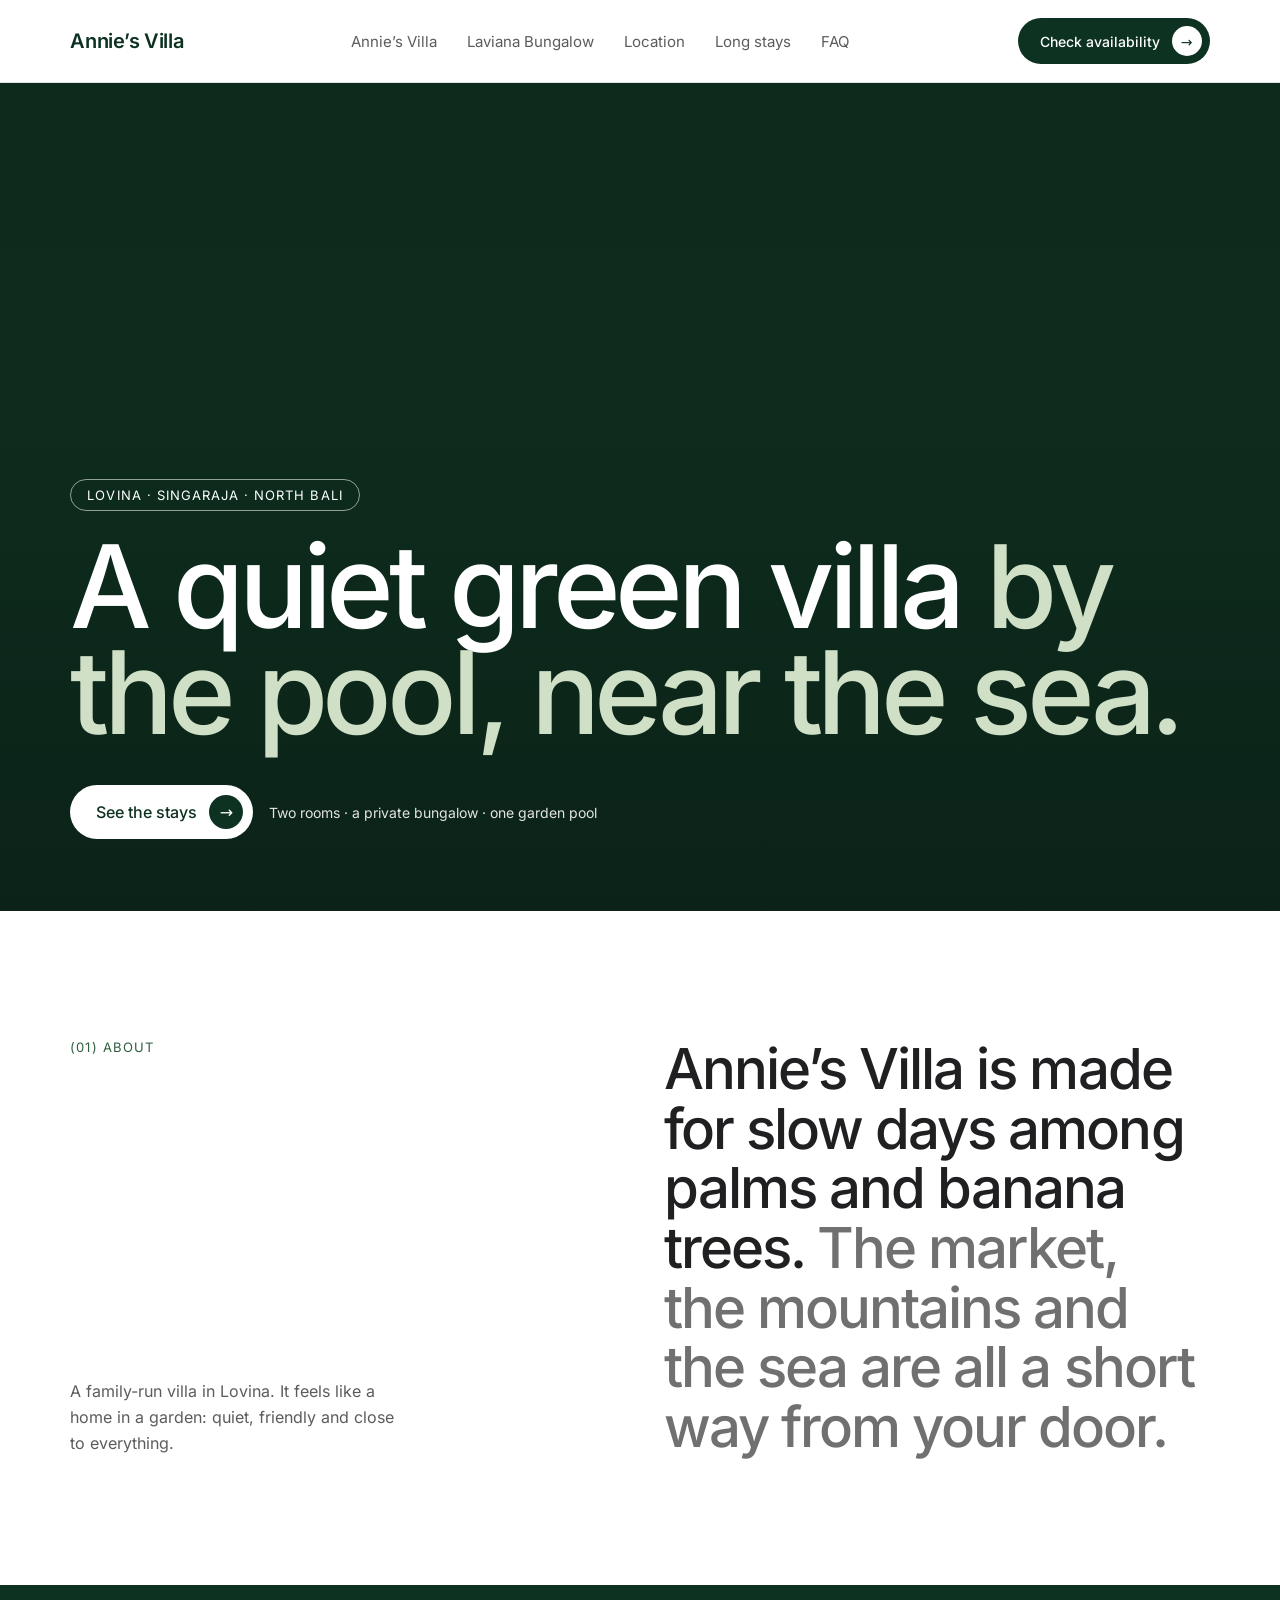
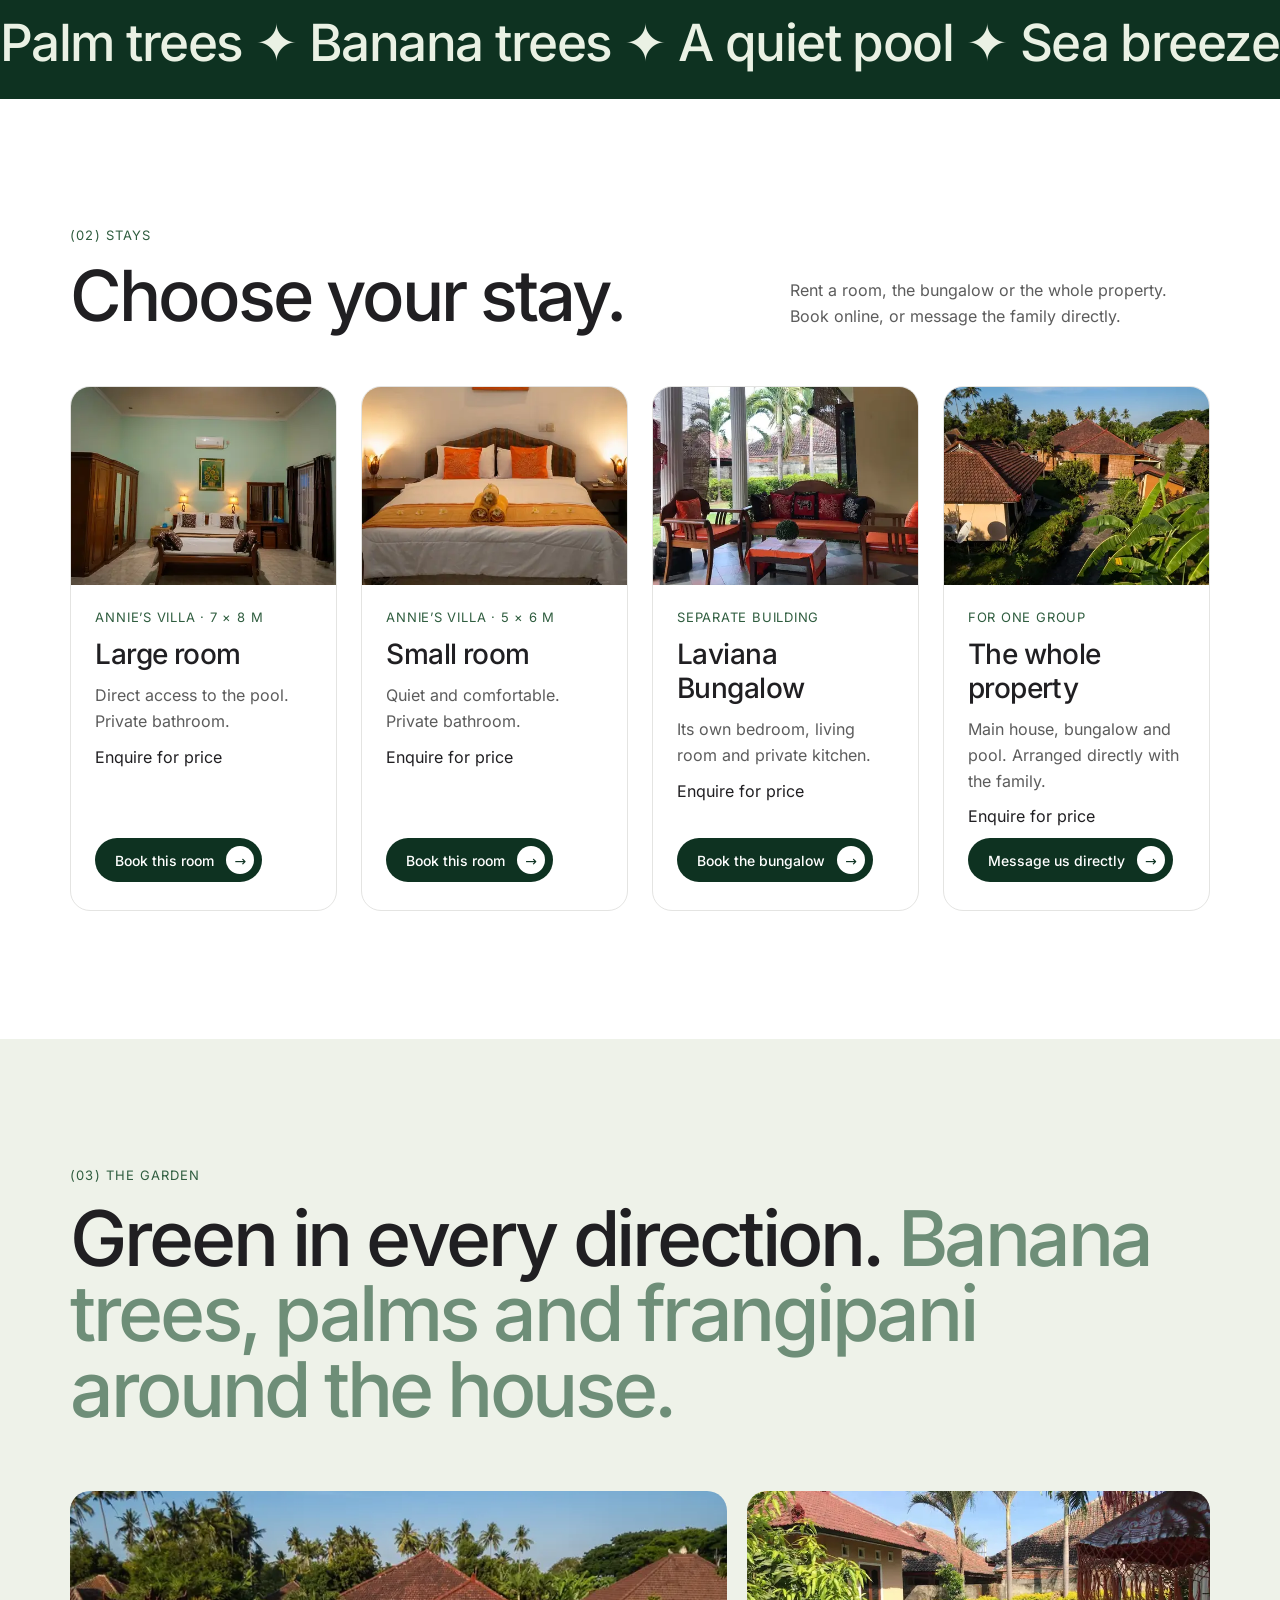
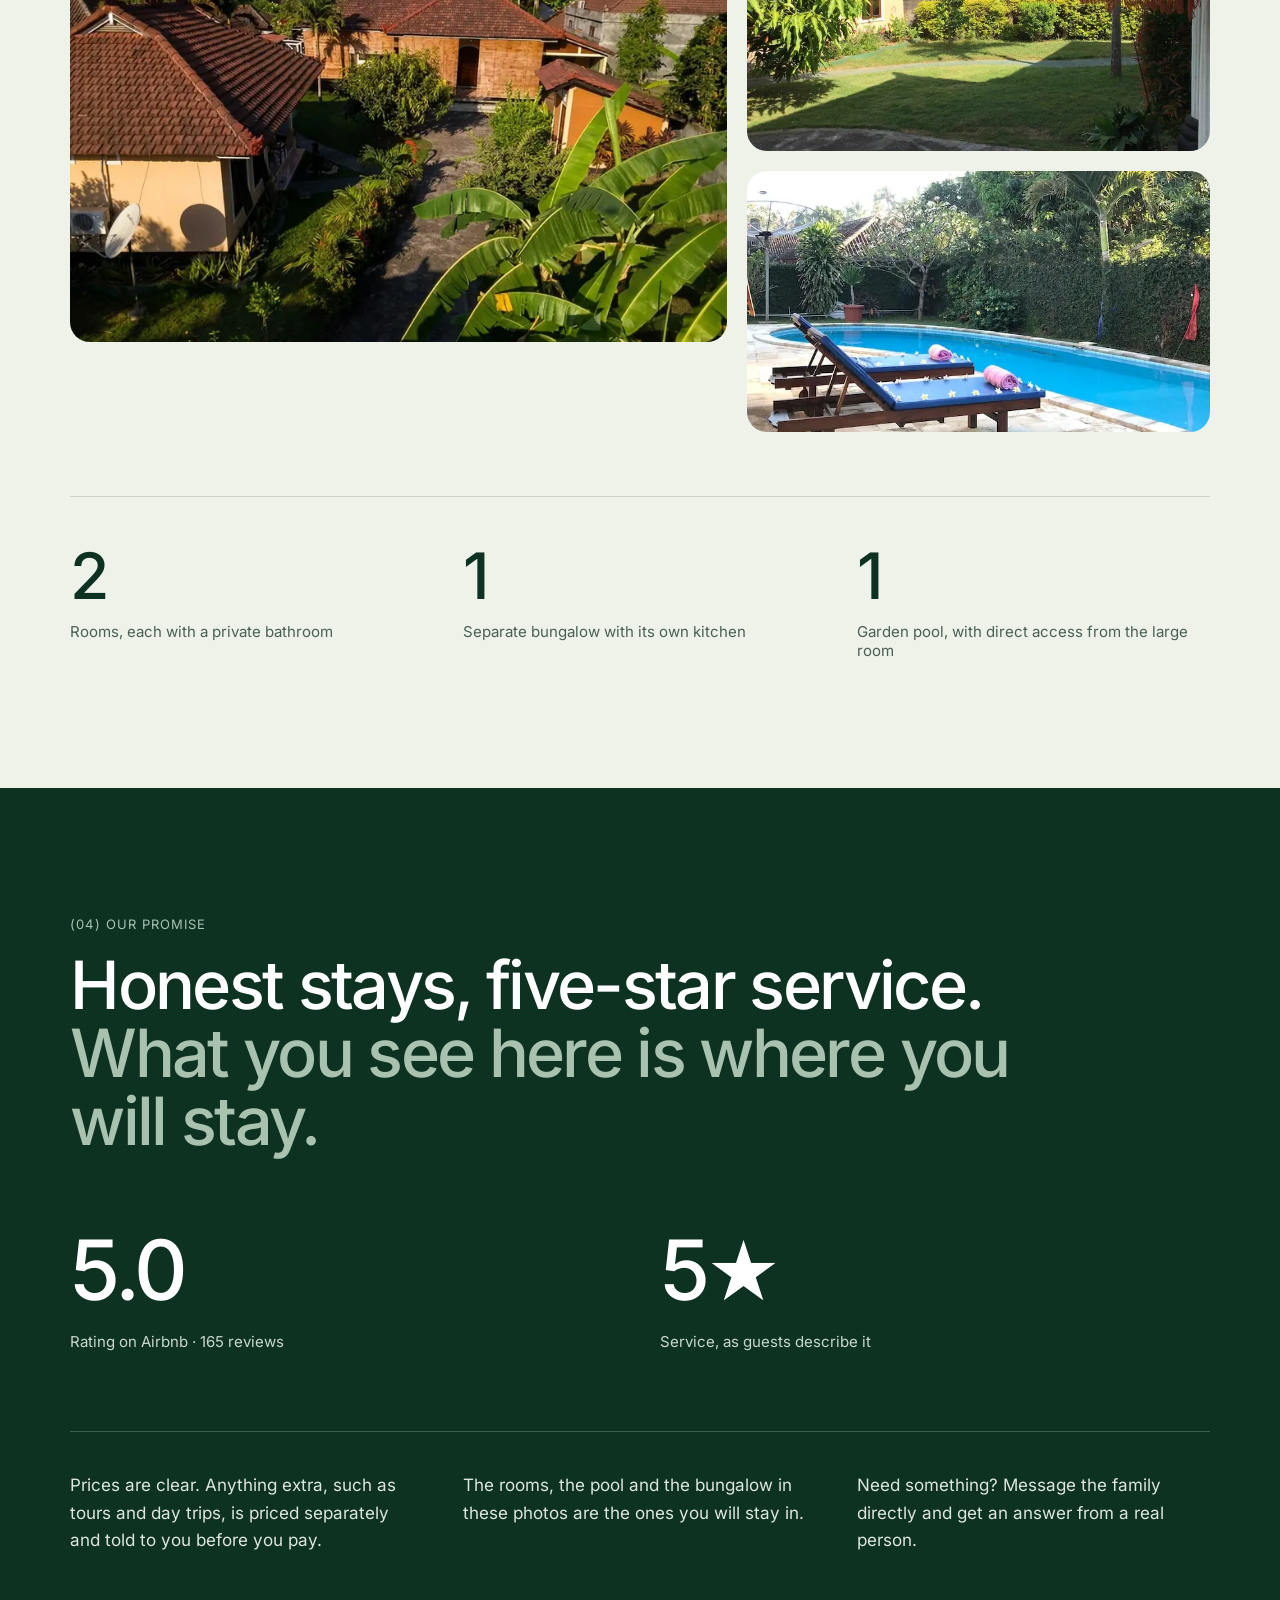
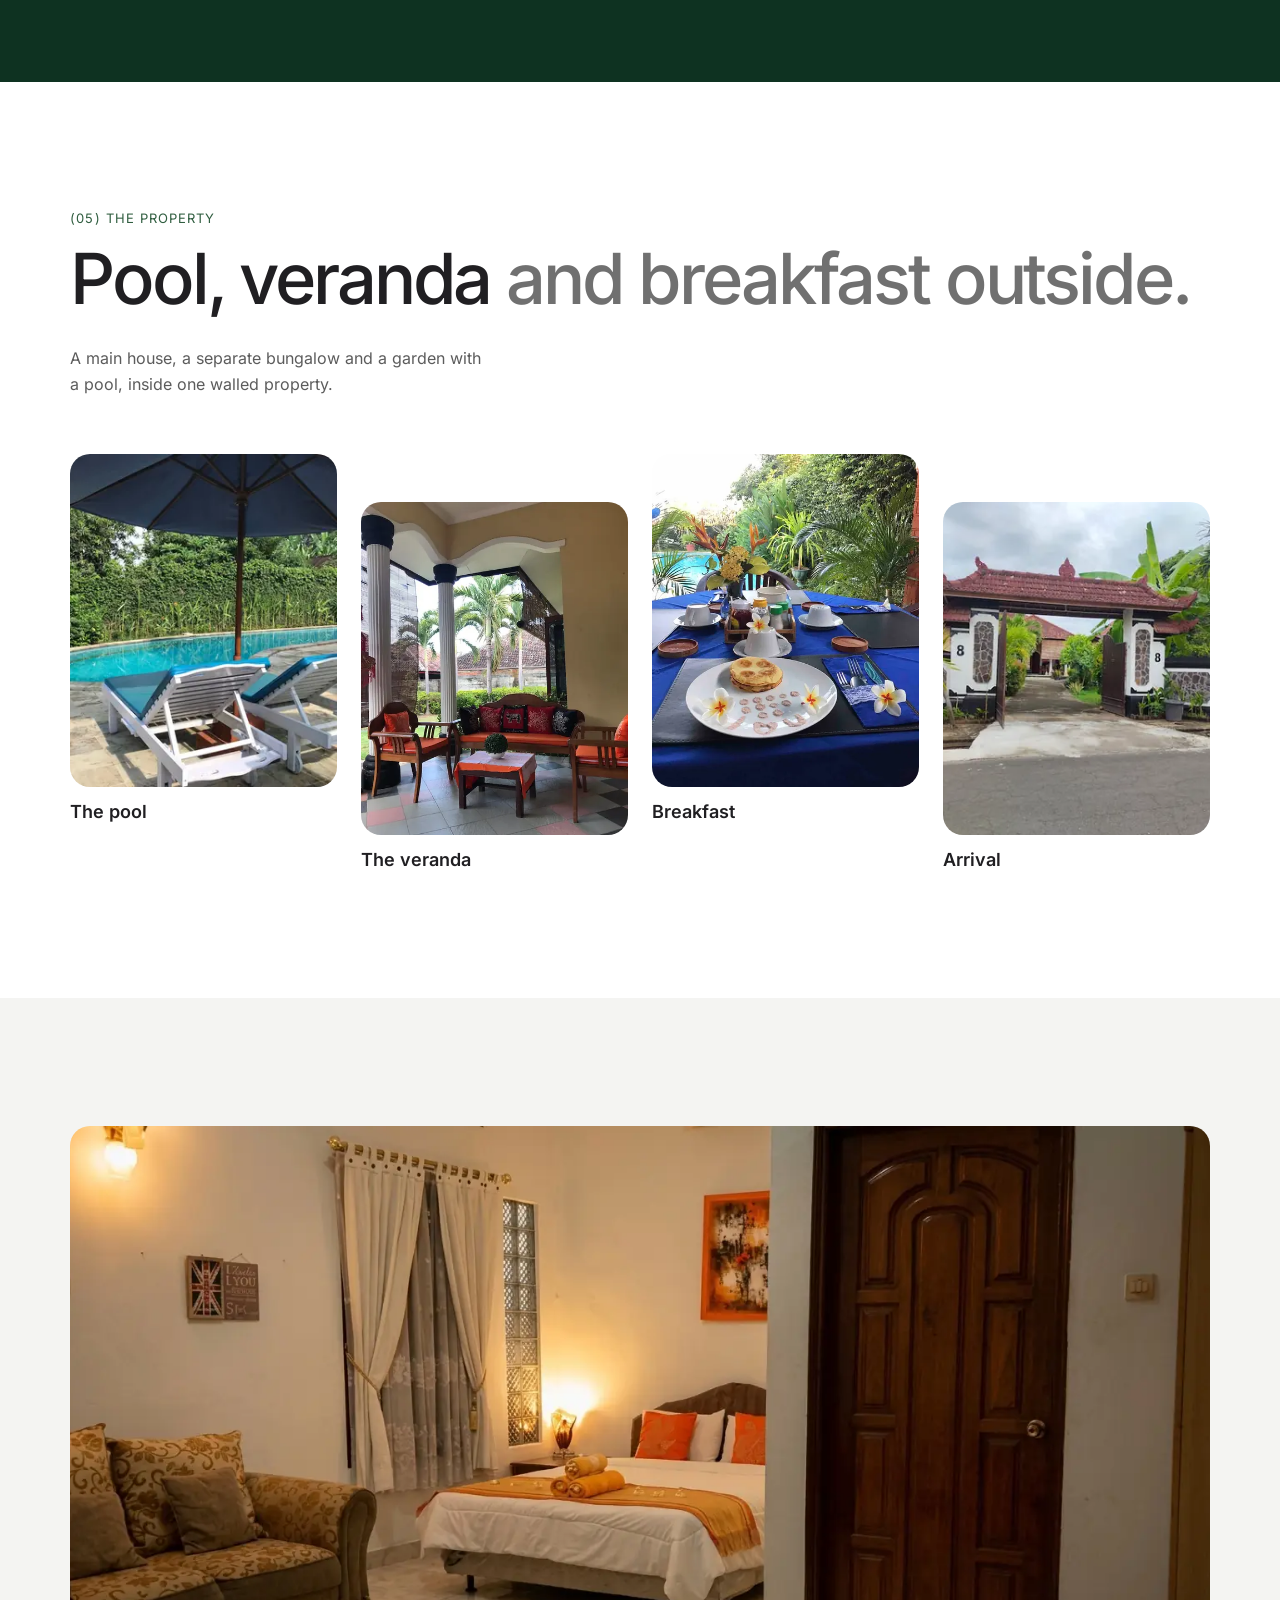
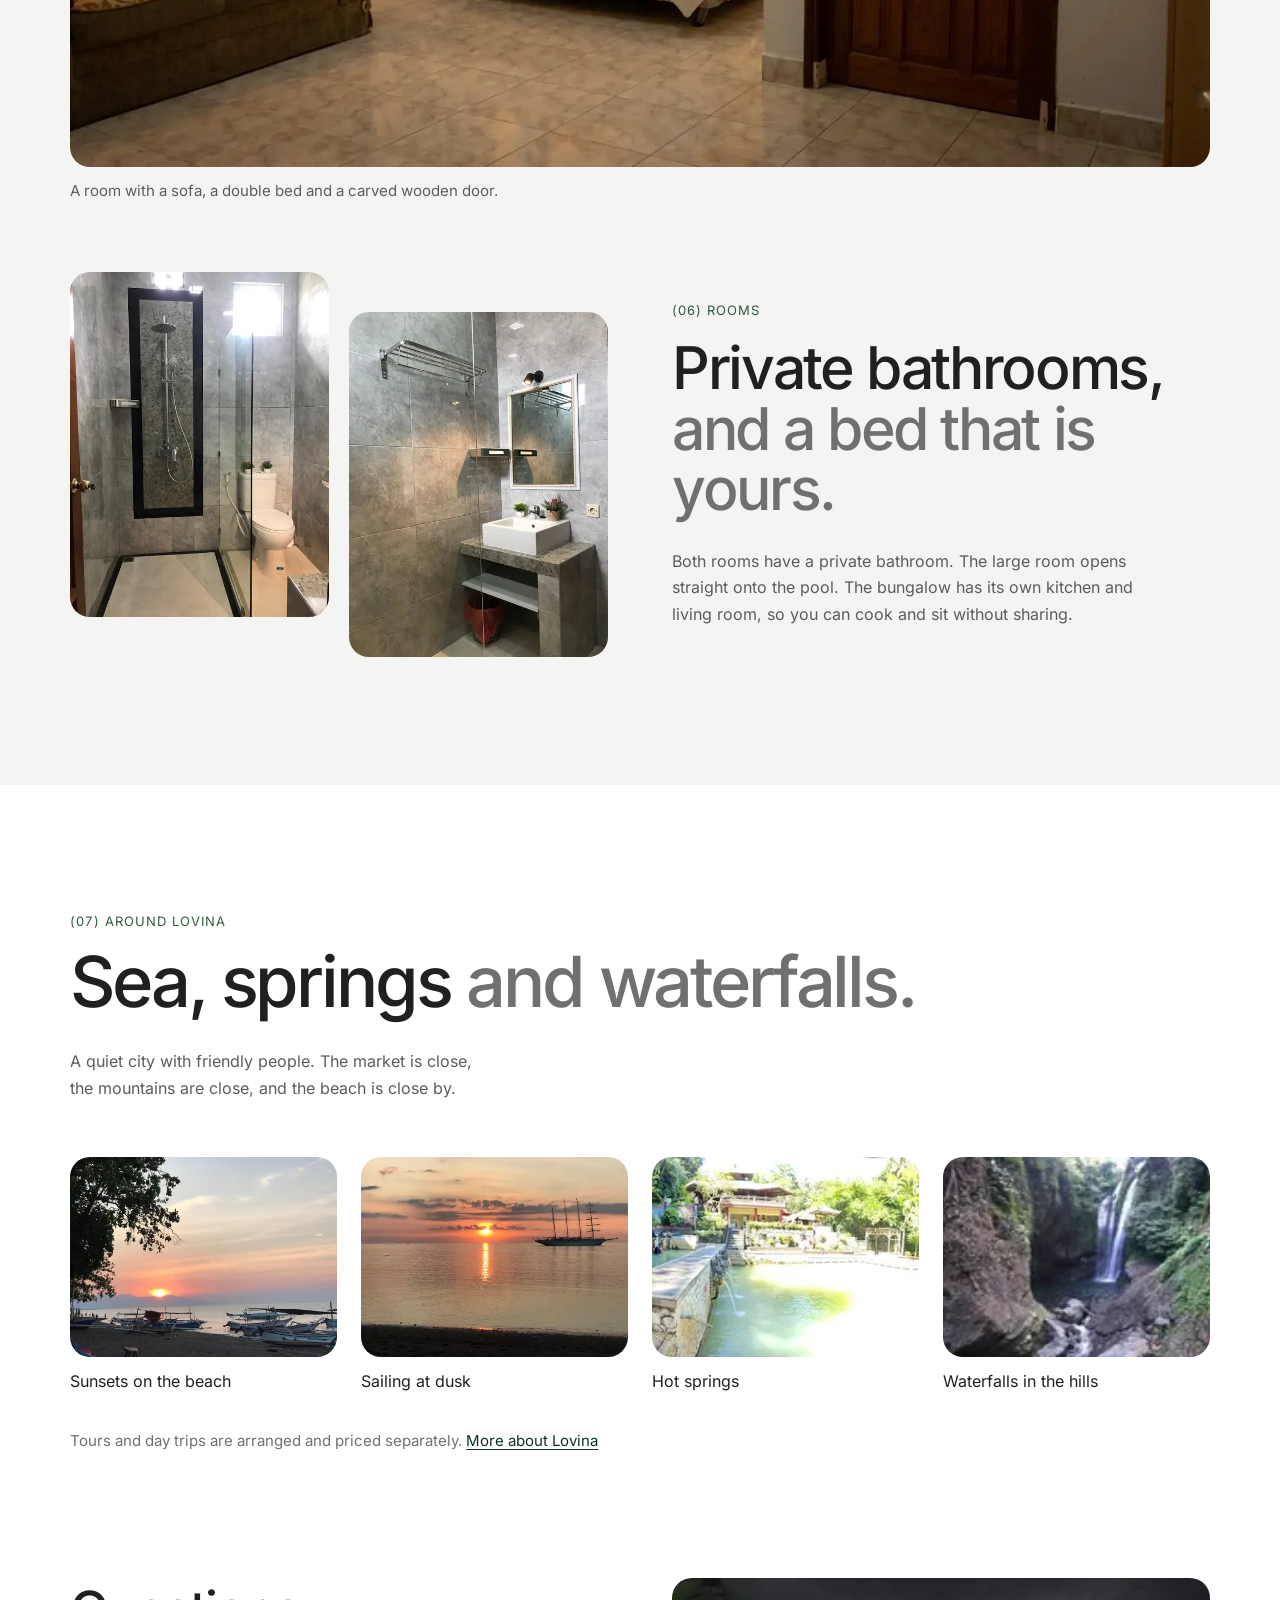
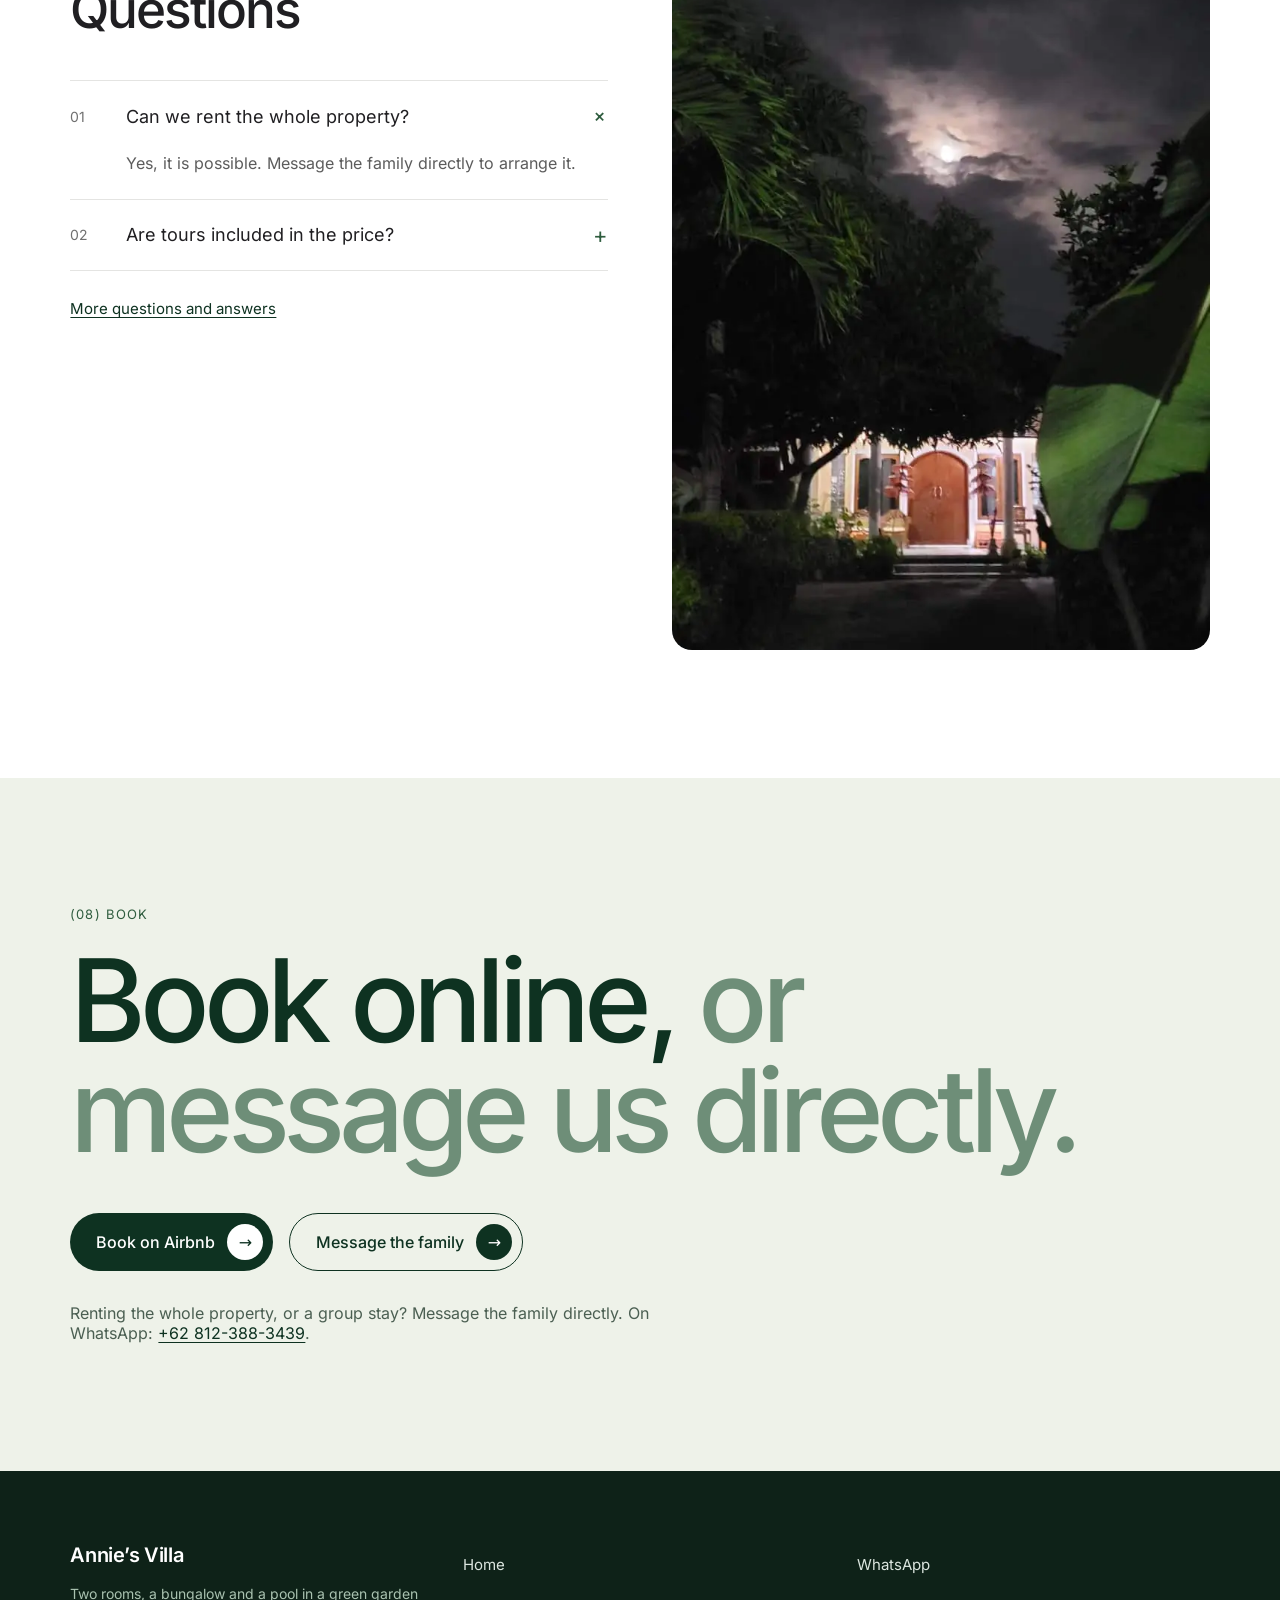
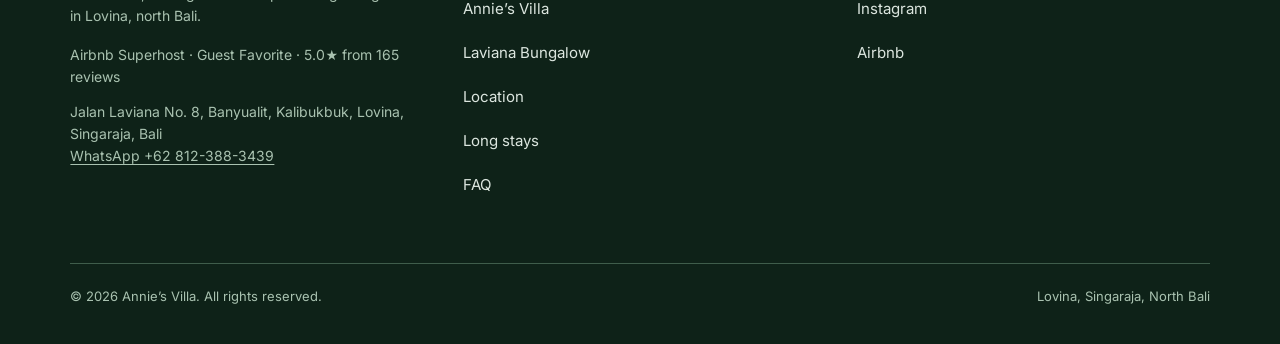
<file: site/index.html>
<!DOCTYPE html>
<html lang="en">
<head>
<meta charset="utf-8">
<meta name="viewport" content="width=device-width,initial-scale=1">
<title>Annie's Villa &amp; Laviana Bungalow — Pool Villa in Lovina, Bali</title>
<meta name="description" content="Quiet garden villa with a 16 m pool in Lovina, North Bali. Airbnb Superhost and Guest Favorite, 5.0★ from 165 reviews. Book direct on WhatsApp.">
<meta name="robots" content="noindex">
<link rel="canonical" href="https://ammaralfianmentor1985.github.io/default_designs/">
<meta name="theme-color" content="#0E3221">
<link rel="icon" href="./favicon.svg" type="image/svg+xml">
<link rel="icon" href="./favicon.ico" sizes="32x32">
<link rel="apple-touch-icon" href="./apple-touch-icon.png">
<meta property="og:type" content="website">
<meta property="og:site_name" content="Annie's Villa Lovina">
<meta property="og:locale" content="en_GB">
<meta property="og:title" content="Annie's Villa &amp; Laviana Bungalow — Pool Villa in Lovina, Bali">
<meta property="og:description" content="Quiet garden villa with a 16 m pool in Lovina, North Bali. Airbnb Superhost and Guest Favorite, 5.0★ from 165 reviews. Book direct on WhatsApp.">
<meta property="og:url" content="https://ammaralfianmentor1985.github.io/default_designs/">
<meta property="og:image" content="https://ammaralfianmentor1985.github.io/default_designs/images/og-annies-villa-lovina-1200.jpg">
<meta property="og:image:width" content="1200">
<meta property="og:image:height" content="630">
<meta property="og:image:alt" content="Pool at dusk at Annie’s Villa in Lovina, with the lit pavilion behind it">
<meta name="twitter:card" content="summary_large_image">
<meta name="twitter:title" content="Annie's Villa &amp; Laviana Bungalow — Pool Villa in Lovina, Bali">
<meta name="twitter:description" content="Quiet garden villa with a 16 m pool in Lovina, North Bali. Airbnb Superhost and Guest Favorite, 5.0★ from 165 reviews. Book direct on WhatsApp.">
<meta name="twitter:image" content="https://ammaralfianmentor1985.github.io/default_designs/images/og-annies-villa-lovina-1200.jpg">
<link rel="preload" href="./assets/fonts/inter-latin-var.woff2" as="font" type="font/woff2" crossorigin>
<link rel="preload" as="image" type="image/webp" fetchpriority="high" href="./images/annies-villa-lovina-pool-dusk-800.webp" imagesrcset="./images/annies-villa-lovina-pool-dusk-480.webp 480w, ./images/annies-villa-lovina-pool-dusk-800.webp 800w, ./images/annies-villa-lovina-pool-dusk-1040.webp 1040w, ./images/annies-villa-lovina-pool-dusk-1200.webp 1200w" imagesizes="100vw">
<link rel="stylesheet" href="./assets/css/site.css?v=3e787261">
<script type="application/ld+json">{"@context":"https://schema.org","@type":"LodgingBusiness","@id":"https://ammaralfianmentor1985.github.io/default_designs/#lodging","name":"Annie's Villa Lovina","alternateName":["Annie Villa","Laviana Bungalow at Annie's Villa"],"description":"Quiet garden villa with a 16 m pool in Lovina, North Bali: two rooms with private bathrooms and a separate bungalow with its own kitchen.","url":"https://ammaralfianmentor1985.github.io/default_designs/","image":["https://ammaralfianmentor1985.github.io/default_designs/images/annies-villa-lovina-pool-dusk-1200.jpg","https://ammaralfianmentor1985.github.io/default_designs/images/annies-villa-lovina-aerial-grounds-1200.jpg","https://ammaralfianmentor1985.github.io/default_designs/images/annies-villa-lovina-garden-lawn-1200.jpg"],"telephone":"+62-812-388-3439","address":{"@type":"PostalAddress","streetAddress":"Jalan Laviana No. 8, Banyualit, Kalibukbuk","addressLocality":"Lovina, Singaraja","addressRegion":"Bali","postalCode":"81152","addressCountry":"ID"},"checkinTime":"14:00","checkoutTime":"12:00","hasMap":"https://maps.app.goo.gl/fYGfdKSeuuMvpfvB6","amenityFeature":[{"@type":"LocationFeatureSpecification","name":"Outdoor swimming pool (16 m)","value":true},{"@type":"LocationFeatureSpecification","name":"Private bathroom in each room","value":true},{"@type":"LocationFeatureSpecification","name":"Private kitchen in the bungalow","value":true}],"sameAs":["https://www.airbnb.com/rooms/31995942","https://www.airbnb.com/users/profile/1463271766396267063","https://www.instagram.com/laviana_bungalow"],"containsPlace":[{"@type":"Accommodation","@id":"https://ammaralfianmentor1985.github.io/default_designs/annies-villa/#accommodation","name":"Annie's Villa rooms","url":"https://ammaralfianmentor1985.github.io/default_designs/annies-villa/"},{"@type":"Accommodation","@id":"https://ammaralfianmentor1985.github.io/default_designs/laviana-bungalow/#accommodation","name":"Laviana Bungalow","url":"https://ammaralfianmentor1985.github.io/default_designs/laviana-bungalow/"}]}</script>
</head>
<body>
<a class="skip" href="#main">Skip to content</a>
<div class="page">
<nav class="nav" aria-label="Main">
  <a class="nav__brand" href="./">Annie’s Villa</a>
  <div class="nav__links"><a class="navlink" href="./annies-villa/">Annie’s Villa</a><a class="navlink" href="./laviana-bungalow/">Laviana Bungalow</a><a class="navlink" href="./location/">Location</a><a class="navlink" href="./long-term/">Long stays</a><a class="navlink" href="./faq/">FAQ</a></div>
  <a class="pill pill--dark pill--sm" href="https://wa.me/628123883439?text=Hello%20Annie%E2%80%99s%20Villa%2C%20I%20would%20like%20to%20check%20availability." target="_blank" rel="noopener"><span class="long">Check availability</span><span class="short">Book</span> <span class="disc" aria-hidden="true">→</span></a>
</nav>
<main id="main">
<section id="top" class="hero">
  <div class="hero__slide"><picture><source type="image/webp" srcset="./images/annies-villa-lovina-pool-dusk-480.webp 480w, ./images/annies-villa-lovina-pool-dusk-800.webp 800w, ./images/annies-villa-lovina-pool-dusk-1040.webp 1040w, ./images/annies-villa-lovina-pool-dusk-1200.webp 1200w" sizes="100vw"><img src="./images/annies-villa-lovina-pool-dusk-800.jpg" srcset="./images/annies-villa-lovina-pool-dusk-800.jpg 800w, ./images/annies-villa-lovina-pool-dusk-1200.jpg 1200w" sizes="100vw" width="1200" height="896" alt="Pool at dusk at Annie’s Villa, with the lit pavilion behind it" fetchpriority="high"></picture></div>
  <div class="hero__slide"><picture><source type="image/webp" srcset="./images/annies-villa-lovina-aerial-grounds-480.webp 480w, ./images/annies-villa-lovina-aerial-grounds-800.webp 800w, ./images/annies-villa-lovina-aerial-grounds-1040.webp 1040w, ./images/annies-villa-lovina-aerial-grounds-1200.webp 1200w" sizes="100vw"><img src="./images/annies-villa-lovina-aerial-grounds-800.jpg" srcset="./images/annies-villa-lovina-aerial-grounds-800.jpg 800w, ./images/annies-villa-lovina-aerial-grounds-1200.jpg 1200w" sizes="100vw" width="1200" height="896" alt="Aerial view of the villa surrounded by palms and banana trees" loading="lazy"></picture></div>
  <div class="hero__slide"><picture><source type="image/webp" srcset="./images/annies-villa-lovina-room-sofa-bed-480.webp 480w, ./images/annies-villa-lovina-room-sofa-bed-800.webp 800w, ./images/annies-villa-lovina-room-sofa-bed-1040.webp 1040w, ./images/annies-villa-lovina-room-sofa-bed-1376.webp 1376w" sizes="100vw"><img src="./images/annies-villa-lovina-room-sofa-bed-800.jpg" srcset="./images/annies-villa-lovina-room-sofa-bed-800.jpg 800w, ./images/annies-villa-lovina-room-sofa-bed-1376.jpg 1376w" sizes="100vw" width="1376" height="768" alt="A room with a sofa, a double bed and a carved wooden door" loading="lazy" style="object-position:58% 50%"></picture></div>
  <div class="hero__slide"><picture><source type="image/webp" srcset="./images/annies-villa-lovina-garden-lawn-480.webp 480w, ./images/annies-villa-lovina-garden-lawn-800.webp 800w, ./images/annies-villa-lovina-garden-lawn-1040.webp 1040w, ./images/annies-villa-lovina-garden-lawn-1200.webp 1200w" sizes="100vw"><img src="./images/annies-villa-lovina-garden-lawn-800.jpg" srcset="./images/annies-villa-lovina-garden-lawn-800.jpg 800w, ./images/annies-villa-lovina-garden-lawn-1200.jpg 1200w" sizes="100vw" width="1200" height="675" alt="Green garden lawn beside the villa" loading="lazy"></picture></div>
  <div class="hero__shade"></div>
  <div class="hero__body">
    <p class="chip rise">Lovina · Singaraja · North Bali</p>
    <h1 class="hero__title rise rise--1">A quiet green villa <span class="tone--hero">by the pool, near the sea.</span></h1>
    <div class="hero__actions rise rise--2">
      <a class="pill pill--light pill--hero" href="#stays">See the stays <span class="disc" aria-hidden="true">→</span></a>
      <span class="hero__note">Two rooms · a private bungalow · one garden pool</span>
    </div>
  </div>
</section>

<section class="sec sec--page intro">
  <div class="reveal intro__side">
    <p class="eyebrow">(01) About</p>
    <p class="lead lead--340">A family-run villa in Lovina. It feels like a home in a garden: quiet, friendly and close to everything.</p>
  </div>
  <p class="reveal statement">Annie’s Villa is made for slow days among palms and banana trees. <span class="tone">The market, the mountains and the sea are all a short way from your door.</span></p>
</section>

<section class="marquee-band" aria-hidden="true">
  <div class="marquee">
    <span>Palm trees ✦ Banana trees ✦ A quiet pool ✦ Sea breeze ✦ Mountain air ✦ Friendly people ✦ Morning market ✦ </span>
    <span>Palm trees ✦ Banana trees ✦ A quiet pool ✦ Sea breeze ✦ Mountain air ✦ Friendly people ✦ Morning market ✦ </span>
  </div>
</section>

<section id="stays" class="sec sec--flush">
  <div class="sec-head sec-head--flush">
    <div>
      <p class="eyebrow mb-18">(02) Stays</p>
      <h2 class="h2 h2--84">Choose your stay. <span class="rail-hint tone">Scroll across →</span></h2>
    </div>
    <p class="lead">Rent a room, the bungalow or the whole property. Book online, or message the family directly.</p>
  </div>
  <div class="rail">
    <article class="card">
      <div class="zoom ar-4-3"><a href="./annies-villa/" tabindex="-1" aria-hidden="true"><picture><source type="image/webp" srcset="./images/annies-villa-lovina-large-room-480.webp 480w, ./images/annies-villa-lovina-large-room-800.webp 800w, ./images/annies-villa-lovina-large-room-1040.webp 1040w, ./images/annies-villa-lovina-large-room-1200.webp 1200w" sizes="(min-width:1200px) 25vw, min(420px, 82vw)"><img src="./images/annies-villa-lovina-large-room-800.jpg" srcset="./images/annies-villa-lovina-large-room-800.jpg 800w, ./images/annies-villa-lovina-large-room-1200.jpg 1200w" sizes="(min-width:1200px) 25vw, min(420px, 82vw)" width="1200" height="896" alt="Large bedroom with a double bed and wardrobe" loading="lazy"></picture></a></div>
      <div class="card__body">
        <p class="eyebrow eyebrow--card">Annie’s Villa · 7 × 8 m</p>
        <h3 class="card__title"><a href="./annies-villa/">Large room</a></h3>
        <p class="card__text">Direct access to the pool. Private bathroom.</p>
        <p class="card__price">Enquire for price</p>
        <a class="pill pill--dark pill--md" href="https://wa.me/628123883439?text=Hello%20Annie%E2%80%99s%20Villa%2C%20I%20would%20like%20to%20book%20the%20Large%20room%20(7%20%C3%97%208%20m).%0ADates%3A%0AGuests%3A" target="_blank" rel="noopener">Book this room <span class="disc" aria-hidden="true">→</span></a>
      </div>
    </article>
    <article class="card">
      <div class="zoom ar-4-3"><a href="./annies-villa/" tabindex="-1" aria-hidden="true"><picture><source type="image/webp" srcset="./images/annies-villa-lovina-small-room-480.webp 480w, ./images/annies-villa-lovina-small-room-768.webp 768w" sizes="(min-width:1200px) 25vw, min(420px, 82vw)"><img src="./images/annies-villa-lovina-small-room-768.jpg" sizes="(min-width:1200px) 25vw, min(420px, 82vw)" width="768" height="1376" alt="Double bed with orange cushions and towels" loading="lazy" style="object-position:50% 62%"></picture></a></div>
      <div class="card__body">
        <p class="eyebrow eyebrow--card">Annie’s Villa · 5 × 6 m</p>
        <h3 class="card__title"><a href="./annies-villa/">Small room</a></h3>
        <p class="card__text">Quiet and comfortable. Private bathroom.</p>
        <p class="card__price">Enquire for price</p>
        <a class="pill pill--dark pill--md" href="https://wa.me/628123883439?text=Hello%20Annie%E2%80%99s%20Villa%2C%20I%20would%20like%20to%20book%20the%20Small%20room%20(5%20%C3%97%206%20m).%0ADates%3A%0AGuests%3A" target="_blank" rel="noopener">Book this room <span class="disc" aria-hidden="true">→</span></a>
      </div>
    </article>
    <article class="card">
      <div class="zoom ar-4-3"><a href="./laviana-bungalow/" tabindex="-1" aria-hidden="true"><picture><source type="image/webp" srcset="./images/annies-villa-lovina-veranda-480.webp 480w, ./images/annies-villa-lovina-veranda-720.webp 720w" sizes="(min-width:1200px) 25vw, min(420px, 82vw)"><img src="./images/annies-villa-lovina-veranda-720.jpg" sizes="(min-width:1200px) 25vw, min(420px, 82vw)" width="720" height="960" alt="Covered veranda with sofa and armchairs" loading="lazy" style="object-position:50% 70%"></picture></a></div>
      <div class="card__body">
        <p class="eyebrow eyebrow--card">Separate building</p>
        <h3 class="card__title"><a href="./laviana-bungalow/">Laviana Bungalow</a></h3>
        <p class="card__text">Its own bedroom, living room and private kitchen.</p>
        <p class="card__price">Enquire for price</p>
        <a class="pill pill--dark pill--md" href="https://wa.me/628123883439?text=Hello%20Annie%E2%80%99s%20Villa%2C%20I%20would%20like%20to%20book%20Laviana%20Bungalow.%0ADates%3A%0AGuests%3A" target="_blank" rel="noopener">Book the bungalow <span class="disc" aria-hidden="true">→</span></a>
      </div>
    </article>
    <article class="card">
      <div class="zoom ar-4-3"><picture><source type="image/webp" srcset="./images/annies-villa-lovina-aerial-grounds-480.webp 480w, ./images/annies-villa-lovina-aerial-grounds-800.webp 800w, ./images/annies-villa-lovina-aerial-grounds-1040.webp 1040w, ./images/annies-villa-lovina-aerial-grounds-1200.webp 1200w" sizes="(min-width:1200px) 25vw, min(420px, 82vw)"><img src="./images/annies-villa-lovina-aerial-grounds-800.jpg" srcset="./images/annies-villa-lovina-aerial-grounds-800.jpg 800w, ./images/annies-villa-lovina-aerial-grounds-1200.jpg 1200w" sizes="(min-width:1200px) 25vw, min(420px, 82vw)" width="1200" height="896" alt="Aerial view of the main house, bungalow and green grounds" loading="lazy"></picture></div>
      <div class="card__body">
        <p class="eyebrow eyebrow--card">For one group</p>
        <h3 class="card__title">The whole property</h3>
        <p class="card__text">Main house, bungalow and pool. Arranged directly with the family.</p>
        <p class="card__price">Enquire for price</p>
        <a class="pill pill--dark pill--md" href="https://wa.me/628123883439?text=Hello%20Annie%E2%80%99s%20Villa%2C%20I%20would%20like%20to%20ask%20about%20renting%20the%20whole%20property.%0ADates%3A%0AGuests%3A" target="_blank" rel="noopener">Message us directly <span class="disc" aria-hidden="true">→</span></a>
      </div>
    </article>
  </div>
</section>

<section id="green" class="sec sec--pale">
  <div class="wrap">
    <p class="eyebrow mb-18">(03) The garden</p>
    <h2 class="reveal h2 h2--96">Green in every direction. <span class="tone--sage">Banana trees, palms and frangipani around the house.</span></h2>
    <div class="garden-grid">
      <div class="zoom reveal rounded ar-16-11 garden-grid__main"><picture><source type="image/webp" srcset="./images/annies-villa-lovina-aerial-grounds-480.webp 480w, ./images/annies-villa-lovina-aerial-grounds-800.webp 800w, ./images/annies-villa-lovina-aerial-grounds-1040.webp 1040w, ./images/annies-villa-lovina-aerial-grounds-1200.webp 1200w" sizes="(min-width:761px) 58vw, 100vw"><img src="./images/annies-villa-lovina-aerial-grounds-800.jpg" srcset="./images/annies-villa-lovina-aerial-grounds-800.jpg 800w, ./images/annies-villa-lovina-aerial-grounds-1200.jpg 1200w" sizes="(min-width:761px) 58vw, 100vw" width="1200" height="896" alt="Aerial view of the villa among palm and banana trees" loading="lazy"></picture></div>
      <div class="garden-grid__side">
        <div class="zoom reveal rounded ar-16-9"><picture><source type="image/webp" srcset="./images/annies-villa-lovina-garden-lawn-480.webp 480w, ./images/annies-villa-lovina-garden-lawn-800.webp 800w, ./images/annies-villa-lovina-garden-lawn-1040.webp 1040w, ./images/annies-villa-lovina-garden-lawn-1200.webp 1200w" sizes="(min-width:761px) 40vw, 100vw"><img src="./images/annies-villa-lovina-garden-lawn-800.jpg" srcset="./images/annies-villa-lovina-garden-lawn-800.jpg 800w, ./images/annies-villa-lovina-garden-lawn-1200.jpg 1200w" sizes="(min-width:761px) 40vw, 100vw" width="1200" height="675" alt="Garden lawn and trees" loading="lazy"></picture></div>
        <div class="zoom reveal rounded ar-16-9"><picture><source type="image/webp" srcset="./images/annies-villa-lovina-pool-frangipani-480.webp 480w, ./images/annies-villa-lovina-pool-frangipani-720.webp 720w" sizes="(min-width:761px) 40vw, 100vw"><img src="./images/annies-villa-lovina-pool-frangipani-720.jpg" sizes="(min-width:761px) 40vw, 100vw" width="720" height="960" alt="Frangipani by the pool" loading="lazy"></picture></div>
      </div>
    </div>
    <div class="stats">
      <div><div class="stat__n">2</div><div class="stat__c">Rooms, each with a private bathroom</div></div>
      <div><div class="stat__n">1</div><div class="stat__c">Separate bungalow with its own kitchen</div></div>
      <div><div class="stat__n">1</div><div class="stat__c">Garden pool, with direct access from the large room</div></div>
    </div>
  </div>
</section>

<section id="honest" class="sec sec--md sec--dark">
  <div class="wrap--1280">
    <p class="eyebrow eyebrow--dark mb-20">(04) Our promise</p>
    <h2 class="reveal h2 h2--76">Honest stays, five-star service. <span class="tone--mist">What you see here is where you will stay.</span></h2>
    <div class="stats stats--dark">
      <div><div class="stat__n">5.0</div><div class="stat__c">Rating on Airbnb · 165 reviews</div></div>
      <div><div class="stat__n">5★</div><div class="stat__c">Service, as guests describe it</div></div>
    </div>
    <div class="promise">
      <p>Prices are clear. Anything extra, such as tours and day trips, is priced separately and told to you before you pay.</p>
      <p>The rooms, the pool and the bungalow in these photos are the ones you will stay in.</p>
      <p>Need something? Message the family directly and get an answer from a real person.</p>
    </div>
  </div>
</section>

<section id="property" class="sec sec--page">
  <div class="sec-head">
    <div>
      <p class="eyebrow mb-18">(05) The property</p>
      <h2 class="h2 h2--84">Pool, veranda <span class="tone">and breakfast outside.</span></h2>
    </div>
    <p class="lead">A main house, a separate bungalow and a garden with a pool, inside one walled property.</p>
  </div>
  <div class="figs">
    <figure class="reveal"><div class="zoom rounded ar-4-5"><picture><source type="image/webp" srcset="./images/annies-villa-lovina-pool-loungers-480.webp 480w, ./images/annies-villa-lovina-pool-loungers-800.webp 800w, ./images/annies-villa-lovina-pool-loungers-1040.webp 1040w, ./images/annies-villa-lovina-pool-loungers-1200.webp 1200w" sizes="(min-width:1100px) 22vw, (min-width:600px) 46vw, 100vw"><img src="./images/annies-villa-lovina-pool-loungers-800.jpg" srcset="./images/annies-villa-lovina-pool-loungers-800.jpg 800w, ./images/annies-villa-lovina-pool-loungers-1200.jpg 1200w" sizes="(min-width:1100px) 22vw, (min-width:600px) 46vw, 100vw" width="1200" height="900" alt="Two loungers beside the swimming pool" loading="lazy"></picture></div><figcaption class="fig__cap">The pool</figcaption></figure>
    <figure class="reveal figs__drop"><div class="zoom rounded ar-4-5"><picture><source type="image/webp" srcset="./images/annies-villa-lovina-veranda-480.webp 480w, ./images/annies-villa-lovina-veranda-720.webp 720w" sizes="(min-width:1100px) 22vw, (min-width:600px) 46vw, 100vw"><img src="./images/annies-villa-lovina-veranda-720.jpg" sizes="(min-width:1100px) 22vw, (min-width:600px) 46vw, 100vw" width="720" height="960" alt="Covered veranda with sofa and armchairs" loading="lazy"></picture></div><figcaption class="fig__cap">The veranda</figcaption></figure>
    <figure class="reveal"><div class="zoom rounded ar-4-5"><picture><source type="image/webp" srcset="./images/annies-villa-lovina-breakfast-terrace-480.webp 480w, ./images/annies-villa-lovina-breakfast-terrace-720.webp 720w" sizes="(min-width:1100px) 22vw, (min-width:600px) 46vw, 100vw"><img src="./images/annies-villa-lovina-breakfast-terrace-720.jpg" sizes="(min-width:1100px) 22vw, (min-width:600px) 46vw, 100vw" width="720" height="960" alt="Breakfast served on the terrace" loading="lazy"></picture></div><figcaption class="fig__cap">Breakfast</figcaption></figure>
    <figure class="reveal figs__drop"><div class="zoom rounded ar-4-5"><picture><source type="image/webp" srcset="./images/annies-villa-lovina-entrance-gate-480.webp 480w, ./images/annies-villa-lovina-entrance-gate-720.webp 720w" sizes="(min-width:1100px) 22vw, (min-width:600px) 46vw, 100vw"><img src="./images/annies-villa-lovina-entrance-gate-720.jpg" sizes="(min-width:1100px) 22vw, (min-width:600px) 46vw, 100vw" width="720" height="540" alt="Carved stone gate at the entrance" loading="lazy"></picture></div><figcaption class="fig__cap">Arrival</figcaption></figure>
  </div>
</section>

<section class="sec sec--md sec--soft">
  <div class="wrap">
    <figure class="reveal rooms-lead">
      <div class="zoom rounded ar-16-9"><picture><source type="image/webp" srcset="./images/annies-villa-lovina-room-sofa-bed-480.webp 480w, ./images/annies-villa-lovina-room-sofa-bed-800.webp 800w, ./images/annies-villa-lovina-room-sofa-bed-1040.webp 1040w, ./images/annies-villa-lovina-room-sofa-bed-1376.webp 1376w" sizes="100vw"><img src="./images/annies-villa-lovina-room-sofa-bed-800.jpg" srcset="./images/annies-villa-lovina-room-sofa-bed-800.jpg 800w, ./images/annies-villa-lovina-room-sofa-bed-1376.jpg 1376w" sizes="100vw" width="1376" height="768" alt="A room with a patterned sofa, a double bed with orange cushions and a carved wooden door" loading="lazy"></picture></div>
      <figcaption class="fig__cap fig__cap--15">A room with a sofa, a double bed and a carved wooden door.</figcaption>
    </figure>
    <div class="split">
      <div class="duo">
        <div class="zoom rounded ar-3-4"><picture><source type="image/webp" srcset="./images/annies-villa-lovina-bathroom-shower-480.webp 480w, ./images/annies-villa-lovina-bathroom-shower-720.webp 720w" sizes="(min-width:700px) 22vw, 45vw"><img src="./images/annies-villa-lovina-bathroom-shower-720.jpg" sizes="(min-width:700px) 22vw, 45vw" width="720" height="960" alt="Walk-in shower with grey tiles" loading="lazy"></picture></div>
        <div class="zoom rounded ar-3-4 duo__drop"><picture><source type="image/webp" srcset="./images/annies-villa-lovina-bathroom-basin-480.webp 480w, ./images/annies-villa-lovina-bathroom-basin-720.webp 720w" sizes="(min-width:700px) 22vw, 45vw"><img src="./images/annies-villa-lovina-bathroom-basin-720.jpg" sizes="(min-width:700px) 22vw, 45vw" width="720" height="960" alt="Basin and mirror in the bathroom" loading="lazy"></picture></div>
      </div>
      <div>
        <p class="eyebrow mb-20">(06) Rooms</p>
        <h2 class="h2 h2--64">Private bathrooms, <span class="tone">and a bed that is yours.</span></h2>
        <p class="lead lead--480">Both rooms have a private bathroom. The large room opens straight onto the pool. The bungalow has its own kitchen and living room, so you can cook and sit without sharing.</p>
      </div>
    </div>
  </div>
</section>

<section id="lovina" class="sec sec--page">
  <div class="sec-head">
    <div>
      <p class="eyebrow mb-18">(07) Around Lovina</p>
      <h2 class="h2 h2--84">Sea, springs <span class="tone">and waterfalls.</span></h2>
    </div>
    <p class="lead">A quiet city with friendly people. The market is close, the mountains are close, and the beach is close by.</p>
  </div>
  <div class="figs figs--230">
    <figure class="reveal"><div class="zoom rounded ar-4-3"><picture><source type="image/webp" srcset="./images/lovina-beach-sunset-480.webp 480w, ./images/lovina-beach-sunset-800.webp 800w, ./images/lovina-beach-sunset-1040.webp 1040w, ./images/lovina-beach-sunset-1200.webp 1200w" sizes="(min-width:1100px) 22vw, (min-width:600px) 46vw, 100vw"><img src="./images/lovina-beach-sunset-800.jpg" srcset="./images/lovina-beach-sunset-800.jpg 800w, ./images/lovina-beach-sunset-1200.jpg 1200w" sizes="(min-width:1100px) 22vw, (min-width:600px) 46vw, 100vw" width="1200" height="900" alt="Sunset over the sea" loading="lazy"></picture></div><figcaption class="fig__cap fig__cap--16">Sunsets on the beach</figcaption></figure>
    <figure class="reveal"><div class="zoom rounded ar-4-3"><picture><source type="image/webp" srcset="./images/lovina-sailing-ship-dusk-480.webp 480w, ./images/lovina-sailing-ship-dusk-720.webp 720w" sizes="(min-width:1100px) 22vw, (min-width:600px) 46vw, 100vw"><img src="./images/lovina-sailing-ship-dusk-720.jpg" sizes="(min-width:1100px) 22vw, (min-width:600px) 46vw, 100vw" width="720" height="540" alt="Sailing ship at dusk" loading="lazy"></picture></div><figcaption class="fig__cap fig__cap--16">Sailing at dusk</figcaption></figure>
    <figure class="reveal"><div class="zoom rounded ar-4-3"><picture><source type="image/webp" srcset="./images/lovina-hot-spring-pools-480.webp 480w, ./images/lovina-hot-spring-pools-720.webp 720w" sizes="(min-width:1100px) 22vw, (min-width:600px) 46vw, 100vw"><img src="./images/lovina-hot-spring-pools-720.jpg" sizes="(min-width:1100px) 22vw, (min-width:600px) 46vw, 100vw" width="720" height="315" alt="Hot spring pools beside a temple" loading="lazy"></picture></div><figcaption class="fig__cap fig__cap--16">Hot springs</figcaption></figure>
    <figure class="reveal"><div class="zoom rounded ar-4-3"><picture><source type="image/webp" srcset="./images/lovina-waterfall-forest-480.webp 480w, ./images/lovina-waterfall-forest-800.webp 800w, ./images/lovina-waterfall-forest-1040.webp 1040w, ./images/lovina-waterfall-forest-1200.webp 1200w" sizes="(min-width:1100px) 22vw, (min-width:600px) 46vw, 100vw"><img src="./images/lovina-waterfall-forest-800.jpg" srcset="./images/lovina-waterfall-forest-800.jpg 800w, ./images/lovina-waterfall-forest-1200.jpg 1200w" sizes="(min-width:1100px) 22vw, (min-width:600px) 46vw, 100vw" width="1200" height="272" alt="Waterfall in the forest" loading="lazy" style="object-position:57% 50%"></picture></div><figcaption class="fig__cap fig__cap--16">Waterfalls in the hills</figcaption></figure>
  </div>
  <p class="note note--grey">Tours and day trips are arranged and priced separately. <a class="link" href="./location/">More about Lovina</a></p>
</section>

<section id="faq" class="sec sec--md sec--page sec--tail faq">
  <div>
    <h2 class="h2 h2--60">Questions</h2>
    <div class="faq__list">
      <details open><summary class="q"><span class="q__n">01</span><span class="q__t">Can we rent the whole property?</span><span class="plus" aria-hidden="true">+</span></summary><p class="a">Yes, it is possible. Message the family directly to arrange it.</p></details>
      <details><summary class="q"><span class="q__n">02</span><span class="q__t">Are tours included in the price?</span><span class="plus" aria-hidden="true">+</span></summary><p class="a">No. Tours and day trips are priced separately, and we tell you the price before you pay.</p></details>
    </div>
    <p class="note note--grey note--tight"><a class="link" href="./faq/">More questions and answers</a></p>
  </div>
  <div class="zoom rounded ar-4-5"><picture><source type="image/webp" srcset="./images/annies-villa-lovina-front-door-night-480.webp 480w, ./images/annies-villa-lovina-front-door-night-720.webp 720w" sizes="(min-width:700px) 42vw, 100vw"><img src="./images/annies-villa-lovina-front-door-night-720.jpg" sizes="(min-width:700px) 42vw, 100vw" width="720" height="1599" alt="Front door of the villa at night under a moonlit sky" loading="lazy"></picture></div>
</section>

<section id="contact" class="sec sec--md sec--pale">
  <div class="wrap">
    <p class="eyebrow mb-24">(08) Book</p>
    <h2 class="reveal h2 h2--132">Book online, <span class="tone--sage">or message us directly.</span></h2>
    <div class="actions">
      <a class="pill pill--dark pill--lg" href="https://www.airbnb.com/users/profile/1463271766396267063" target="_blank" rel="noopener">Book on Airbnb <span class="disc" aria-hidden="true">→</span></a>
      
      <a class="pill pill--outline pill--lg" href="https://wa.me/628123883439?text=Hello%20Annie%E2%80%99s%20Villa%2C%20I%20would%20like%20to%20check%20availability." target="_blank" rel="noopener">Message the family <span class="disc" aria-hidden="true">→</span></a>
    </div>
    <p class="note">Renting the whole property, or a group stay? Message the family directly. On WhatsApp: <a class="link" href="https://wa.me/628123883439?text=Hello%20Annie%E2%80%99s%20Villa%2C%20I%20would%20like%20to%20check%20availability." target="_blank" rel="noopener">+62 812-388-3439</a>.</p>
  </div>
</section>
</main>
<footer class="footer">
  <div class="footer__grid">
    <div>
      <div class="footer__brand">Annie’s Villa</div>
      <p class="footer__blurb">Two rooms, a bungalow and a pool in a green garden in Lovina, north Bali.</p>
      <p class="footer__blurb">Airbnb Superhost · Guest Favorite · 5.0★ from 165 reviews</p>
      <address class="footer__address">Jalan Laviana No. 8, Banyualit, Kalibukbuk, Lovina, Singaraja, Bali<br><a href="https://wa.me/628123883439?text=Hello%20Annie%E2%80%99s%20Villa%2C%20I%20would%20like%20to%20check%20availability." target="_blank" rel="noopener">WhatsApp +62 812-388-3439</a></address>
    </div>
    <div class="footlinks"><a href="./">Home</a><a href="./annies-villa/">Annie’s Villa</a><a href="./laviana-bungalow/">Laviana Bungalow</a><a href="./location/">Location</a><a href="./long-term/">Long stays</a><a href="./faq/">FAQ</a></div>
    <div class="footlinks"><a href="https://wa.me/628123883439?text=Hello%20Annie%E2%80%99s%20Villa%2C%20I%20would%20like%20to%20check%20availability." target="_blank" rel="noopener">WhatsApp</a><a href="https://www.instagram.com/laviana_bungalow" target="_blank" rel="noopener">Instagram</a><a href="https://www.airbnb.com/users/profile/1463271766396267063" target="_blank" rel="noopener">Airbnb</a></div>
  </div>
  <div class="footer__bottom">
    <span>© 2026 Annie’s Villa. All rights reserved.</span>
    <span>Lovina, Singaraja, North Bali</span>
  </div>
</footer>
</div>
</body>
</html>
</file>
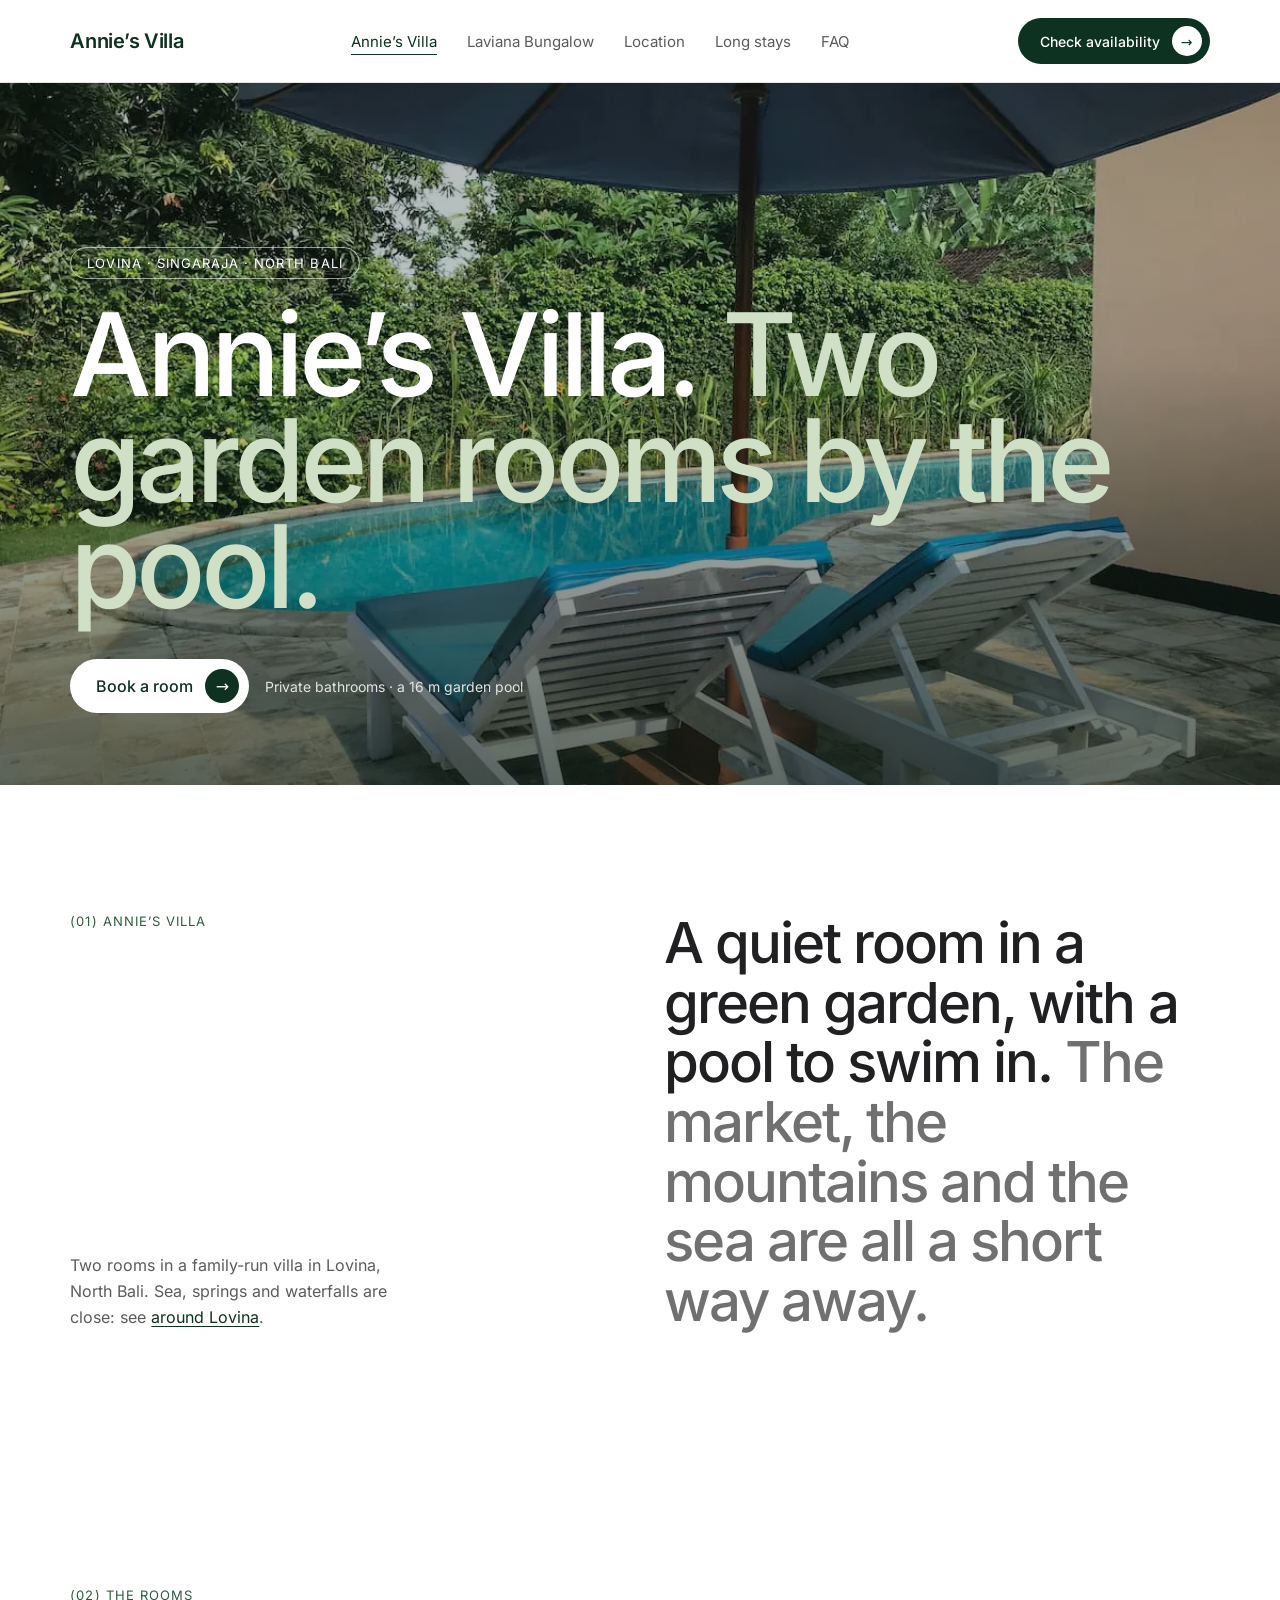
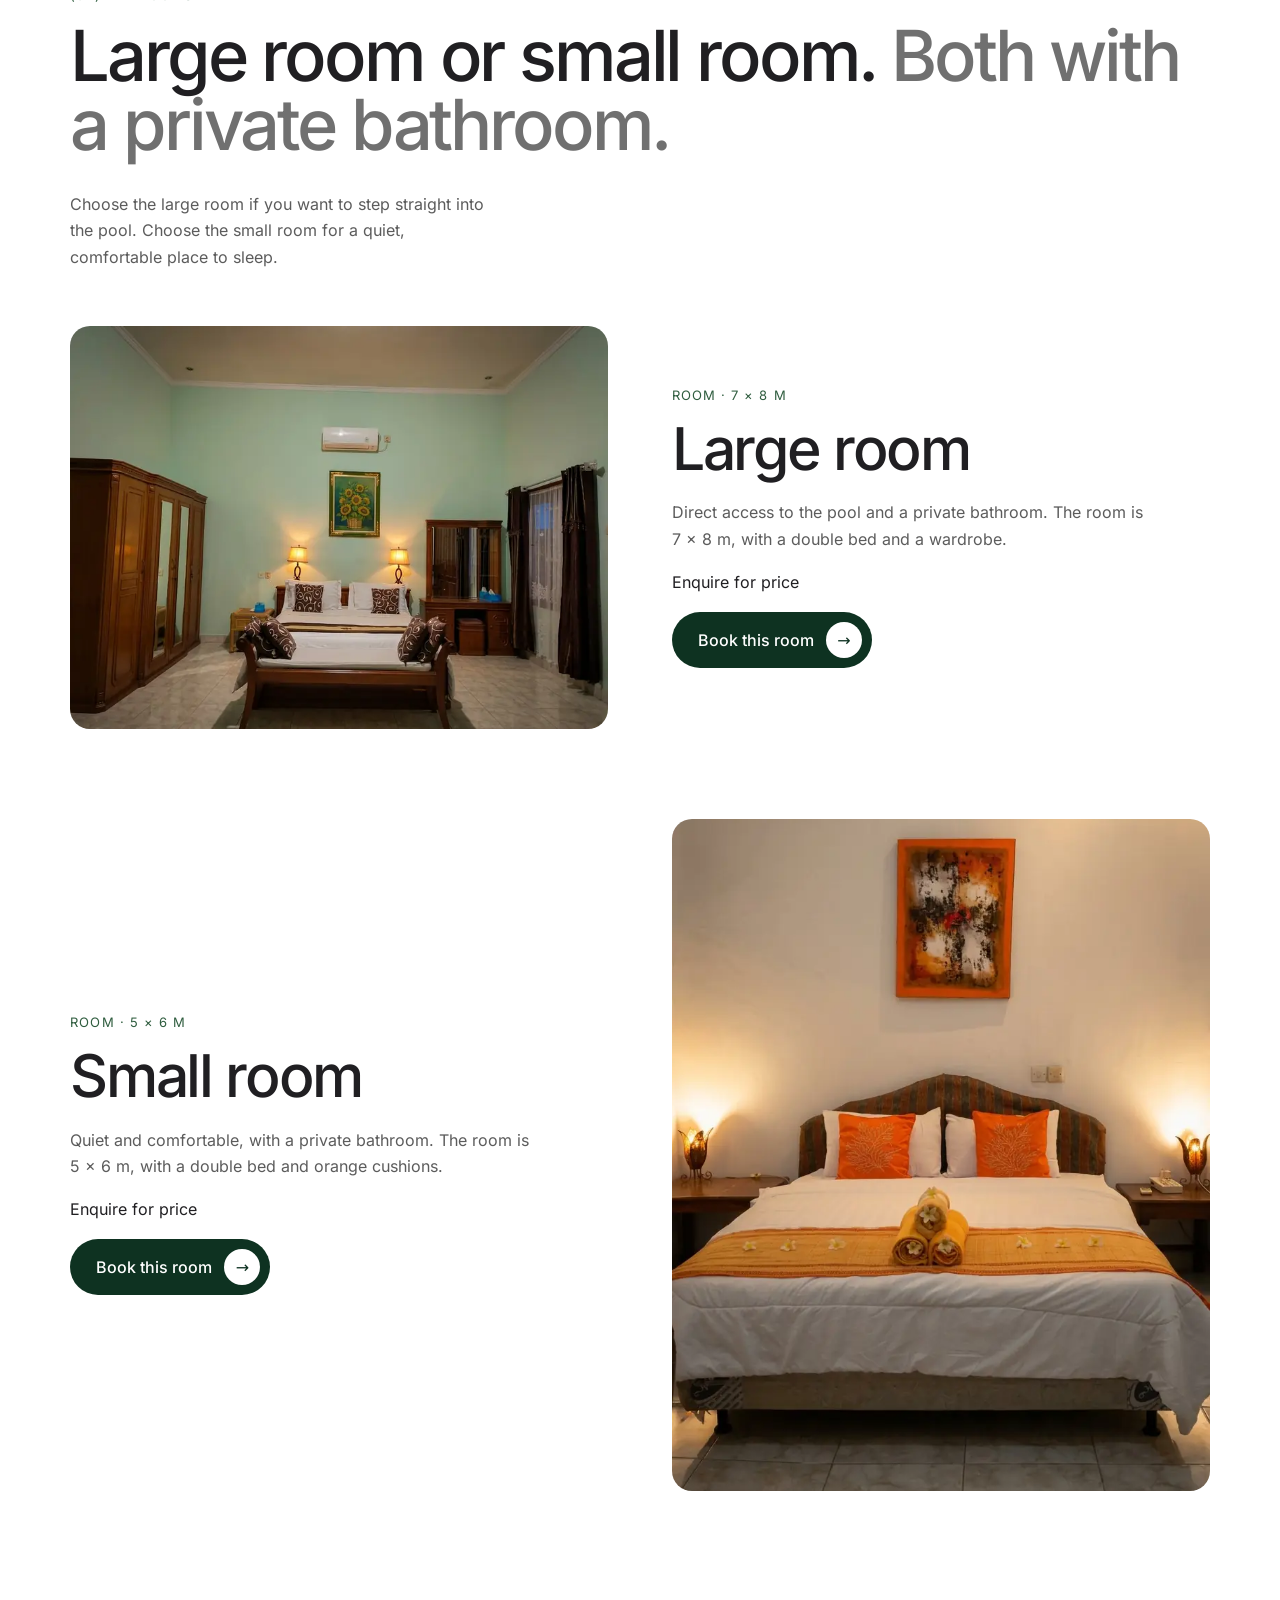
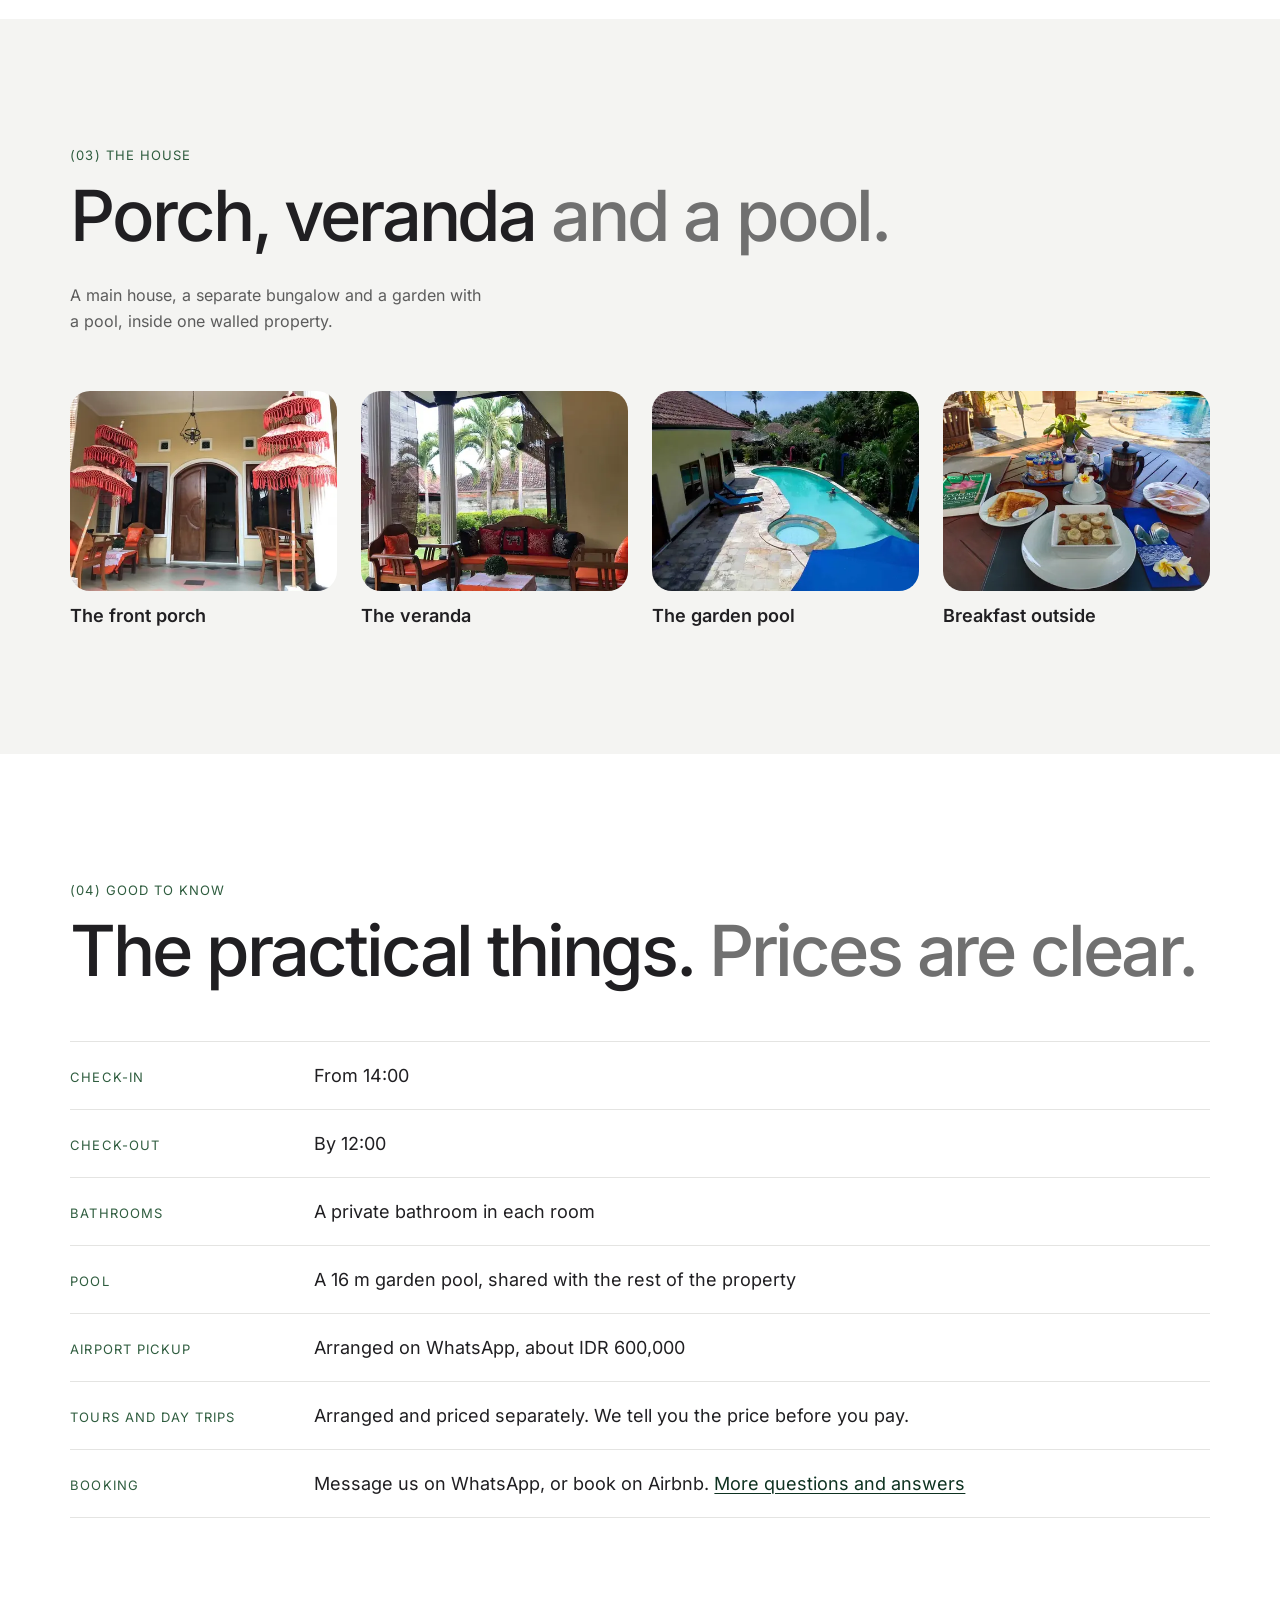
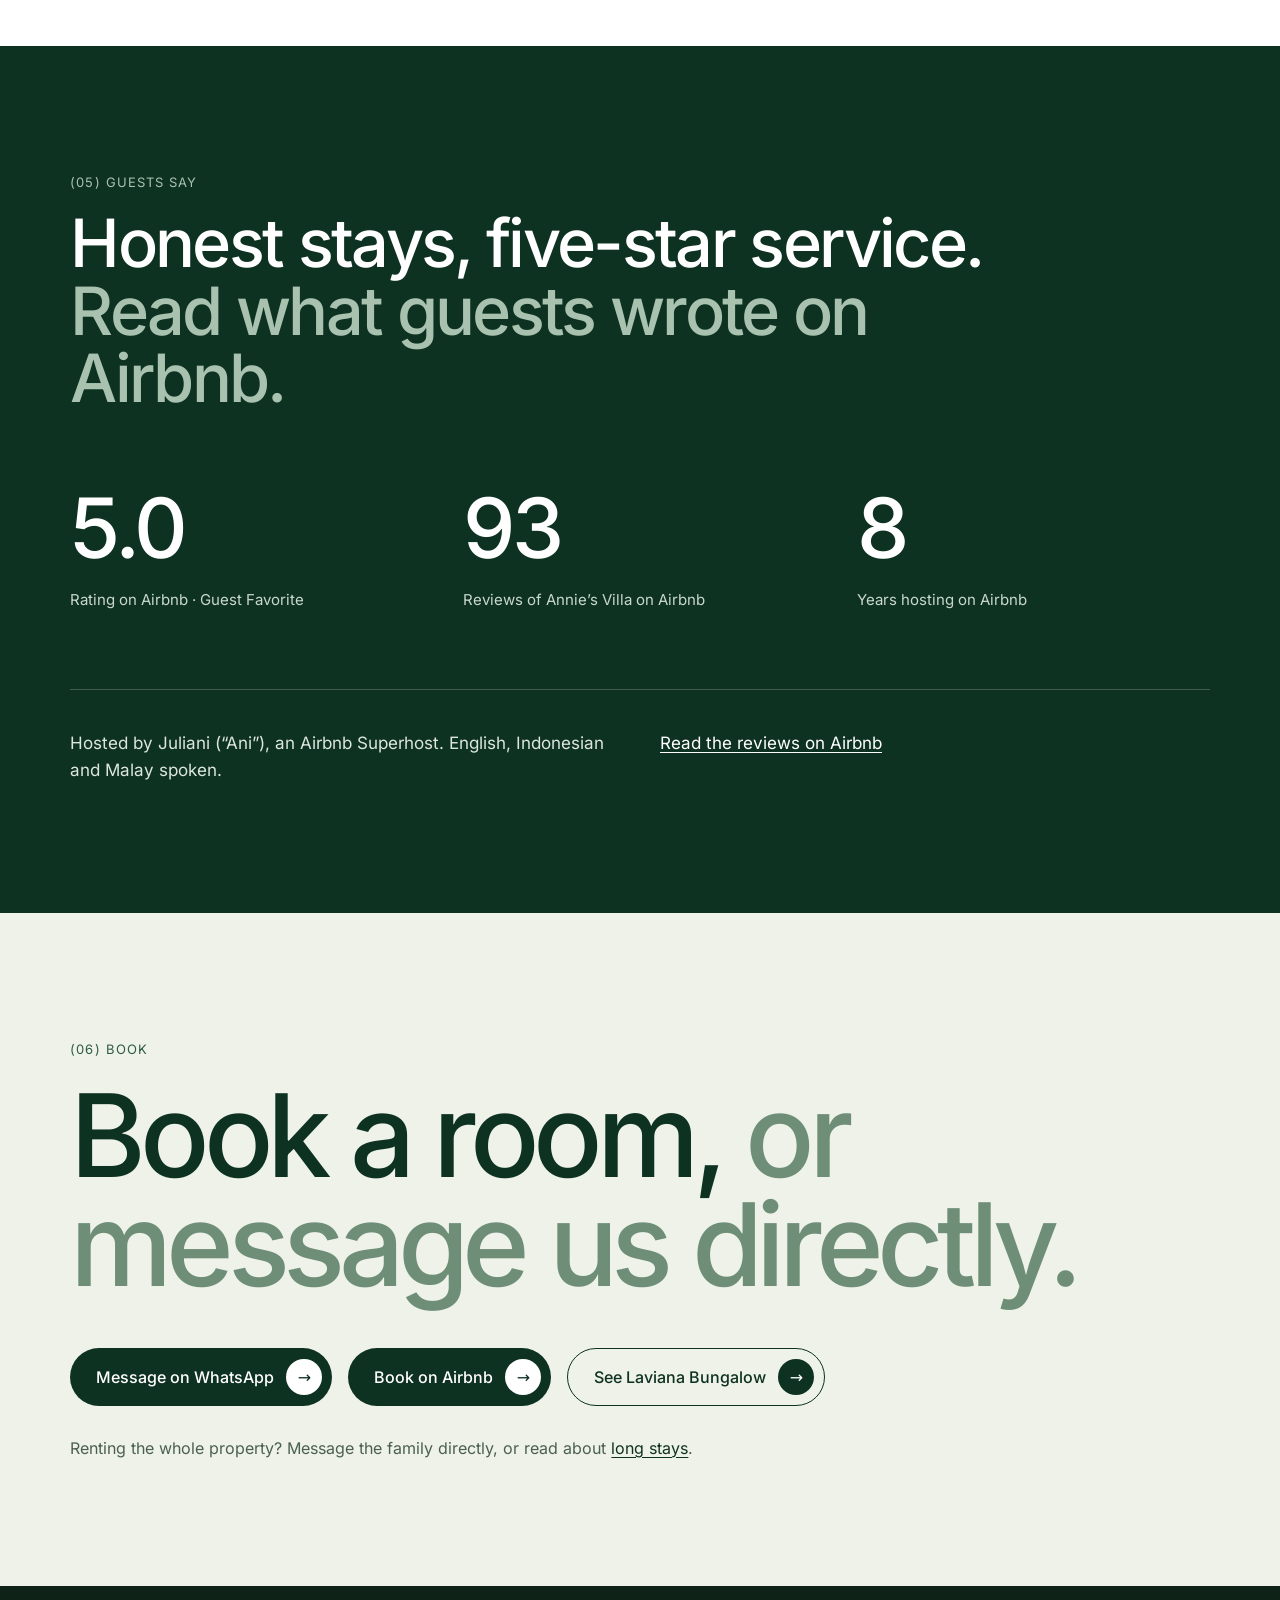
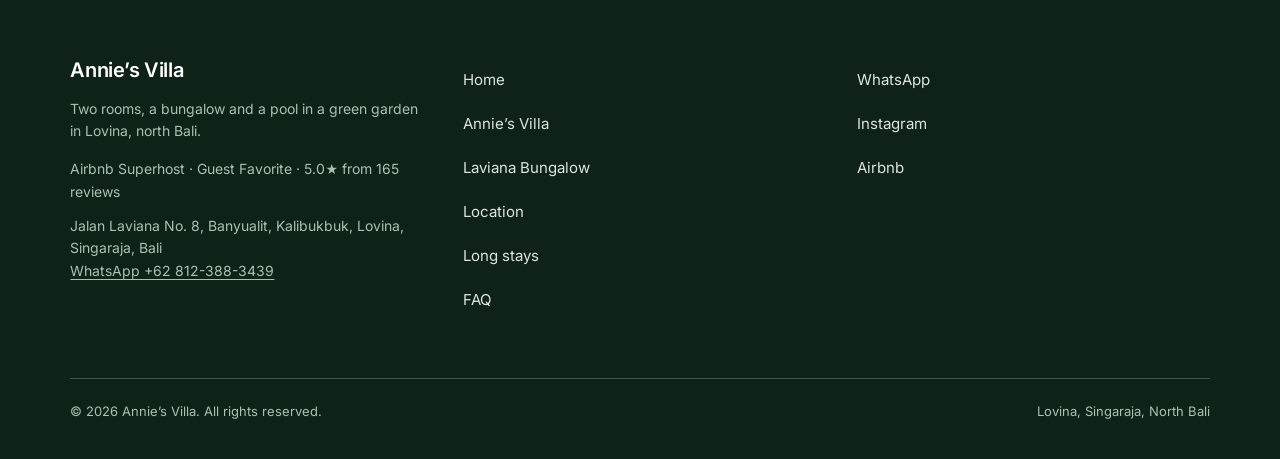
<file: site/annies-villa/index.html>
<!DOCTYPE html>
<html lang="en">
<head>
<meta charset="utf-8">
<meta name="viewport" content="width=device-width,initial-scale=1">
<title>Annie's Villa — Garden Rooms with Pool, Lovina</title>
<meta name="description" content="Two garden rooms with private bathrooms in Lovina, North Bali: a 7 × 8 m room with direct pool access and a 5 × 6 m room. Book direct on WhatsApp.">
<meta name="robots" content="noindex">
<link rel="canonical" href="https://ammaralfianmentor1985.github.io/default_designs/annies-villa/">
<meta name="theme-color" content="#0E3221">
<link rel="icon" href="../favicon.svg" type="image/svg+xml">
<link rel="icon" href="../favicon.ico" sizes="32x32">
<link rel="apple-touch-icon" href="../apple-touch-icon.png">
<meta property="og:type" content="website">
<meta property="og:site_name" content="Annie's Villa Lovina">
<meta property="og:locale" content="en_GB">
<meta property="og:title" content="Annie's Villa — Garden Rooms with Pool, Lovina">
<meta property="og:description" content="Two garden rooms with private bathrooms in Lovina, North Bali: a 7 × 8 m room with direct pool access and a 5 × 6 m room. Book direct on WhatsApp.">
<meta property="og:url" content="https://ammaralfianmentor1985.github.io/default_designs/annies-villa/">
<meta property="og:image" content="https://ammaralfianmentor1985.github.io/default_designs/images/og-annies-villa-lovina-1200.jpg">
<meta property="og:image:width" content="1200">
<meta property="og:image:height" content="630">
<meta property="og:image:alt" content="Pool at dusk at Annie’s Villa in Lovina, with the lit pavilion behind it">
<meta name="twitter:card" content="summary_large_image">
<meta name="twitter:title" content="Annie's Villa — Garden Rooms with Pool, Lovina">
<meta name="twitter:description" content="Two garden rooms with private bathrooms in Lovina, North Bali: a 7 × 8 m room with direct pool access and a 5 × 6 m room. Book direct on WhatsApp.">
<meta name="twitter:image" content="https://ammaralfianmentor1985.github.io/default_designs/images/og-annies-villa-lovina-1200.jpg">
<link rel="preload" href="../assets/fonts/inter-latin-var.woff2" as="font" type="font/woff2" crossorigin>
<link rel="stylesheet" href="../assets/css/site.css?v=3e787261">
<script type="application/ld+json">{"@context":"https://schema.org","@type":"Accommodation","@id":"https://ammaralfianmentor1985.github.io/default_designs/annies-villa/#accommodation","name":"Annie's Villa rooms","description":"Two garden rooms, each with a private bathroom, at Annie's Villa in Lovina, North Bali. The large room (7 × 8 m) has direct access to the garden pool; the small room is 5 × 6 m.","url":"https://ammaralfianmentor1985.github.io/default_designs/annies-villa/","image":["https://ammaralfianmentor1985.github.io/default_designs/images/annies-villa-lovina-large-room-1200.jpg","https://ammaralfianmentor1985.github.io/default_designs/images/annies-villa-lovina-small-room-768.jpg","https://ammaralfianmentor1985.github.io/default_designs/images/annies-villa-lovina-pool-loungers-1200.jpg"],"containedInPlace":{"@type":"LodgingBusiness","@id":"https://ammaralfianmentor1985.github.io/default_designs/#lodging","name":"Annie's Villa Lovina","url":"https://ammaralfianmentor1985.github.io/default_designs/","address":{"@type":"PostalAddress","streetAddress":"Jalan Laviana No. 8, Banyualit, Kalibukbuk","addressLocality":"Lovina, Singaraja","addressRegion":"Bali","postalCode":"81152","addressCountry":"ID"},"telephone":"+62-812-388-3439"},"amenityFeature":[{"@type":"LocationFeatureSpecification","name":"Garden pool (16 m)","value":true},{"@type":"LocationFeatureSpecification","name":"Private bathroom in each room","value":true},{"@type":"LocationFeatureSpecification","name":"Direct pool access from the large room","value":true}],"numberOfRooms":2,"containsPlace":[{"@type":"Accommodation","name":"Large room","description":"Direct access to the pool and a private bathroom. 7 × 8 m, with a double bed and a wardrobe.","floorSize":{"@type":"QuantitativeValue","value":56,"unitCode":"MTK"},"numberOfBathroomsTotal":1},{"@type":"Accommodation","name":"Small room","description":"Quiet and comfortable, with a private bathroom. 5 × 6 m, with a double bed.","floorSize":{"@type":"QuantitativeValue","value":30,"unitCode":"MTK"},"numberOfBathroomsTotal":1}]}</script>
</head>
<body>
<a class="skip" href="#main">Skip to content</a>
<div class="page">
<nav class="nav" aria-label="Main">
  <a class="nav__brand" href="../">Annie’s Villa</a>
  <div class="nav__links"><a class="navlink" href="../annies-villa/" aria-current="page">Annie’s Villa</a><a class="navlink" href="../laviana-bungalow/">Laviana Bungalow</a><a class="navlink" href="../location/">Location</a><a class="navlink" href="../long-term/">Long stays</a><a class="navlink" href="../faq/">FAQ</a></div>
  <a class="pill pill--dark pill--sm" href="https://wa.me/628123883439?text=Hello%20Annie%E2%80%99s%20Villa%2C%20I%20would%20like%20to%20check%20availability." target="_blank" rel="noopener"><span class="long">Check availability</span><span class="short">Book</span> <span class="disc" aria-hidden="true">→</span></a>
</nav>
<main id="main">
<section id="top" class="hero hero--page">
  <div class="hero__slide hero__slide--solo"><picture><source type="image/webp" srcset="../images/annies-villa-lovina-pool-loungers-480.webp 480w, ../images/annies-villa-lovina-pool-loungers-800.webp 800w, ../images/annies-villa-lovina-pool-loungers-1040.webp 1040w, ../images/annies-villa-lovina-pool-loungers-1200.webp 1200w" sizes="100vw"><img src="../images/annies-villa-lovina-pool-loungers-800.jpg" srcset="../images/annies-villa-lovina-pool-loungers-800.jpg 800w, ../images/annies-villa-lovina-pool-loungers-1200.jpg 1200w" sizes="100vw" width="1200" height="900" alt="Two loungers beside the swimming pool at Annie’s Villa" fetchpriority="high"></picture></div>
  <div class="hero__shade"></div>
  <div class="hero__body">
    <p class="chip rise">Lovina · Singaraja · North Bali</p>
    <h1 class="hero__title rise rise--1">Annie’s Villa. <span class="tone--hero">Two garden rooms by the pool.</span></h1>
    <div class="hero__actions rise rise--2">
      <a class="pill pill--light pill--hero" href="https://wa.me/628123883439?text=Hello%20Annie%E2%80%99s%20Villa%2C%20I%20would%20like%20to%20check%20availability." target="_blank" rel="noopener">Book a room <span class="disc" aria-hidden="true">→</span></a>
      <span class="hero__note">Private bathrooms · a 16 m garden pool</span>
    </div>
  </div>
</section>

<section class="sec sec--page intro">
  <div class="intro__side">
    <p class="eyebrow">(01) Annie’s Villa</p>
    <p class="lead lead--340">Two rooms in a family-run villa in Lovina, North Bali. Sea, springs and waterfalls are close: see <a class="link" href="../location/">around Lovina</a>.</p>
  </div>
  <p class="statement">A quiet room in a green garden, with a pool to swim in. <span class="tone">The market, the mountains and the sea are all a short way away.</span></p>
</section>

<section id="rooms" class="sec sec--page">
  <div class="sec-head">
    <div>
      <p class="eyebrow mb-18">(02) The rooms</p>
      <h2 class="h2 h2--84">Large room or small room. <span class="tone">Both with a private bathroom.</span></h2>
    </div>
    <p class="lead">Choose the large room if you want to step straight into the pool. Choose the small room for a quiet, comfortable place to sleep.</p>
  </div>
  <div class="stack">
    <div class="split split--unit">
      <div class="zoom rounded ar-4-3 reveal"><picture><source type="image/webp" srcset="../images/annies-villa-lovina-large-room-480.webp 480w, ../images/annies-villa-lovina-large-room-800.webp 800w, ../images/annies-villa-lovina-large-room-1040.webp 1040w, ../images/annies-villa-lovina-large-room-1200.webp 1200w" sizes="(min-width:720px) 46vw, 100vw"><img src="../images/annies-villa-lovina-large-room-800.jpg" srcset="../images/annies-villa-lovina-large-room-800.jpg 800w, ../images/annies-villa-lovina-large-room-1200.jpg 1200w" sizes="(min-width:720px) 46vw, 100vw" width="1200" height="896" alt="Large bedroom with a double bed and wardrobe at Annie’s Villa" loading="lazy"></picture></div>
      <div>
        <p class="eyebrow">Room · 7 × 8 m</p>
        <h3 class="h2 h2--64">Large room</h3>
        <p class="lead lead--480">Direct access to the pool and a private bathroom. The room is 7 × 8 m, with a double bed and a wardrobe.</p>
        <p class="split__price">Enquire for price</p>
        <div class="split__cta"><a class="pill pill--dark pill--lg" href="https://wa.me/628123883439?text=Hello%20Annie%E2%80%99s%20Villa%2C%20I%20would%20like%20to%20book%20the%20Large%20room%20(7%20%C3%97%208%20m).%0ADates%3A%0AGuests%3A" target="_blank" rel="noopener">Book this room <span class="disc" aria-hidden="true">→</span></a></div>
      </div>
    </div>
    <div class="split split--unit split--reverse">
      <div class="zoom rounded ar-4-5 reveal"><picture><source type="image/webp" srcset="../images/annies-villa-lovina-small-room-480.webp 480w, ../images/annies-villa-lovina-small-room-768.webp 768w" sizes="(min-width:720px) 46vw, 100vw"><img src="../images/annies-villa-lovina-small-room-768.jpg" sizes="(min-width:720px) 46vw, 100vw" width="768" height="1376" alt="Double bed with orange cushions at Annie’s Villa" loading="lazy" style="object-position:50% 60%"></picture></div>
      <div>
        <p class="eyebrow">Room · 5 × 6 m</p>
        <h3 class="h2 h2--64">Small room</h3>
        <p class="lead lead--480">Quiet and comfortable, with a private bathroom. The room is 5 × 6 m, with a double bed and orange cushions.</p>
        <p class="split__price">Enquire for price</p>
        <div class="split__cta"><a class="pill pill--dark pill--lg" href="https://wa.me/628123883439?text=Hello%20Annie%E2%80%99s%20Villa%2C%20I%20would%20like%20to%20book%20the%20Small%20room%20(5%20%C3%97%206%20m).%0ADates%3A%0AGuests%3A" target="_blank" rel="noopener">Book this room <span class="disc" aria-hidden="true">→</span></a></div>
      </div>
    </div>
  </div>
</section>

<section class="sec sec--md sec--soft">
  <div class="wrap">
  <div class="sec-head">
    <div>
      <p class="eyebrow mb-18">(03) The house</p>
      <h2 class="h2 h2--84">Porch, veranda <span class="tone">and a pool.</span></h2>
    </div>
    <p class="lead">A main house, a separate bungalow and a garden with a pool, inside one walled property.</p>
  </div>
  <div class="figs">
    <figure class="reveal"><div class="zoom rounded ar-4-3"><picture><source type="image/webp" srcset="../images/annies-villa-lovina-house-front-porch-480.webp 480w, ../images/annies-villa-lovina-house-front-porch-720.webp 720w" sizes="(min-width:1100px) 22vw, (min-width:600px) 46vw, 100vw"><img src="../images/annies-villa-lovina-house-front-porch-720.jpg" sizes="(min-width:1100px) 22vw, (min-width:600px) 46vw, 100vw" width="720" height="540" alt="Front porch of the main house with a carved wooden door, tiered red umbrellas and chairs with orange cushions" loading="lazy"></picture></div><figcaption class="fig__cap">The front porch</figcaption></figure>
    <figure class="reveal"><div class="zoom rounded ar-4-3"><picture><source type="image/webp" srcset="../images/annies-villa-lovina-veranda-480.webp 480w, ../images/annies-villa-lovina-veranda-720.webp 720w" sizes="(min-width:1100px) 22vw, (min-width:600px) 46vw, 100vw"><img src="../images/annies-villa-lovina-veranda-720.jpg" sizes="(min-width:1100px) 22vw, (min-width:600px) 46vw, 100vw" width="720" height="960" alt="Covered veranda with sofa and armchairs" loading="lazy"></picture></div><figcaption class="fig__cap">The veranda</figcaption></figure>
    <figure class="reveal"><div class="zoom rounded ar-4-3"><picture><source type="image/webp" srcset="../images/annies-villa-lovina-pool-from-above-480.webp 480w, ../images/annies-villa-lovina-pool-from-above-720.webp 720w" sizes="(min-width:1100px) 22vw, (min-width:600px) 46vw, 100vw"><img src="../images/annies-villa-lovina-pool-from-above-720.jpg" sizes="(min-width:1100px) 22vw, (min-width:600px) 46vw, 100vw" width="720" height="537" alt="The curved garden pool with a small round pool beside it, seen from above" loading="lazy"></picture></div><figcaption class="fig__cap">The garden pool</figcaption></figure>
    <figure class="reveal"><div class="zoom rounded ar-4-3"><picture><source type="image/webp" srcset="../images/annies-villa-lovina-breakfast-spread-480.webp 480w, ../images/annies-villa-lovina-breakfast-spread-800.webp 800w, ../images/annies-villa-lovina-breakfast-spread-1040.webp 1040w, ../images/annies-villa-lovina-breakfast-spread-1200.webp 1200w" sizes="(min-width:1100px) 22vw, (min-width:600px) 46vw, 100vw"><img src="../images/annies-villa-lovina-breakfast-spread-800.jpg" srcset="../images/annies-villa-lovina-breakfast-spread-800.jpg 800w, ../images/annies-villa-lovina-breakfast-spread-1200.jpg 1200w" sizes="(min-width:1100px) 22vw, (min-width:600px) 46vw, 100vw" width="1200" height="900" alt="Breakfast on a wooden table by the pool: toast, banana and almond porridge, jam and a coffee press" loading="lazy"></picture></div><figcaption class="fig__cap">Breakfast outside</figcaption></figure>
  </div>
  </div>
</section>

<section id="good-to-know" class="sec sec--page">
  <div class="sec-head">
    <div>
      <p class="eyebrow mb-18">(04) Good to know</p>
      <h2 class="h2 h2--84">The practical things. <span class="tone">Prices are clear.</span></h2>
    </div>
    
  </div>
    <dl class="facts">
      <div class="facts__row"><dt>Check-in</dt><dd>From 14:00</dd></div>
      <div class="facts__row"><dt>Check-out</dt><dd>By 12:00</dd></div>
      <div class="facts__row"><dt>Bathrooms</dt><dd>A private bathroom in each room</dd></div>
      <div class="facts__row"><dt>Pool</dt><dd>A 16 m garden pool, shared with the rest of the property</dd></div>
      <div class="facts__row"><dt>Airport pickup</dt><dd>Arranged on WhatsApp, about IDR 600,000</dd></div>
      <div class="facts__row"><dt>Tours and day trips</dt><dd>Arranged and priced separately. We tell you the price before you pay.</dd></div>
      <div class="facts__row"><dt>Booking</dt><dd>Message us on WhatsApp, or book on Airbnb. <a class="link" href="../faq/">More questions and answers</a></dd></div>
    </dl>
</section>

<section class="sec sec--md sec--dark">
  <div class="wrap--1280">
    <p class="eyebrow eyebrow--dark mb-20">(05) Guests say</p>
    <h2 class="reveal h2 h2--76">Honest stays, five-star service. <span class="tone--mist">Read what guests wrote on Airbnb.</span></h2>
    <div class="stats stats--dark">
      <div><div class="stat__n">5.0</div><div class="stat__c">Rating on Airbnb · Guest Favorite</div></div>
      <div><div class="stat__n">93</div><div class="stat__c">Reviews of Annie’s Villa on Airbnb</div></div>
      <div><div class="stat__n">8</div><div class="stat__c">Years hosting on Airbnb</div></div>
    </div>
    <div class="promise">
      <p>Hosted by Juliani (“Ani”), an Airbnb Superhost. English, Indonesian and Malay spoken.</p>
      <p><a class="link" href="https://www.airbnb.com/users/profile/1463271766396267063" target="_blank" rel="noopener">Read the reviews on Airbnb</a></p>
    </div>
  </div>
</section>

<section id="contact" class="sec sec--md sec--pale">
  <div class="wrap">
    <p class="eyebrow mb-24">(06) Book</p>
    <h2 class="reveal h2 h2--132">Book a room, <span class="tone--sage">or message us directly.</span></h2>
    <div class="actions">
      <a class="pill pill--dark pill--lg" href="https://wa.me/628123883439?text=Hello%20Annie%E2%80%99s%20Villa%2C%20I%20would%20like%20to%20check%20availability." target="_blank" rel="noopener">Message on WhatsApp <span class="disc" aria-hidden="true">→</span></a>
      <a class="pill pill--dark pill--lg" href="https://www.airbnb.com/users/profile/1463271766396267063" target="_blank" rel="noopener">Book on Airbnb <span class="disc" aria-hidden="true">→</span></a>
      <a class="pill pill--outline pill--lg" href="../laviana-bungalow/">See Laviana Bungalow <span class="disc" aria-hidden="true">→</span></a>
    </div>
    <p class="note">Renting the whole property? Message the family directly, or read about <a class="link" href="../long-term/">long stays</a>.</p>
  </div>
</section>
</main>
<footer class="footer">
  <div class="footer__grid">
    <div>
      <div class="footer__brand">Annie’s Villa</div>
      <p class="footer__blurb">Two rooms, a bungalow and a pool in a green garden in Lovina, north Bali.</p>
      <p class="footer__blurb">Airbnb Superhost · Guest Favorite · 5.0★ from 165 reviews</p>
      <address class="footer__address">Jalan Laviana No. 8, Banyualit, Kalibukbuk, Lovina, Singaraja, Bali<br><a href="https://wa.me/628123883439?text=Hello%20Annie%E2%80%99s%20Villa%2C%20I%20would%20like%20to%20check%20availability." target="_blank" rel="noopener">WhatsApp +62 812-388-3439</a></address>
    </div>
    <div class="footlinks"><a href="../">Home</a><a href="../annies-villa/">Annie’s Villa</a><a href="../laviana-bungalow/">Laviana Bungalow</a><a href="../location/">Location</a><a href="../long-term/">Long stays</a><a href="../faq/">FAQ</a></div>
    <div class="footlinks"><a href="https://wa.me/628123883439?text=Hello%20Annie%E2%80%99s%20Villa%2C%20I%20would%20like%20to%20check%20availability." target="_blank" rel="noopener">WhatsApp</a><a href="https://www.instagram.com/laviana_bungalow" target="_blank" rel="noopener">Instagram</a><a href="https://www.airbnb.com/users/profile/1463271766396267063" target="_blank" rel="noopener">Airbnb</a></div>
  </div>
  <div class="footer__bottom">
    <span>© 2026 Annie’s Villa. All rights reserved.</span>
    <span>Lovina, Singaraja, North Bali</span>
  </div>
</footer>
</div>
</body>
</html>
</file>
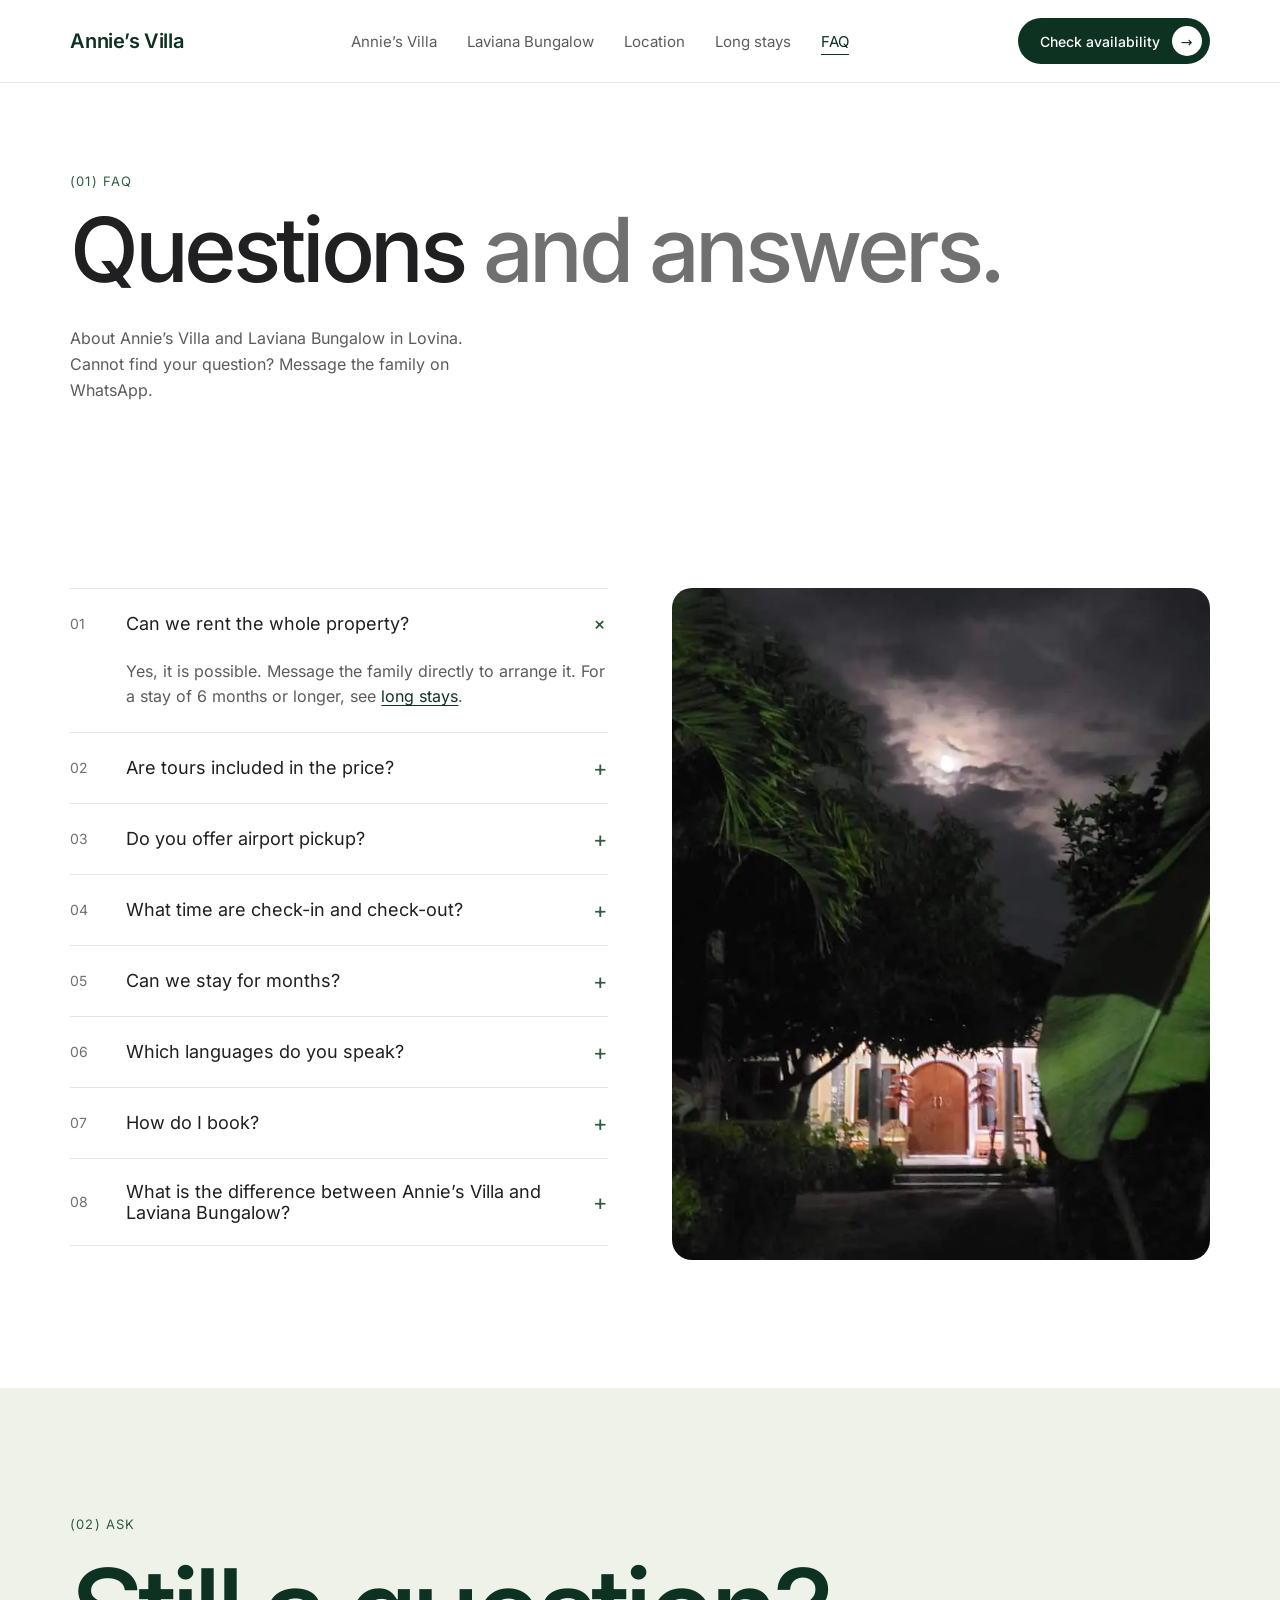
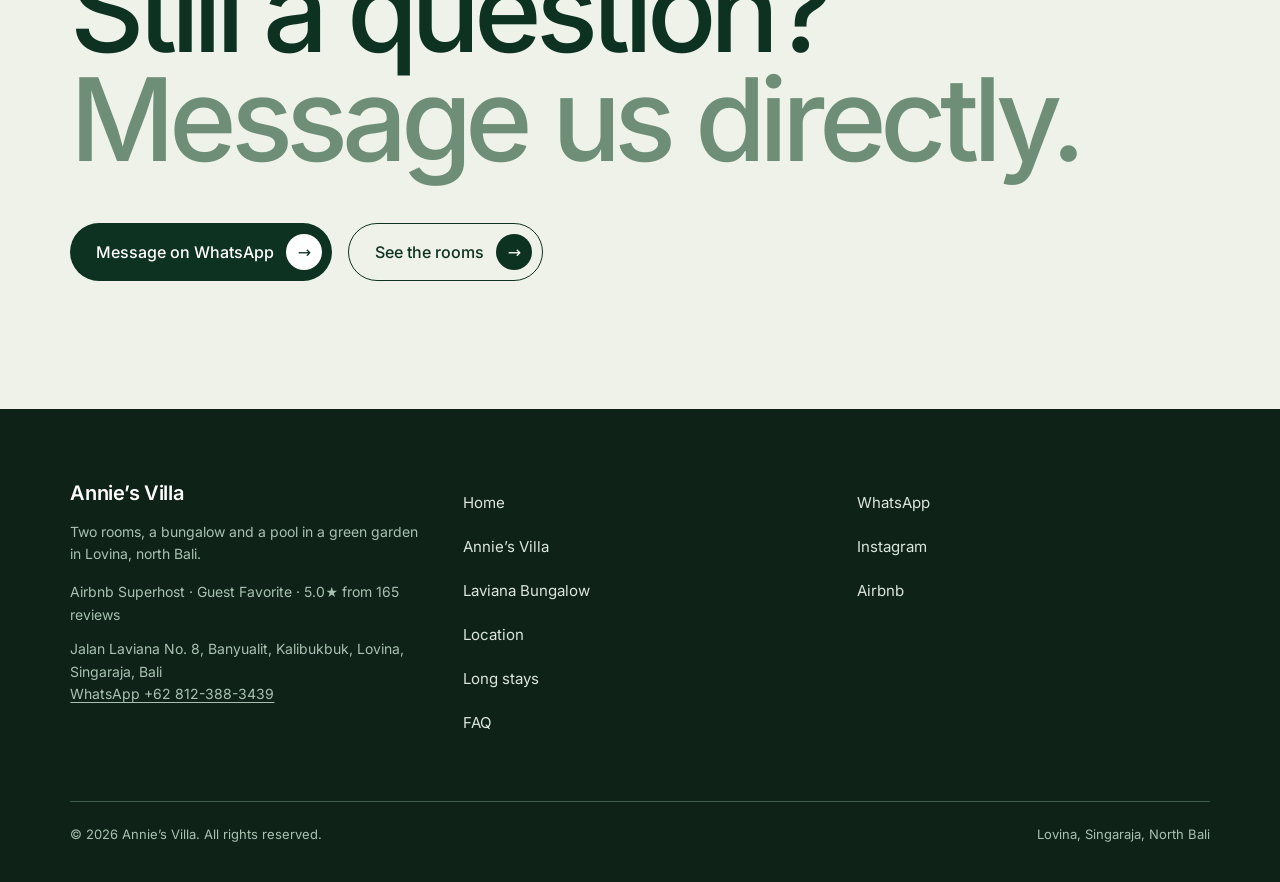
<file: site/faq/index.html>
<!DOCTYPE html>
<html lang="en">
<head>
<meta charset="utf-8">
<meta name="viewport" content="width=device-width,initial-scale=1">
<title>Annie's Villa Lovina — Questions &amp; Answers</title>
<meta name="description" content="Answers about Annie's Villa and Laviana Bungalow in Lovina, North Bali: renting the whole property, tours, airport pickup, check-in and check-out, and long stays.">
<meta name="robots" content="noindex">
<link rel="canonical" href="https://ammaralfianmentor1985.github.io/default_designs/faq/">
<meta name="theme-color" content="#0E3221">
<link rel="icon" href="../favicon.svg" type="image/svg+xml">
<link rel="icon" href="../favicon.ico" sizes="32x32">
<link rel="apple-touch-icon" href="../apple-touch-icon.png">
<meta property="og:type" content="website">
<meta property="og:site_name" content="Annie's Villa Lovina">
<meta property="og:locale" content="en_GB">
<meta property="og:title" content="Annie's Villa Lovina — Questions &amp; Answers">
<meta property="og:description" content="Answers about Annie's Villa and Laviana Bungalow in Lovina, North Bali: renting the whole property, tours, airport pickup, check-in and check-out, and long stays.">
<meta property="og:url" content="https://ammaralfianmentor1985.github.io/default_designs/faq/">
<meta property="og:image" content="https://ammaralfianmentor1985.github.io/default_designs/images/og-annies-villa-lovina-1200.jpg">
<meta property="og:image:width" content="1200">
<meta property="og:image:height" content="630">
<meta property="og:image:alt" content="Pool at dusk at Annie’s Villa in Lovina, with the lit pavilion behind it">
<meta name="twitter:card" content="summary_large_image">
<meta name="twitter:title" content="Annie's Villa Lovina — Questions &amp; Answers">
<meta name="twitter:description" content="Answers about Annie's Villa and Laviana Bungalow in Lovina, North Bali: renting the whole property, tours, airport pickup, check-in and check-out, and long stays.">
<meta name="twitter:image" content="https://ammaralfianmentor1985.github.io/default_designs/images/og-annies-villa-lovina-1200.jpg">
<link rel="preload" href="../assets/fonts/inter-latin-var.woff2" as="font" type="font/woff2" crossorigin>
<link rel="stylesheet" href="../assets/css/site.css?v=3e787261">
<script type="application/ld+json">{"@context":"https://schema.org","@type":"FAQPage","mainEntity":[{"@type":"Question","name":"Can we rent the whole property?","acceptedAnswer":{"@type":"Answer","text":"Yes, it is possible. Message the family directly to arrange it. For a stay of 6 months or longer, see long stays."}},{"@type":"Question","name":"Are tours included in the price?","acceptedAnswer":{"@type":"Answer","text":"No. Tours and day trips are priced separately, and we tell you the price before you pay."}},{"@type":"Question","name":"Do you offer airport pickup?","acceptedAnswer":{"@type":"Answer","text":"Yes. Message us on WhatsApp to arrange it. It costs about IDR 600,000."}},{"@type":"Question","name":"What time are check-in and check-out?","acceptedAnswer":{"@type":"Answer","text":"Check-in is from 14:00. Check-out is by 12:00."}},{"@type":"Question","name":"Can we stay for months?","acceptedAnswer":{"@type":"Answer","text":"Yes. The whole property can be rented for 6 months to 3 years. See long stays."}},{"@type":"Question","name":"Which languages do you speak?","acceptedAnswer":{"@type":"Answer","text":"Juliani, our host, speaks English, Indonesian and Malay."}},{"@type":"Question","name":"How do I book?","acceptedAnswer":{"@type":"Answer","text":"Message us on WhatsApp at +62 812-388-3439, or book on Airbnb."}},{"@type":"Question","name":"What is the difference between Annie’s Villa and Laviana Bungalow?","acceptedAnswer":{"@type":"Answer","text":"Annie’s Villa has two rooms, each with a private bathroom. Laviana Bungalow is a separate building with its own bedroom, living room and private kitchen. The garden and the pool are part of the same property."}}]}</script>
</head>
<body>
<a class="skip" href="#main">Skip to content</a>
<div class="page">
<nav class="nav" aria-label="Main">
  <a class="nav__brand" href="../">Annie’s Villa</a>
  <div class="nav__links"><a class="navlink" href="../annies-villa/">Annie’s Villa</a><a class="navlink" href="../laviana-bungalow/">Laviana Bungalow</a><a class="navlink" href="../location/">Location</a><a class="navlink" href="../long-term/">Long stays</a><a class="navlink" href="../faq/" aria-current="page">FAQ</a></div>
  <a class="pill pill--dark pill--sm" href="https://wa.me/628123883439?text=Hello%20Annie%E2%80%99s%20Villa%2C%20I%20would%20like%20to%20check%20availability." target="_blank" rel="noopener"><span class="long">Check availability</span><span class="short">Book</span> <span class="disc" aria-hidden="true">→</span></a>
</nav>
<main id="main">
<section class="sec sec--page page-head">
  <div class="sec-head">
    <div>
      <p class="eyebrow mb-18">(01) FAQ</p>
      <h1 class="h2 h2--84">Questions <span class="tone">and answers.</span></h1>
    </div>
    <p class="lead">About Annie’s Villa and Laviana Bungalow in Lovina. Cannot find your question? Message the family on WhatsApp.</p>
  </div>
</section>

<section class="sec sec--md sec--page sec--tail faq">
  <div>
    <div class="faq__list">
      <details open><summary class="q"><span class="q__n">01</span><span class="q__t">Can we rent the whole property?</span><span class="plus" aria-hidden="true">+</span></summary><p class="a">Yes, it is possible. Message the family directly to arrange it. For a stay of 6 months or longer, see <a class="link" href="../long-term/">long stays</a>.</p></details>
      <details><summary class="q"><span class="q__n">02</span><span class="q__t">Are tours included in the price?</span><span class="plus" aria-hidden="true">+</span></summary><p class="a">No. Tours and day trips are priced separately, and we tell you the price before you pay.</p></details>
      <details><summary class="q"><span class="q__n">03</span><span class="q__t">Do you offer airport pickup?</span><span class="plus" aria-hidden="true">+</span></summary><p class="a">Yes. Message us on WhatsApp to arrange it. It costs about IDR 600,000.</p></details>
      <details><summary class="q"><span class="q__n">04</span><span class="q__t">What time are check-in and check-out?</span><span class="plus" aria-hidden="true">+</span></summary><p class="a">Check-in is from 14:00. Check-out is by 12:00.</p></details>
      <details><summary class="q"><span class="q__n">05</span><span class="q__t">Can we stay for months?</span><span class="plus" aria-hidden="true">+</span></summary><p class="a">Yes. The whole property can be rented for 6 months to 3 years. See <a class="link" href="../long-term/">long stays</a>.</p></details>
      <details><summary class="q"><span class="q__n">06</span><span class="q__t">Which languages do you speak?</span><span class="plus" aria-hidden="true">+</span></summary><p class="a">Juliani, our host, speaks English, Indonesian and Malay.</p></details>
      <details><summary class="q"><span class="q__n">07</span><span class="q__t">How do I book?</span><span class="plus" aria-hidden="true">+</span></summary><p class="a">Message us on WhatsApp at <a class="link" href="https://wa.me/628123883439?text=Hello%20Annie%E2%80%99s%20Villa%2C%20I%20would%20like%20to%20check%20availability." target="_blank" rel="noopener">+62 812-388-3439</a>, or book on Airbnb.</p></details>
      <details><summary class="q"><span class="q__n">08</span><span class="q__t">What is the difference between Annie’s Villa and Laviana Bungalow?</span><span class="plus" aria-hidden="true">+</span></summary><p class="a">Annie’s Villa has two rooms, each with a private bathroom. <a class="link" href="../laviana-bungalow/">Laviana Bungalow</a> is a separate building with its own bedroom, living room and private kitchen. The garden and the pool are part of the same property.</p></details>
    </div>
  </div>
  <div class="zoom rounded ar-4-5"><picture><source type="image/webp" srcset="../images/annies-villa-lovina-front-door-night-480.webp 480w, ../images/annies-villa-lovina-front-door-night-720.webp 720w" sizes="(min-width:700px) 42vw, 100vw"><img src="../images/annies-villa-lovina-front-door-night-720.jpg" sizes="(min-width:700px) 42vw, 100vw" width="720" height="1599" alt="Front door of the villa at night under a moonlit sky" loading="lazy"></picture></div>
</section>

<section id="contact" class="sec sec--md sec--pale">
  <div class="wrap">
    <p class="eyebrow mb-24">(02) Ask</p>
    <h2 class="reveal h2 h2--132">Still a question? <span class="tone--sage">Message us directly.</span></h2>
    <div class="actions">
      <a class="pill pill--dark pill--lg" href="https://wa.me/628123883439?text=Hello%20Annie%E2%80%99s%20Villa%2C%20I%20would%20like%20to%20check%20availability." target="_blank" rel="noopener">Message on WhatsApp <span class="disc" aria-hidden="true">→</span></a>
      <a class="pill pill--outline pill--lg" href="../annies-villa/">See the rooms <span class="disc" aria-hidden="true">→</span></a>
    </div>
    
  </div>
</section>
</main>
<footer class="footer">
  <div class="footer__grid">
    <div>
      <div class="footer__brand">Annie’s Villa</div>
      <p class="footer__blurb">Two rooms, a bungalow and a pool in a green garden in Lovina, north Bali.</p>
      <p class="footer__blurb">Airbnb Superhost · Guest Favorite · 5.0★ from 165 reviews</p>
      <address class="footer__address">Jalan Laviana No. 8, Banyualit, Kalibukbuk, Lovina, Singaraja, Bali<br><a href="https://wa.me/628123883439?text=Hello%20Annie%E2%80%99s%20Villa%2C%20I%20would%20like%20to%20check%20availability." target="_blank" rel="noopener">WhatsApp +62 812-388-3439</a></address>
    </div>
    <div class="footlinks"><a href="../">Home</a><a href="../annies-villa/">Annie’s Villa</a><a href="../laviana-bungalow/">Laviana Bungalow</a><a href="../location/">Location</a><a href="../long-term/">Long stays</a><a href="../faq/">FAQ</a></div>
    <div class="footlinks"><a href="https://wa.me/628123883439?text=Hello%20Annie%E2%80%99s%20Villa%2C%20I%20would%20like%20to%20check%20availability." target="_blank" rel="noopener">WhatsApp</a><a href="https://www.instagram.com/laviana_bungalow" target="_blank" rel="noopener">Instagram</a><a href="https://www.airbnb.com/users/profile/1463271766396267063" target="_blank" rel="noopener">Airbnb</a></div>
  </div>
  <div class="footer__bottom">
    <span>© 2026 Annie’s Villa. All rights reserved.</span>
    <span>Lovina, Singaraja, North Bali</span>
  </div>
</footer>
</div>
</body>
</html>
</file>
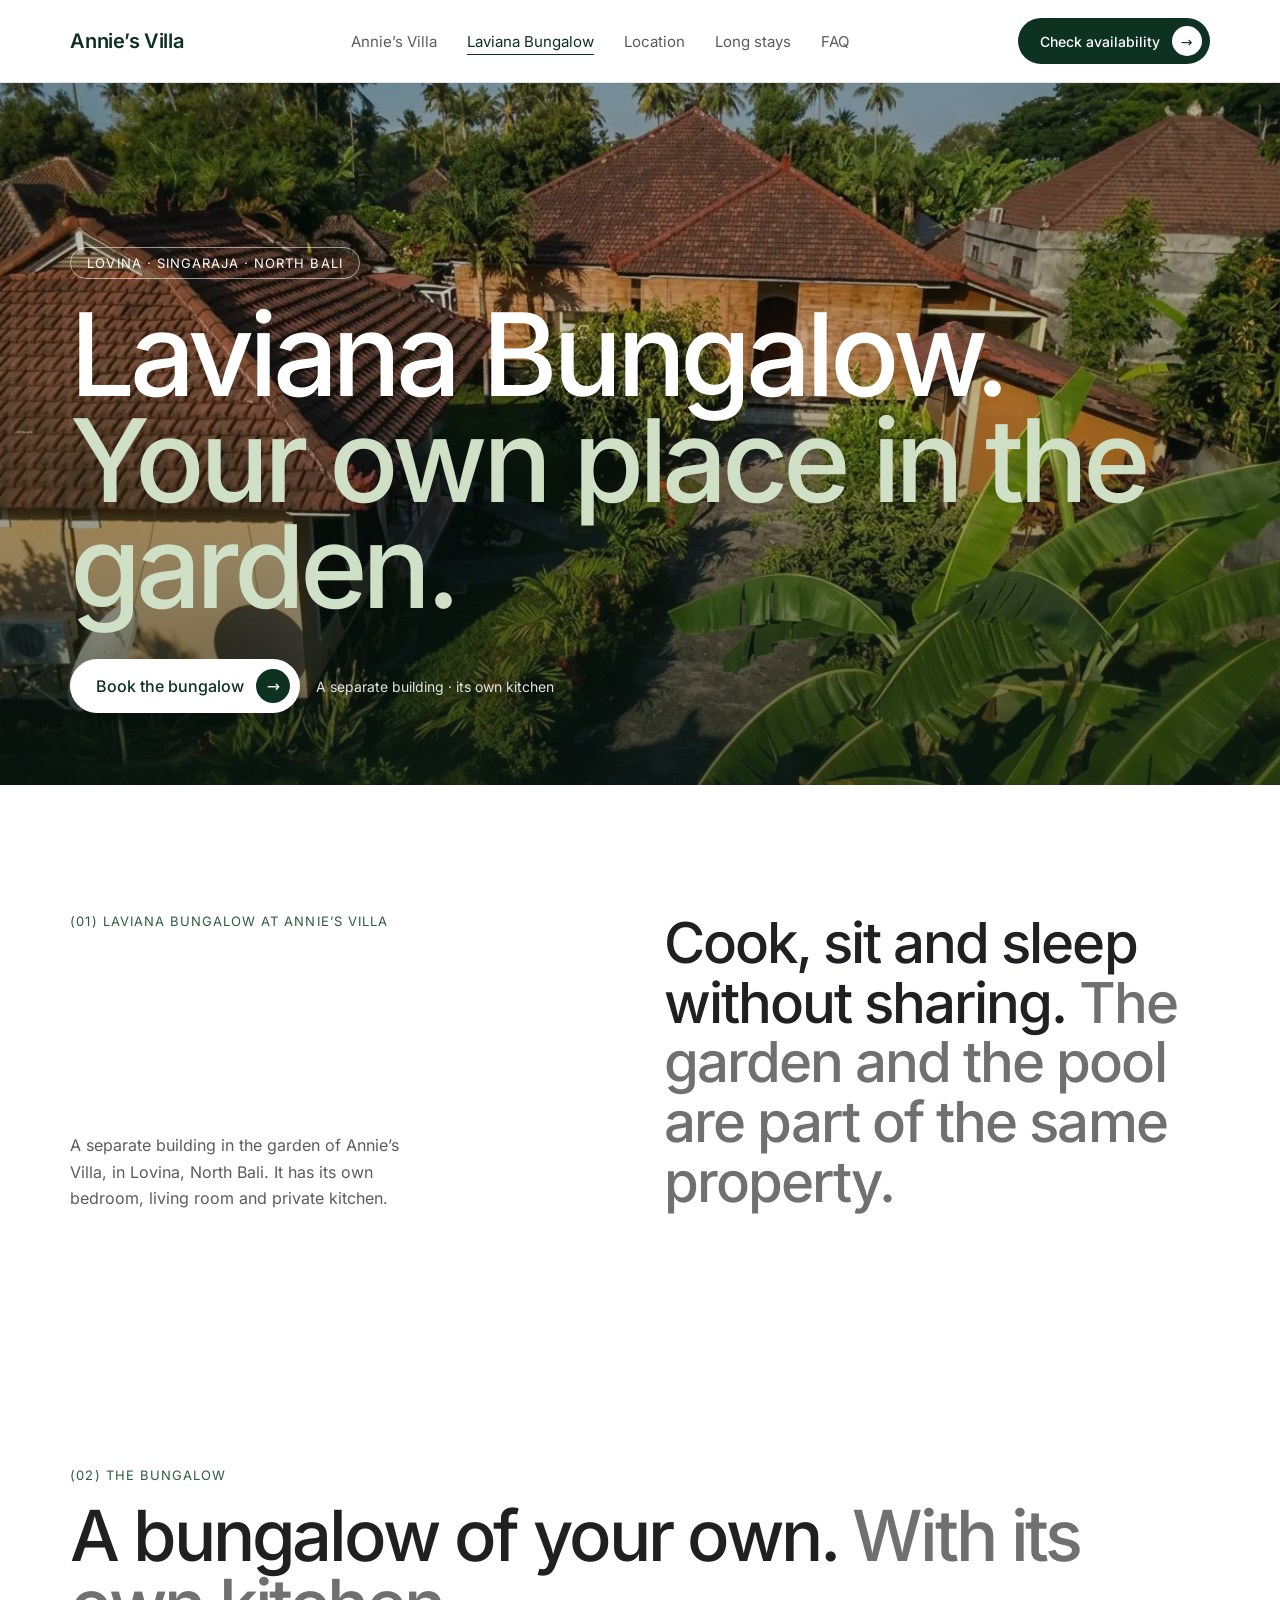
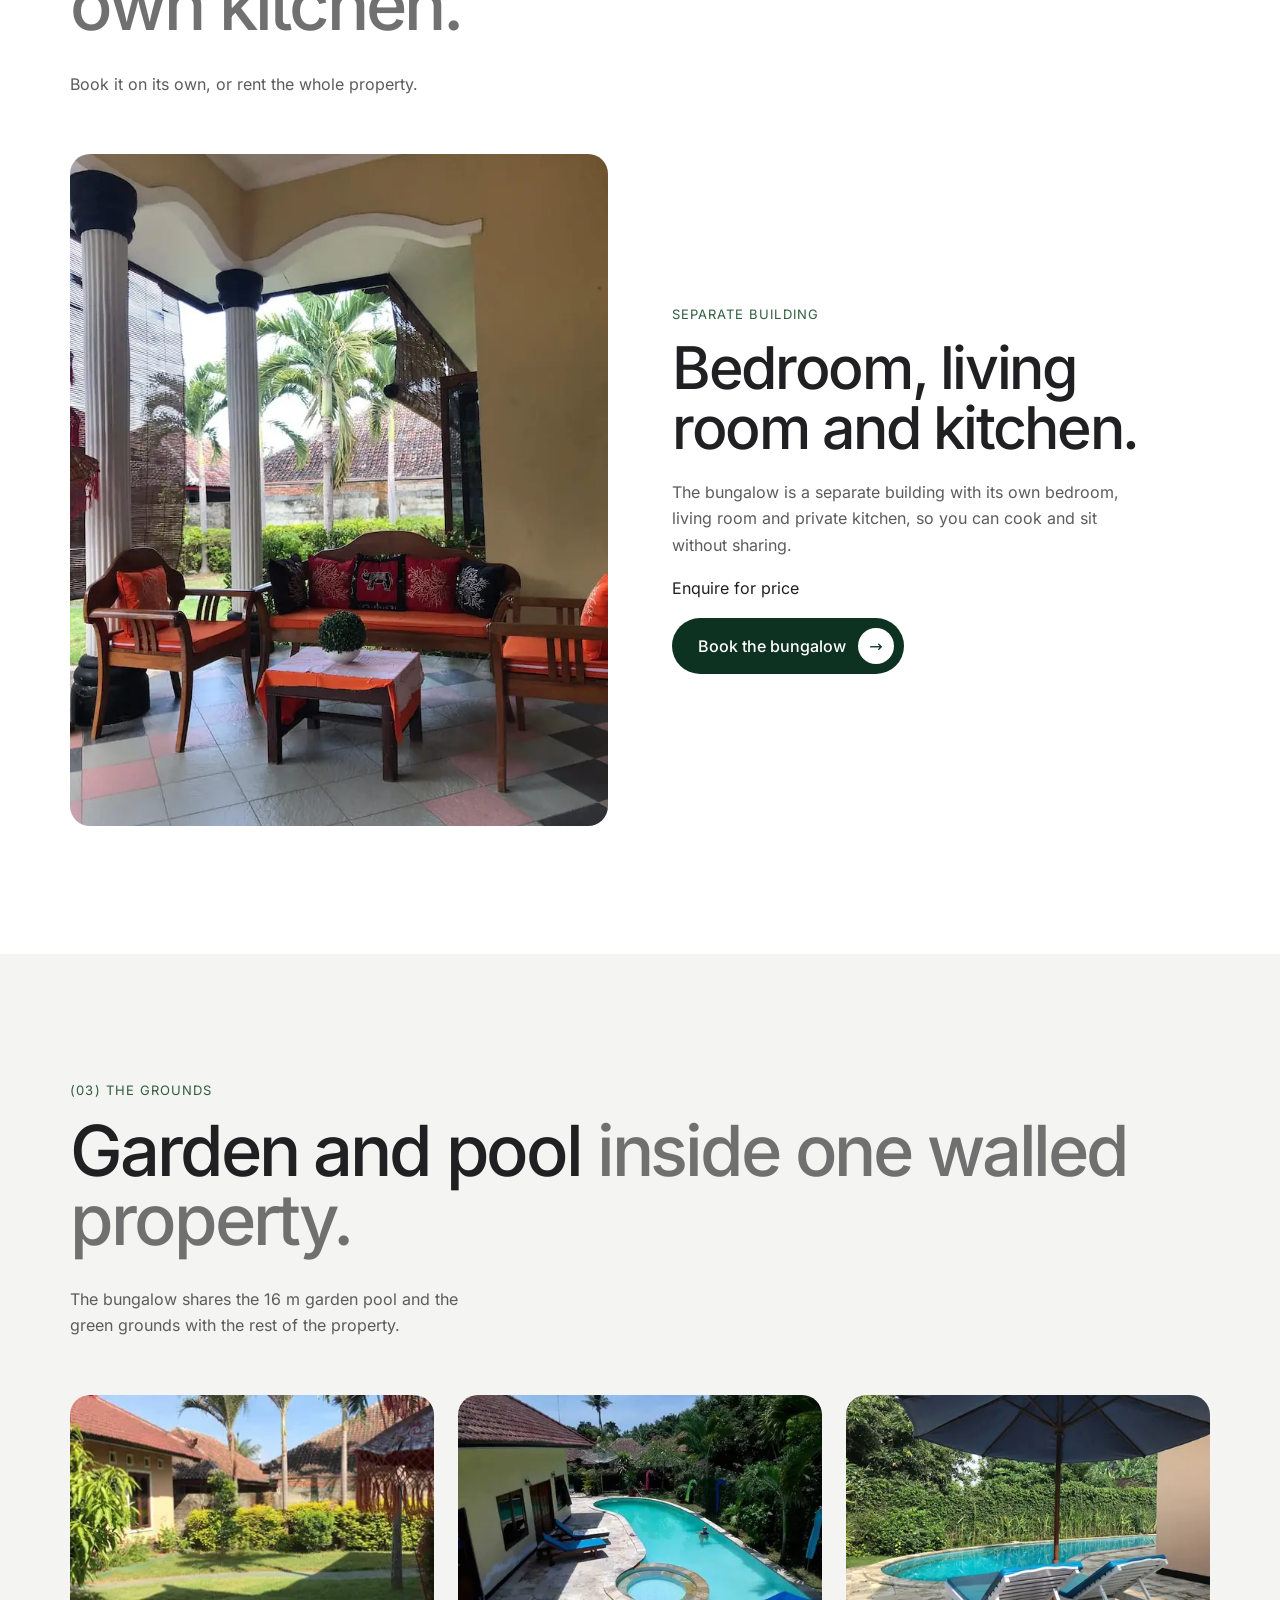
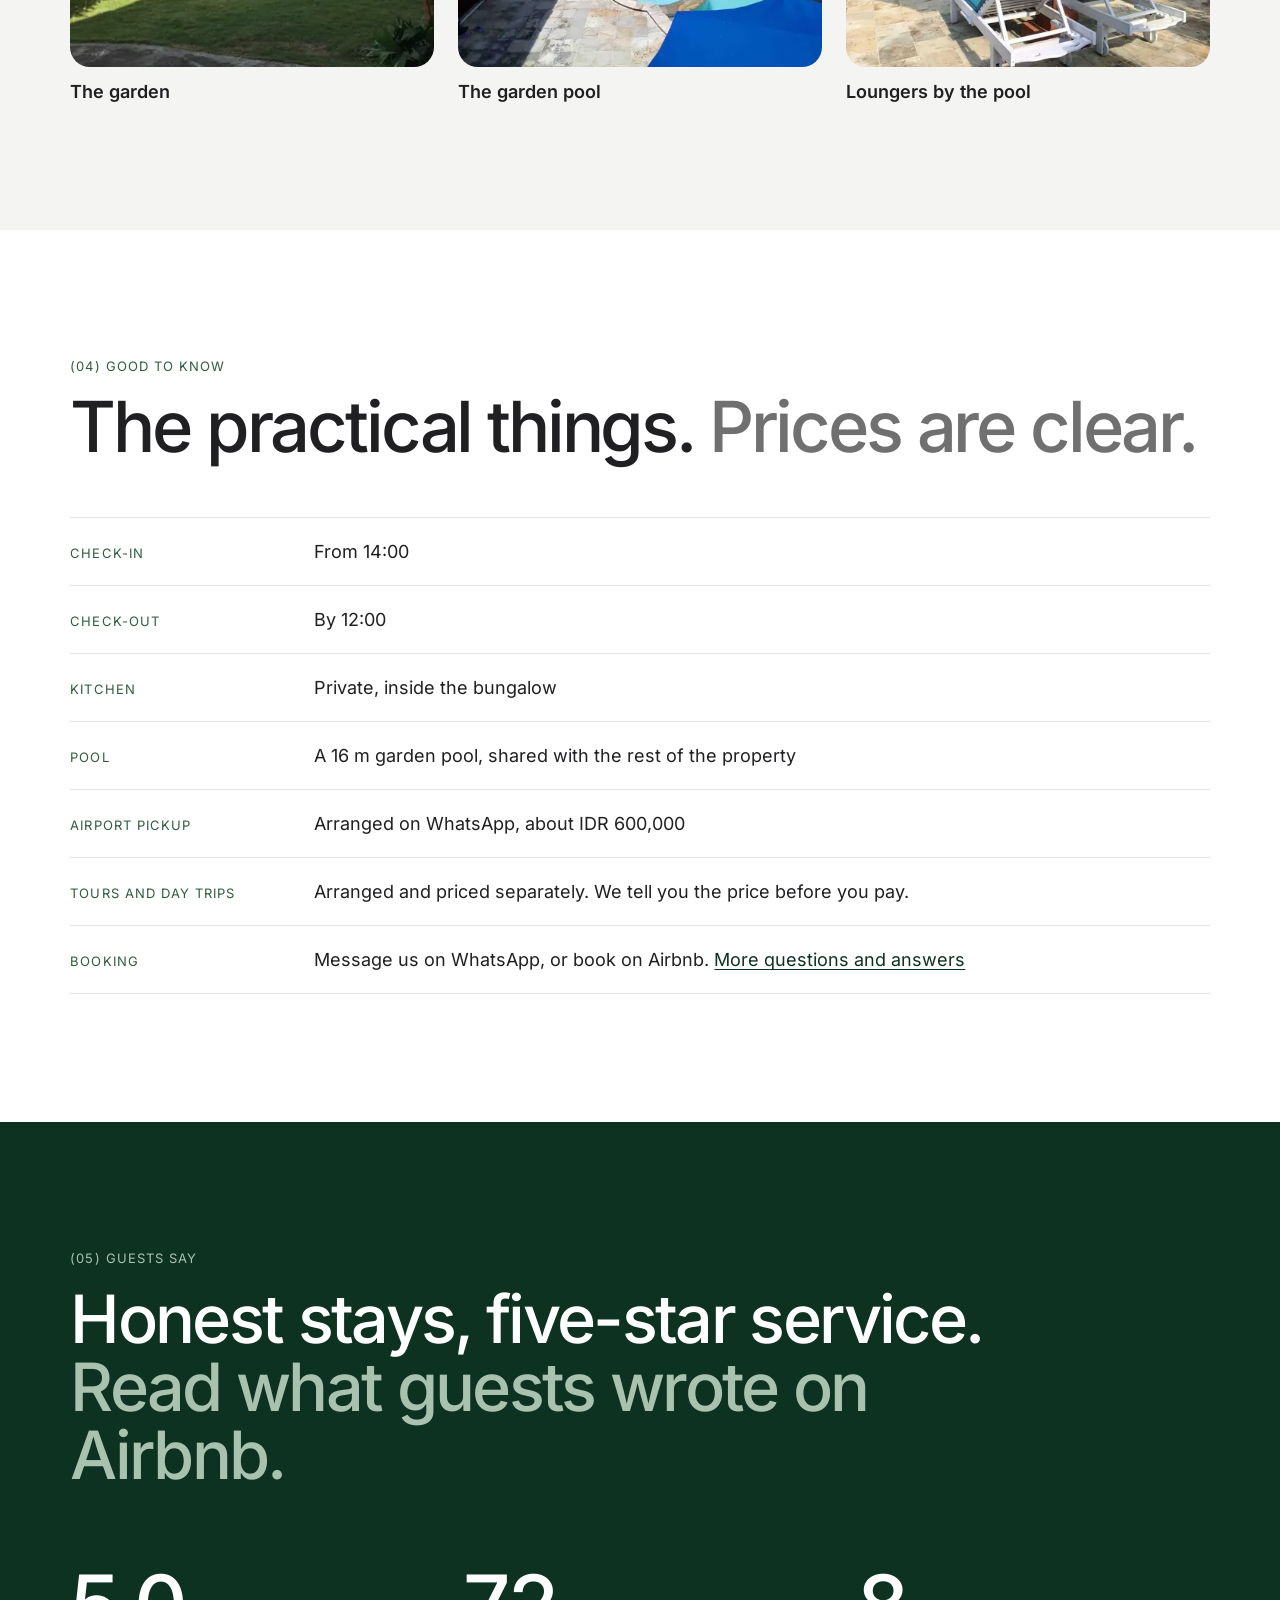
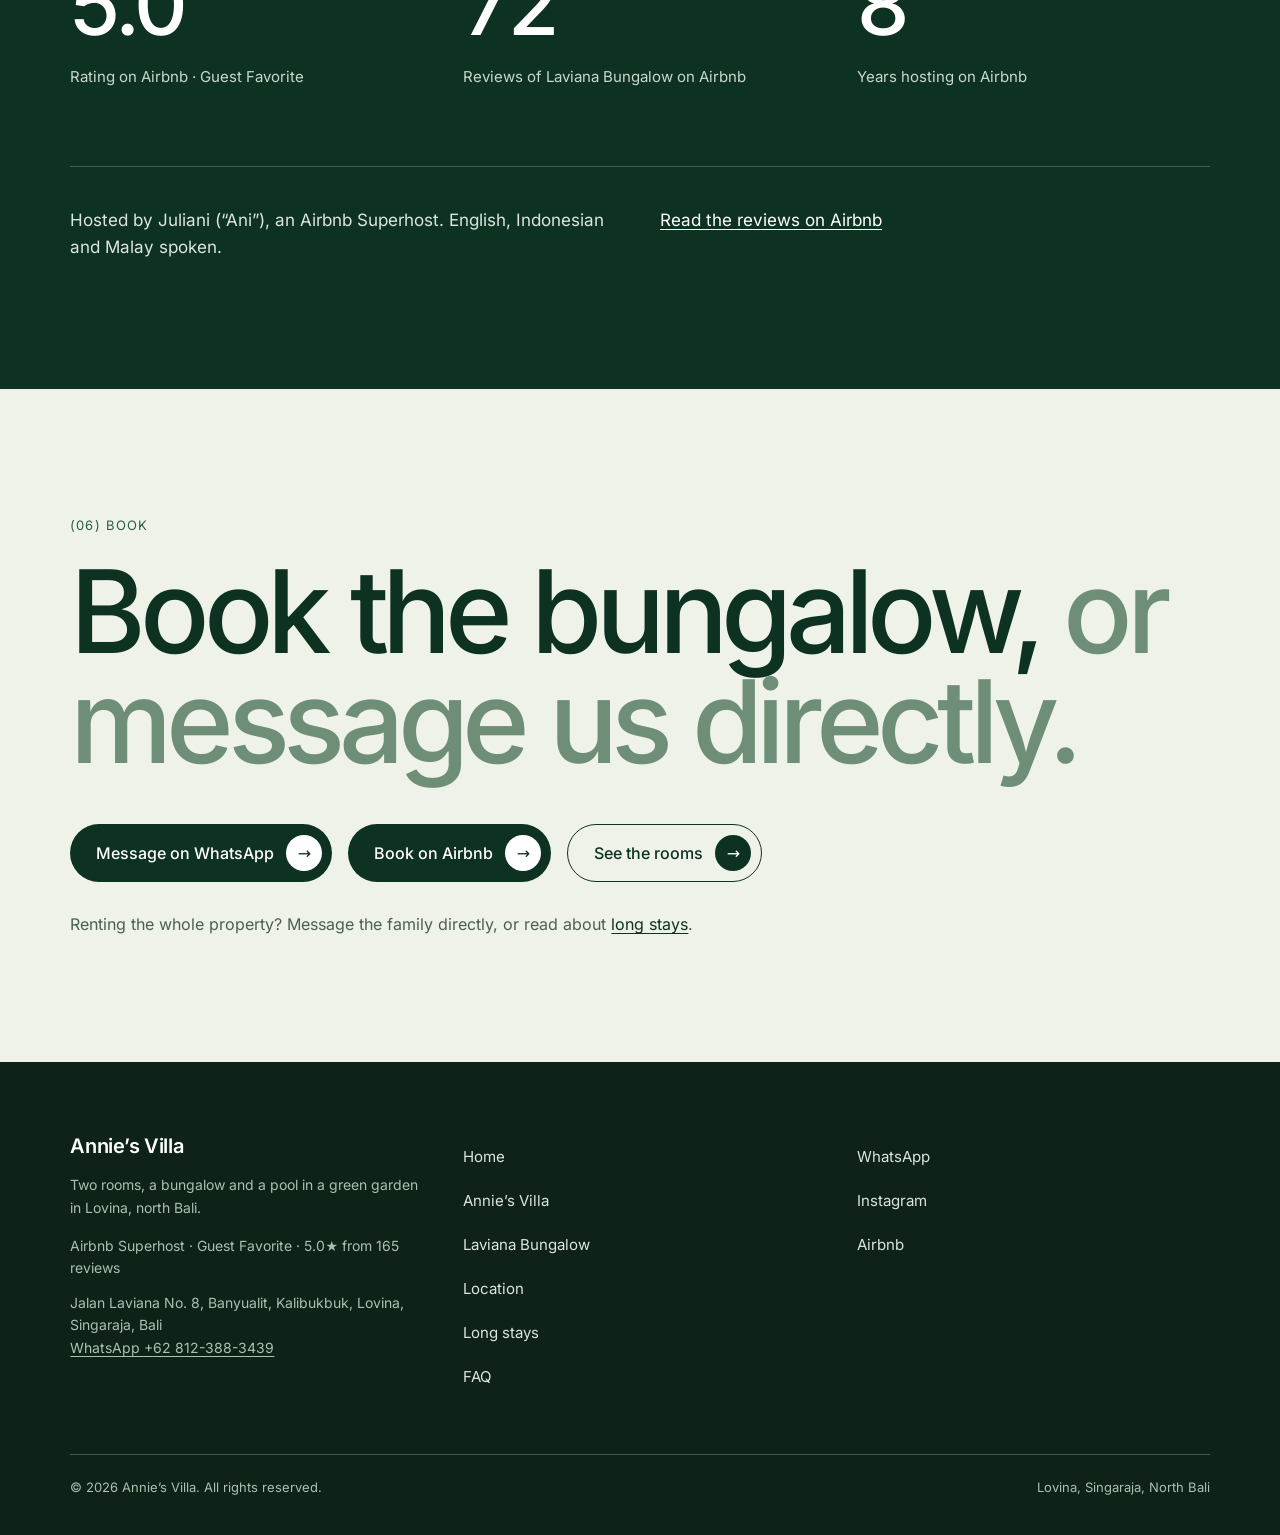
<file: site/laviana-bungalow/index.html>
<!DOCTYPE html>
<html lang="en">
<head>
<meta charset="utf-8">
<meta name="viewport" content="width=device-width,initial-scale=1">
<title>Laviana Bungalow — Private Bungalow in Lovina, Bali</title>
<meta name="description" content="Laviana Bungalow at Annie's Villa, Lovina: your own bedroom, living room and private kitchen, with the 16 m garden pool. 72 Airbnb reviews at 5.0★. Book direct.">
<meta name="robots" content="noindex">
<link rel="canonical" href="https://ammaralfianmentor1985.github.io/default_designs/laviana-bungalow/">
<meta name="theme-color" content="#0E3221">
<link rel="icon" href="../favicon.svg" type="image/svg+xml">
<link rel="icon" href="../favicon.ico" sizes="32x32">
<link rel="apple-touch-icon" href="../apple-touch-icon.png">
<meta property="og:type" content="website">
<meta property="og:site_name" content="Annie's Villa Lovina">
<meta property="og:locale" content="en_GB">
<meta property="og:title" content="Laviana Bungalow — Private Bungalow in Lovina, Bali">
<meta property="og:description" content="Laviana Bungalow at Annie's Villa, Lovina: your own bedroom, living room and private kitchen, with the 16 m garden pool. 72 Airbnb reviews at 5.0★. Book direct.">
<meta property="og:url" content="https://ammaralfianmentor1985.github.io/default_designs/laviana-bungalow/">
<meta property="og:image" content="https://ammaralfianmentor1985.github.io/default_designs/images/og-annies-villa-lovina-1200.jpg">
<meta property="og:image:width" content="1200">
<meta property="og:image:height" content="630">
<meta property="og:image:alt" content="Pool at dusk at Annie’s Villa in Lovina, with the lit pavilion behind it">
<meta name="twitter:card" content="summary_large_image">
<meta name="twitter:title" content="Laviana Bungalow — Private Bungalow in Lovina, Bali">
<meta name="twitter:description" content="Laviana Bungalow at Annie's Villa, Lovina: your own bedroom, living room and private kitchen, with the 16 m garden pool. 72 Airbnb reviews at 5.0★. Book direct.">
<meta name="twitter:image" content="https://ammaralfianmentor1985.github.io/default_designs/images/og-annies-villa-lovina-1200.jpg">
<link rel="preload" href="../assets/fonts/inter-latin-var.woff2" as="font" type="font/woff2" crossorigin>
<link rel="stylesheet" href="../assets/css/site.css?v=3e787261">
<script type="application/ld+json">{"@context":"https://schema.org","@type":"Accommodation","@id":"https://ammaralfianmentor1985.github.io/default_designs/laviana-bungalow/#accommodation","name":"Laviana Bungalow","description":"Laviana Bungalow at Annie's Villa in Lovina, North Bali: a separate building with its own bedroom, living room and private kitchen, with access to the garden pool.","url":"https://ammaralfianmentor1985.github.io/default_designs/laviana-bungalow/","image":["https://ammaralfianmentor1985.github.io/default_designs/images/annies-villa-lovina-veranda-720.jpg","https://ammaralfianmentor1985.github.io/default_designs/images/annies-villa-lovina-aerial-grounds-1200.jpg","https://ammaralfianmentor1985.github.io/default_designs/images/annies-villa-lovina-pool-loungers-1200.jpg"],"containedInPlace":{"@type":"LodgingBusiness","@id":"https://ammaralfianmentor1985.github.io/default_designs/#lodging","name":"Annie's Villa Lovina","url":"https://ammaralfianmentor1985.github.io/default_designs/","address":{"@type":"PostalAddress","streetAddress":"Jalan Laviana No. 8, Banyualit, Kalibukbuk","addressLocality":"Lovina, Singaraja","addressRegion":"Bali","postalCode":"81152","addressCountry":"ID"},"telephone":"+62-812-388-3439"},"amenityFeature":[{"@type":"LocationFeatureSpecification","name":"Private kitchen","value":true},{"@type":"LocationFeatureSpecification","name":"Living room","value":true},{"@type":"LocationFeatureSpecification","name":"Bedroom","value":true},{"@type":"LocationFeatureSpecification","name":"Garden pool (16 m, shared with the rest of the property)","value":true}],"accommodationCategory":"Bungalow"}</script>
</head>
<body>
<a class="skip" href="#main">Skip to content</a>
<div class="page">
<nav class="nav" aria-label="Main">
  <a class="nav__brand" href="../">Annie’s Villa</a>
  <div class="nav__links"><a class="navlink" href="../annies-villa/">Annie’s Villa</a><a class="navlink" href="../laviana-bungalow/" aria-current="page">Laviana Bungalow</a><a class="navlink" href="../location/">Location</a><a class="navlink" href="../long-term/">Long stays</a><a class="navlink" href="../faq/">FAQ</a></div>
  <a class="pill pill--dark pill--sm" href="https://wa.me/628123883439?text=Hello%20Annie%E2%80%99s%20Villa%2C%20I%20would%20like%20to%20check%20availability." target="_blank" rel="noopener"><span class="long">Check availability</span><span class="short">Book</span> <span class="disc" aria-hidden="true">→</span></a>
</nav>
<main id="main">
<section id="top" class="hero hero--page">
  <div class="hero__slide hero__slide--solo"><picture><source type="image/webp" srcset="../images/annies-villa-lovina-aerial-grounds-480.webp 480w, ../images/annies-villa-lovina-aerial-grounds-800.webp 800w, ../images/annies-villa-lovina-aerial-grounds-1040.webp 1040w, ../images/annies-villa-lovina-aerial-grounds-1200.webp 1200w" sizes="100vw"><img src="../images/annies-villa-lovina-aerial-grounds-800.jpg" srcset="../images/annies-villa-lovina-aerial-grounds-800.jpg 800w, ../images/annies-villa-lovina-aerial-grounds-1200.jpg 1200w" sizes="100vw" width="1200" height="896" alt="Aerial view of the main house, bungalow and green grounds at Annie’s Villa" fetchpriority="high"></picture></div>
  <div class="hero__shade"></div>
  <div class="hero__body">
    <p class="chip rise">Lovina · Singaraja · North Bali</p>
    <h1 class="hero__title rise rise--1">Laviana Bungalow. <span class="tone--hero">Your own place in the garden.</span></h1>
    <div class="hero__actions rise rise--2">
      <a class="pill pill--light pill--hero" href="https://wa.me/628123883439?text=Hello%20Annie%E2%80%99s%20Villa%2C%20I%20would%20like%20to%20book%20Laviana%20Bungalow.%0ADates%3A%0AGuests%3A" target="_blank" rel="noopener">Book the bungalow <span class="disc" aria-hidden="true">→</span></a>
      <span class="hero__note">A separate building · its own kitchen</span>
    </div>
  </div>
</section>

<section class="sec sec--page intro">
  <div class="intro__side">
    <p class="eyebrow">(01) Laviana Bungalow at Annie’s Villa</p>
    <p class="lead lead--340">A separate building in the garden of Annie’s Villa, in Lovina, North Bali. It has its own bedroom, living room and private kitchen.</p>
  </div>
  <p class="statement">Cook, sit and sleep without sharing. <span class="tone">The garden and the pool are part of the same property.</span></p>
</section>

<section id="bungalow" class="sec sec--page">
  <div class="sec-head">
    <div>
      <p class="eyebrow mb-18">(02) The bungalow</p>
      <h2 class="h2 h2--84">A bungalow of your own. <span class="tone">With its own kitchen.</span></h2>
    </div>
    <p class="lead">Book it on its own, or rent the whole property.</p>
  </div>
  <div class="stack">
    <div class="split split--unit">
      <div class="zoom rounded ar-4-5 reveal"><picture><source type="image/webp" srcset="../images/annies-villa-lovina-veranda-480.webp 480w, ../images/annies-villa-lovina-veranda-720.webp 720w" sizes="(min-width:720px) 46vw, 100vw"><img src="../images/annies-villa-lovina-veranda-720.jpg" sizes="(min-width:720px) 46vw, 100vw" width="720" height="960" alt="Covered veranda with sofa and armchairs at Laviana Bungalow" loading="lazy" style="object-position:50% 70%"></picture></div>
      <div>
        <p class="eyebrow">Separate building</p>
        <h3 class="h2 h2--64">Bedroom, living room and kitchen.</h3>
        <p class="lead lead--480">The bungalow is a separate building with its own bedroom, living room and private kitchen, so you can cook and sit without sharing.</p>
        <p class="split__price">Enquire for price</p>
        <div class="split__cta"><a class="pill pill--dark pill--lg" href="https://wa.me/628123883439?text=Hello%20Annie%E2%80%99s%20Villa%2C%20I%20would%20like%20to%20book%20Laviana%20Bungalow.%0ADates%3A%0AGuests%3A" target="_blank" rel="noopener">Book the bungalow <span class="disc" aria-hidden="true">→</span></a></div>
      </div>
    </div>
  </div>
</section>

<section class="sec sec--md sec--soft">
  <div class="wrap">
  <div class="sec-head">
    <div>
      <p class="eyebrow mb-18">(03) The grounds</p>
      <h2 class="h2 h2--84">Garden and pool <span class="tone">inside one walled property.</span></h2>
    </div>
    <p class="lead">The bungalow shares the 16 m garden pool and the green grounds with the rest of the property.</p>
  </div>
  <div class="figs">
    <figure class="reveal"><div class="zoom rounded ar-4-3"><picture><source type="image/webp" srcset="../images/annies-villa-lovina-garden-lawn-480.webp 480w, ../images/annies-villa-lovina-garden-lawn-800.webp 800w, ../images/annies-villa-lovina-garden-lawn-1040.webp 1040w, ../images/annies-villa-lovina-garden-lawn-1200.webp 1200w" sizes="(min-width:1100px) 30vw, (min-width:600px) 46vw, 100vw"><img src="../images/annies-villa-lovina-garden-lawn-800.jpg" srcset="../images/annies-villa-lovina-garden-lawn-800.jpg 800w, ../images/annies-villa-lovina-garden-lawn-1200.jpg 1200w" sizes="(min-width:1100px) 30vw, (min-width:600px) 46vw, 100vw" width="1200" height="675" alt="Green garden lawn beside the villa" loading="lazy"></picture></div><figcaption class="fig__cap">The garden</figcaption></figure>
    <figure class="reveal"><div class="zoom rounded ar-4-3"><picture><source type="image/webp" srcset="../images/annies-villa-lovina-pool-from-above-480.webp 480w, ../images/annies-villa-lovina-pool-from-above-720.webp 720w" sizes="(min-width:1100px) 30vw, (min-width:600px) 46vw, 100vw"><img src="../images/annies-villa-lovina-pool-from-above-720.jpg" sizes="(min-width:1100px) 30vw, (min-width:600px) 46vw, 100vw" width="720" height="537" alt="The curved garden pool with a small round pool beside it, seen from above" loading="lazy"></picture></div><figcaption class="fig__cap">The garden pool</figcaption></figure>
    <figure class="reveal"><div class="zoom rounded ar-4-3"><picture><source type="image/webp" srcset="../images/annies-villa-lovina-pool-loungers-480.webp 480w, ../images/annies-villa-lovina-pool-loungers-800.webp 800w, ../images/annies-villa-lovina-pool-loungers-1040.webp 1040w, ../images/annies-villa-lovina-pool-loungers-1200.webp 1200w" sizes="(min-width:1100px) 30vw, (min-width:600px) 46vw, 100vw"><img src="../images/annies-villa-lovina-pool-loungers-800.jpg" srcset="../images/annies-villa-lovina-pool-loungers-800.jpg 800w, ../images/annies-villa-lovina-pool-loungers-1200.jpg 1200w" sizes="(min-width:1100px) 30vw, (min-width:600px) 46vw, 100vw" width="1200" height="900" alt="Two loungers beside the swimming pool" loading="lazy"></picture></div><figcaption class="fig__cap">Loungers by the pool</figcaption></figure>
  </div>
  </div>
</section>

<section id="good-to-know" class="sec sec--page">
  <div class="sec-head">
    <div>
      <p class="eyebrow mb-18">(04) Good to know</p>
      <h2 class="h2 h2--84">The practical things. <span class="tone">Prices are clear.</span></h2>
    </div>
    
  </div>
    <dl class="facts">
      <div class="facts__row"><dt>Check-in</dt><dd>From 14:00</dd></div>
      <div class="facts__row"><dt>Check-out</dt><dd>By 12:00</dd></div>
      <div class="facts__row"><dt>Kitchen</dt><dd>Private, inside the bungalow</dd></div>
      <div class="facts__row"><dt>Pool</dt><dd>A 16 m garden pool, shared with the rest of the property</dd></div>
      <div class="facts__row"><dt>Airport pickup</dt><dd>Arranged on WhatsApp, about IDR 600,000</dd></div>
      <div class="facts__row"><dt>Tours and day trips</dt><dd>Arranged and priced separately. We tell you the price before you pay.</dd></div>
      <div class="facts__row"><dt>Booking</dt><dd>Message us on WhatsApp, or book on Airbnb. <a class="link" href="../faq/">More questions and answers</a></dd></div>
    </dl>
</section>

<section class="sec sec--md sec--dark">
  <div class="wrap--1280">
    <p class="eyebrow eyebrow--dark mb-20">(05) Guests say</p>
    <h2 class="reveal h2 h2--76">Honest stays, five-star service. <span class="tone--mist">Read what guests wrote on Airbnb.</span></h2>
    <div class="stats stats--dark">
      <div><div class="stat__n">5.0</div><div class="stat__c">Rating on Airbnb · Guest Favorite</div></div>
      <div><div class="stat__n">72</div><div class="stat__c">Reviews of Laviana Bungalow on Airbnb</div></div>
      <div><div class="stat__n">8</div><div class="stat__c">Years hosting on Airbnb</div></div>
    </div>
    <div class="promise">
      <p>Hosted by Juliani (“Ani”), an Airbnb Superhost. English, Indonesian and Malay spoken.</p>
      <p><a class="link" href="https://www.airbnb.com/rooms/31995942" target="_blank" rel="noopener">Read the reviews on Airbnb</a></p>
    </div>
  </div>
</section>

<section id="contact" class="sec sec--md sec--pale">
  <div class="wrap">
    <p class="eyebrow mb-24">(06) Book</p>
    <h2 class="reveal h2 h2--132">Book the bungalow, <span class="tone--sage">or message us directly.</span></h2>
    <div class="actions">
      <a class="pill pill--dark pill--lg" href="https://wa.me/628123883439?text=Hello%20Annie%E2%80%99s%20Villa%2C%20I%20would%20like%20to%20book%20Laviana%20Bungalow.%0ADates%3A%0AGuests%3A" target="_blank" rel="noopener">Message on WhatsApp <span class="disc" aria-hidden="true">→</span></a>
      <a class="pill pill--dark pill--lg" href="https://www.airbnb.com/rooms/31995942" target="_blank" rel="noopener">Book on Airbnb <span class="disc" aria-hidden="true">→</span></a>
      <a class="pill pill--outline pill--lg" href="../annies-villa/">See the rooms <span class="disc" aria-hidden="true">→</span></a>
    </div>
    <p class="note">Renting the whole property? Message the family directly, or read about <a class="link" href="../long-term/">long stays</a>.</p>
  </div>
</section>
</main>
<footer class="footer">
  <div class="footer__grid">
    <div>
      <div class="footer__brand">Annie’s Villa</div>
      <p class="footer__blurb">Two rooms, a bungalow and a pool in a green garden in Lovina, north Bali.</p>
      <p class="footer__blurb">Airbnb Superhost · Guest Favorite · 5.0★ from 165 reviews</p>
      <address class="footer__address">Jalan Laviana No. 8, Banyualit, Kalibukbuk, Lovina, Singaraja, Bali<br><a href="https://wa.me/628123883439?text=Hello%20Annie%E2%80%99s%20Villa%2C%20I%20would%20like%20to%20check%20availability." target="_blank" rel="noopener">WhatsApp +62 812-388-3439</a></address>
    </div>
    <div class="footlinks"><a href="../">Home</a><a href="../annies-villa/">Annie’s Villa</a><a href="../laviana-bungalow/">Laviana Bungalow</a><a href="../location/">Location</a><a href="../long-term/">Long stays</a><a href="../faq/">FAQ</a></div>
    <div class="footlinks"><a href="https://wa.me/628123883439?text=Hello%20Annie%E2%80%99s%20Villa%2C%20I%20would%20like%20to%20check%20availability." target="_blank" rel="noopener">WhatsApp</a><a href="https://www.instagram.com/laviana_bungalow" target="_blank" rel="noopener">Instagram</a><a href="https://www.airbnb.com/users/profile/1463271766396267063" target="_blank" rel="noopener">Airbnb</a></div>
  </div>
  <div class="footer__bottom">
    <span>© 2026 Annie’s Villa. All rights reserved.</span>
    <span>Lovina, Singaraja, North Bali</span>
  </div>
</footer>
</div>
</body>
</html>
</file>
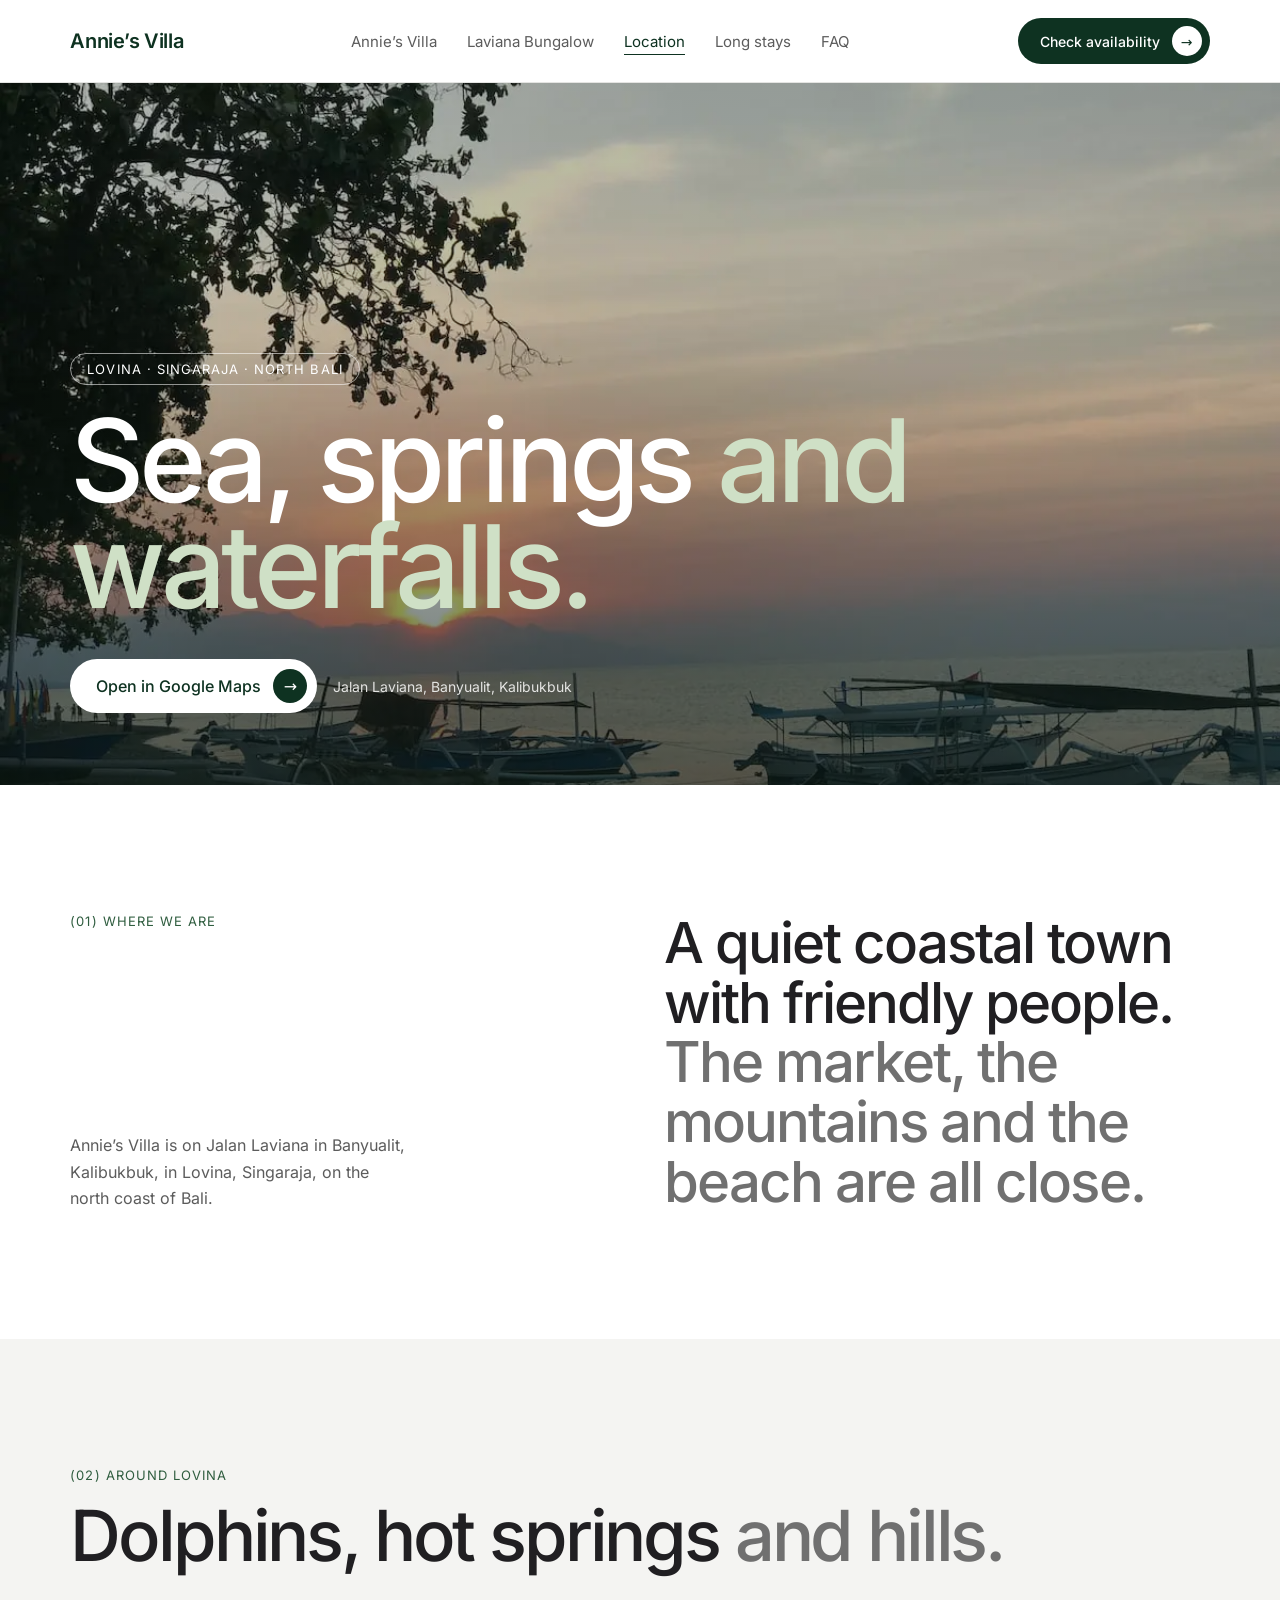
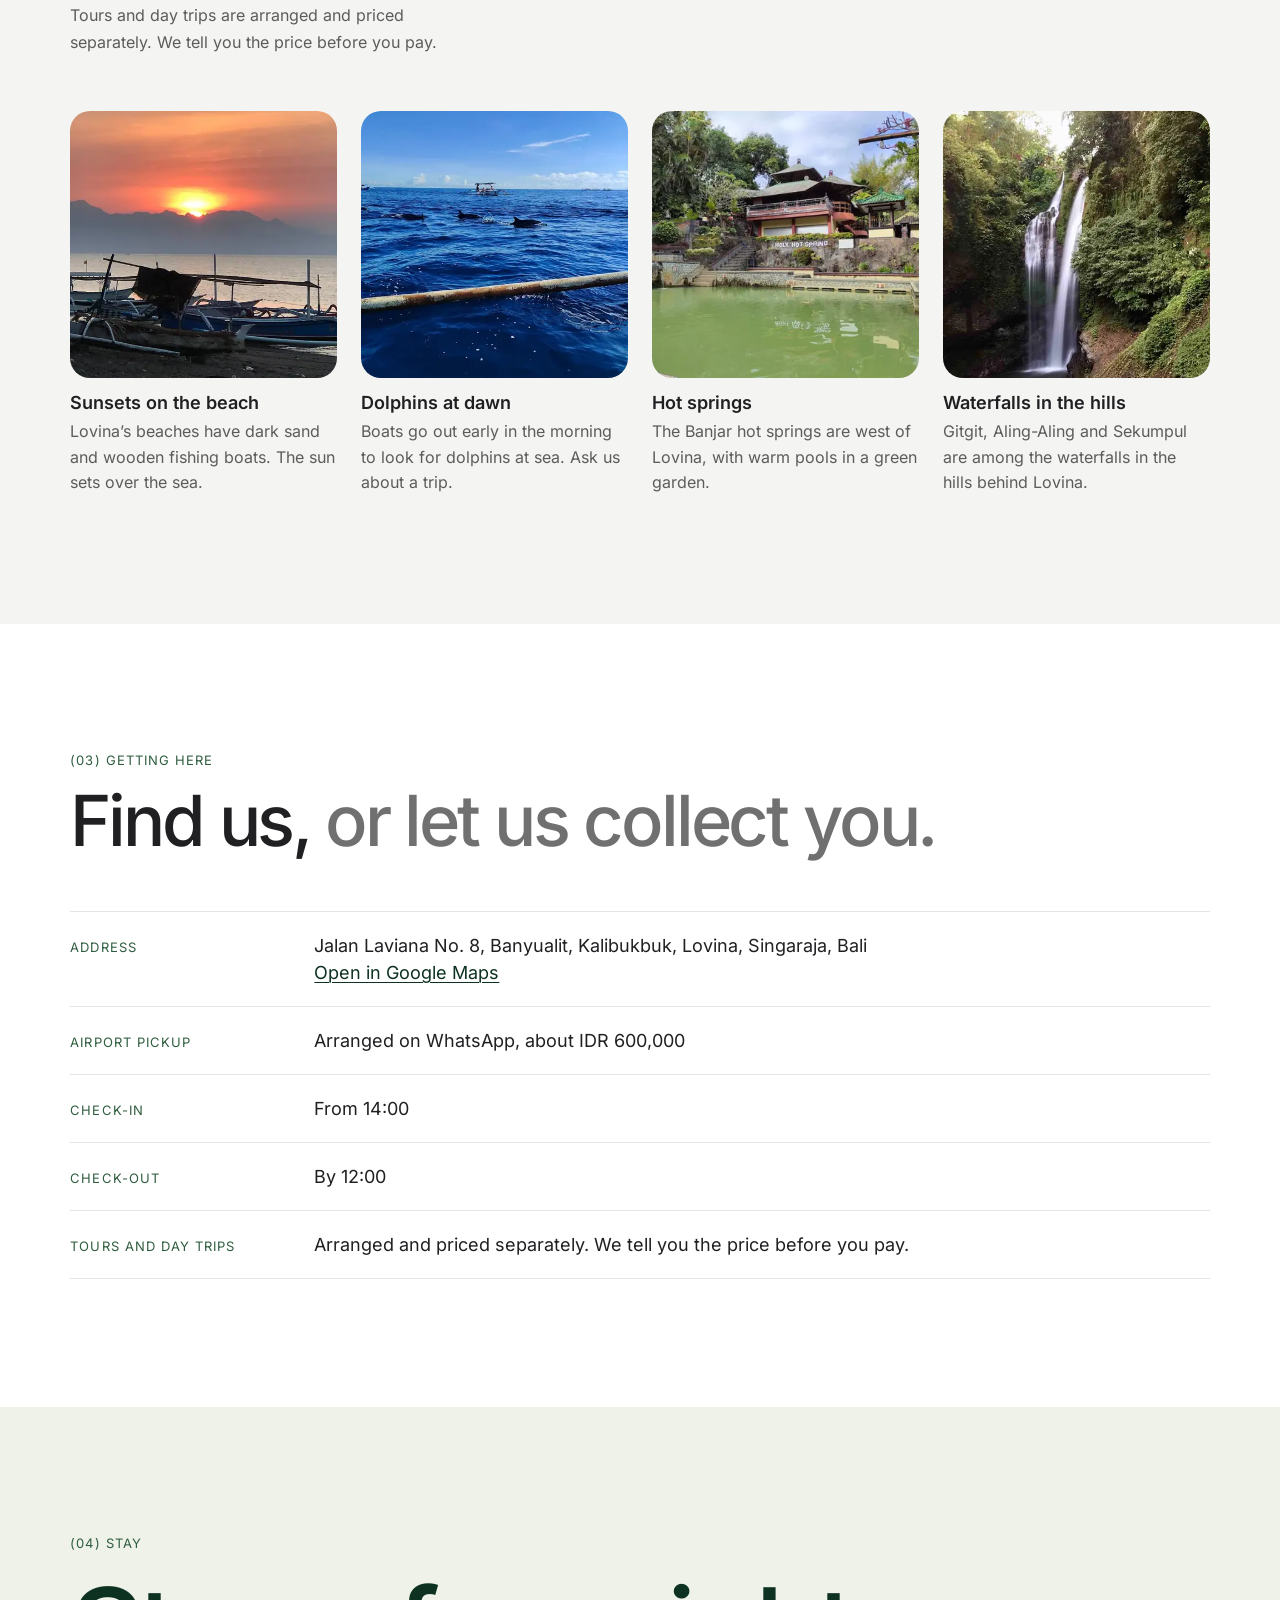
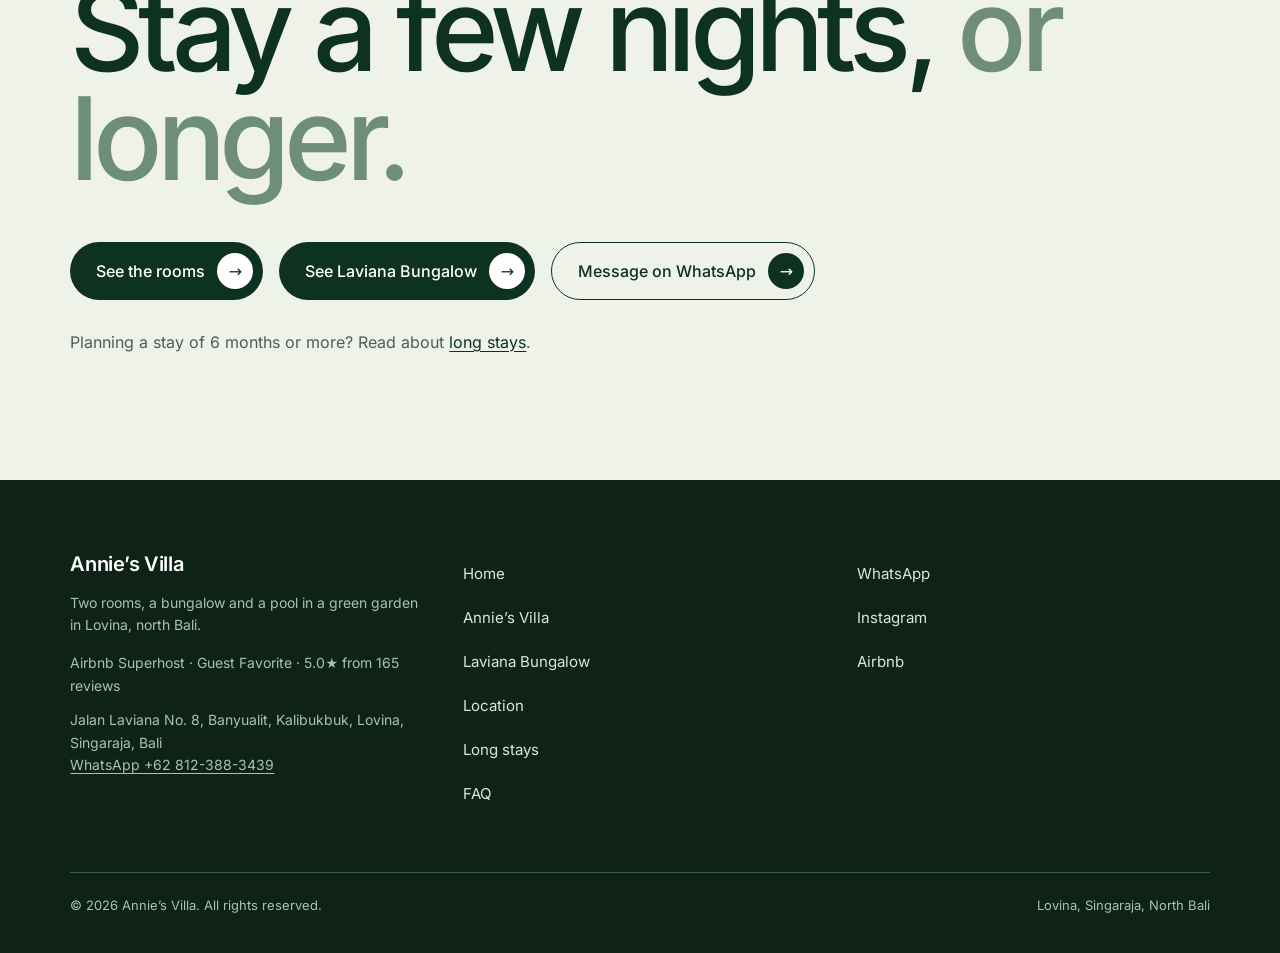
<file: site/location/index.html>
<!DOCTYPE html>
<html lang="en">
<head>
<meta charset="utf-8">
<meta name="viewport" content="width=device-width,initial-scale=1">
<title>Lovina, North Bali — Around Annie's Villa</title>
<meta name="description" content="Dolphins at dawn, Banjar hot springs, waterfalls and Lovina Beach: what to do around Annie's Villa in Lovina, North Bali. Tours arranged and priced separately.">
<meta name="robots" content="noindex">
<link rel="canonical" href="https://ammaralfianmentor1985.github.io/default_designs/location/">
<meta name="theme-color" content="#0E3221">
<link rel="icon" href="../favicon.svg" type="image/svg+xml">
<link rel="icon" href="../favicon.ico" sizes="32x32">
<link rel="apple-touch-icon" href="../apple-touch-icon.png">
<meta property="og:type" content="website">
<meta property="og:site_name" content="Annie's Villa Lovina">
<meta property="og:locale" content="en_GB">
<meta property="og:title" content="Lovina, North Bali — Around Annie's Villa">
<meta property="og:description" content="Dolphins at dawn, Banjar hot springs, waterfalls and Lovina Beach: what to do around Annie's Villa in Lovina, North Bali. Tours arranged and priced separately.">
<meta property="og:url" content="https://ammaralfianmentor1985.github.io/default_designs/location/">
<meta property="og:image" content="https://ammaralfianmentor1985.github.io/default_designs/images/og-annies-villa-lovina-1200.jpg">
<meta property="og:image:width" content="1200">
<meta property="og:image:height" content="630">
<meta property="og:image:alt" content="Pool at dusk at Annie’s Villa in Lovina, with the lit pavilion behind it">
<meta name="twitter:card" content="summary_large_image">
<meta name="twitter:title" content="Lovina, North Bali — Around Annie's Villa">
<meta name="twitter:description" content="Dolphins at dawn, Banjar hot springs, waterfalls and Lovina Beach: what to do around Annie's Villa in Lovina, North Bali. Tours arranged and priced separately.">
<meta name="twitter:image" content="https://ammaralfianmentor1985.github.io/default_designs/images/og-annies-villa-lovina-1200.jpg">
<link rel="preload" href="../assets/fonts/inter-latin-var.woff2" as="font" type="font/woff2" crossorigin>
<link rel="stylesheet" href="../assets/css/site.css?v=3e787261">

</head>
<body>
<a class="skip" href="#main">Skip to content</a>
<div class="page">
<nav class="nav" aria-label="Main">
  <a class="nav__brand" href="../">Annie’s Villa</a>
  <div class="nav__links"><a class="navlink" href="../annies-villa/">Annie’s Villa</a><a class="navlink" href="../laviana-bungalow/">Laviana Bungalow</a><a class="navlink" href="../location/" aria-current="page">Location</a><a class="navlink" href="../long-term/">Long stays</a><a class="navlink" href="../faq/">FAQ</a></div>
  <a class="pill pill--dark pill--sm" href="https://wa.me/628123883439?text=Hello%20Annie%E2%80%99s%20Villa%2C%20I%20would%20like%20to%20check%20availability." target="_blank" rel="noopener"><span class="long">Check availability</span><span class="short">Book</span> <span class="disc" aria-hidden="true">→</span></a>
</nav>
<main id="main">
<section id="top" class="hero hero--page">
  <div class="hero__slide hero__slide--solo"><picture><source type="image/webp" srcset="../images/lovina-beach-sunset-480.webp 480w, ../images/lovina-beach-sunset-800.webp 800w, ../images/lovina-beach-sunset-1040.webp 1040w, ../images/lovina-beach-sunset-1200.webp 1200w" sizes="100vw"><img src="../images/lovina-beach-sunset-800.jpg" srcset="../images/lovina-beach-sunset-800.jpg 800w, ../images/lovina-beach-sunset-1200.jpg 1200w" sizes="100vw" width="1200" height="900" alt="Sunset over the sea, with outrigger boats on the beach" fetchpriority="high"></picture></div>
  <div class="hero__shade"></div>
  <div class="hero__body">
    <p class="chip rise">Lovina · Singaraja · North Bali</p>
    <h1 class="hero__title rise rise--1">Sea, springs <span class="tone--hero">and waterfalls.</span></h1>
    <div class="hero__actions rise rise--2">
      <a class="pill pill--light pill--hero" href="https://maps.app.goo.gl/fYGfdKSeuuMvpfvB6" target="_blank" rel="noopener">Open in Google Maps <span class="disc" aria-hidden="true">→</span></a>
      <span class="hero__note">Jalan Laviana, Banyualit, Kalibukbuk</span>
    </div>
  </div>
</section>

<section class="sec sec--page intro">
  <div class="intro__side">
    <p class="eyebrow">(01) Where we are</p>
    <p class="lead lead--340">Annie’s Villa is on Jalan Laviana in Banyualit, Kalibukbuk, in Lovina, Singaraja, on the north coast of Bali.</p>
  </div>
  <p class="statement">A quiet coastal town with friendly people. <span class="tone">The market, the mountains and the beach are all close.</span></p>
</section>

<section id="around" class="sec sec--md sec--soft">
  <div class="wrap">
  <div class="sec-head">
    <div>
      <p class="eyebrow mb-18">(02) Around Lovina</p>
      <h2 class="h2 h2--84">Dolphins, hot springs <span class="tone">and hills.</span></h2>
    </div>
    <p class="lead">Tours and day trips are arranged and priced separately. We tell you the price before you pay.</p>
  </div>
  <div class="figs">
    <figure class="reveal"><div class="zoom rounded ar-1-1"><picture><source type="image/webp" srcset="../images/lovina-boats-beach-sunset-480.webp 480w, ../images/lovina-boats-beach-sunset-720.webp 720w" sizes="(min-width:1100px) 22vw, (min-width:600px) 46vw, 100vw"><img src="../images/lovina-boats-beach-sunset-720.jpg" sizes="(min-width:1100px) 22vw, (min-width:600px) 46vw, 100vw" width="720" height="960" alt="Outrigger boats on a dark-sand beach at sunset, with mountains across the water" loading="lazy" style="object-position:50% 40%"></picture></div><figcaption class="fig__cap fig__cap--tight"><h3 class="fig__h">Sunsets on the beach</h3><p class="fig__text">Lovina’s beaches have dark sand and wooden fishing boats. The sun sets over the sea.</p></figcaption></figure>
    <figure class="reveal"><div class="zoom rounded ar-1-1"><picture><source type="image/webp" srcset="../images/lovina-dolphins-at-sea-480.webp 480w, ../images/lovina-dolphins-at-sea-720.webp 720w" sizes="(min-width:1100px) 22vw, (min-width:600px) 46vw, 100vw"><img src="../images/lovina-dolphins-at-sea-720.jpg" sizes="(min-width:1100px) 22vw, (min-width:600px) 46vw, 100vw" width="720" height="900" alt="Dolphins surfacing at sea near an outrigger boat" loading="lazy" style="object-position:50% 45%"></picture></div><figcaption class="fig__cap fig__cap--tight"><h3 class="fig__h">Dolphins at dawn</h3><p class="fig__text">Boats go out early in the morning to look for dolphins at sea. Ask us about a trip.</p></figcaption></figure>
    <figure class="reveal"><div class="zoom rounded ar-1-1"><picture><source type="image/webp" srcset="../images/lovina-holy-hot-spring-480.webp 480w, ../images/lovina-holy-hot-spring-800.webp 800w, ../images/lovina-holy-hot-spring-1040.webp 1040w, ../images/lovina-holy-hot-spring-1200.webp 1200w" sizes="(min-width:1100px) 22vw, (min-width:600px) 46vw, 100vw"><img src="../images/lovina-holy-hot-spring-800.jpg" srcset="../images/lovina-holy-hot-spring-800.jpg 800w, ../images/lovina-holy-hot-spring-1200.jpg 1200w" sizes="(min-width:1100px) 22vw, (min-width:600px) 46vw, 100vw" width="1200" height="900" alt="The Holy Hot Spring pool, with a pavilion and gardens above it" loading="lazy" style="object-position:60% 40%"></picture></div><figcaption class="fig__cap fig__cap--tight"><h3 class="fig__h">Hot springs</h3><p class="fig__text">The Banjar hot springs are west of Lovina, with warm pools in a green garden.</p></figcaption></figure>
    <figure class="reveal"><div class="zoom rounded ar-1-1"><picture><source type="image/webp" srcset="../images/lovina-waterfall-gorge-480.webp 480w, ../images/lovina-waterfall-gorge-720.webp 720w" sizes="(min-width:1100px) 22vw, (min-width:600px) 46vw, 100vw"><img src="../images/lovina-waterfall-gorge-720.jpg" sizes="(min-width:1100px) 22vw, (min-width:600px) 46vw, 100vw" width="720" height="961" alt="Waterfall falling into a green forest gorge" loading="lazy" style="object-position:50% 35%"></picture></div><figcaption class="fig__cap fig__cap--tight"><h3 class="fig__h">Waterfalls in the hills</h3><p class="fig__text">Gitgit, Aling-Aling and Sekumpul are among the waterfalls in the hills behind Lovina.</p></figcaption></figure>
  </div>
  </div>
</section>

<section id="getting-here" class="sec sec--page">
  <div class="sec-head">
    <div>
      <p class="eyebrow mb-18">(03) Getting here</p>
      <h2 class="h2 h2--84">Find us, <span class="tone">or let us collect you.</span></h2>
    </div>
    
  </div>
    <dl class="facts">
      <div class="facts__row"><dt>Address</dt><dd><address class="address">Jalan Laviana No. 8, Banyualit, Kalibukbuk, Lovina, Singaraja, Bali</address><a class="link" href="https://maps.app.goo.gl/fYGfdKSeuuMvpfvB6" target="_blank" rel="noopener">Open in Google Maps</a></dd></div>
      <div class="facts__row"><dt>Airport pickup</dt><dd>Arranged on WhatsApp, about IDR 600,000</dd></div>
      <div class="facts__row"><dt>Check-in</dt><dd>From 14:00</dd></div>
      <div class="facts__row"><dt>Check-out</dt><dd>By 12:00</dd></div>
      <div class="facts__row"><dt>Tours and day trips</dt><dd>Arranged and priced separately. We tell you the price before you pay.</dd></div>
    </dl>
</section>

<section id="contact" class="sec sec--md sec--pale">
  <div class="wrap">
    <p class="eyebrow mb-24">(04) Stay</p>
    <h2 class="reveal h2 h2--132">Stay a few nights, <span class="tone--sage">or longer.</span></h2>
    <div class="actions">
      <a class="pill pill--dark pill--lg" href="../annies-villa/">See the rooms <span class="disc" aria-hidden="true">→</span></a>
      <a class="pill pill--dark pill--lg" href="../laviana-bungalow/">See Laviana Bungalow <span class="disc" aria-hidden="true">→</span></a>
      <a class="pill pill--outline pill--lg" href="https://wa.me/628123883439?text=Hello%20Annie%E2%80%99s%20Villa%2C%20I%20would%20like%20to%20check%20availability." target="_blank" rel="noopener">Message on WhatsApp <span class="disc" aria-hidden="true">→</span></a>
    </div>
    <p class="note">Planning a stay of 6 months or more? Read about <a class="link" href="../long-term/">long stays</a>.</p>
  </div>
</section>
</main>
<footer class="footer">
  <div class="footer__grid">
    <div>
      <div class="footer__brand">Annie’s Villa</div>
      <p class="footer__blurb">Two rooms, a bungalow and a pool in a green garden in Lovina, north Bali.</p>
      <p class="footer__blurb">Airbnb Superhost · Guest Favorite · 5.0★ from 165 reviews</p>
      <address class="footer__address">Jalan Laviana No. 8, Banyualit, Kalibukbuk, Lovina, Singaraja, Bali<br><a href="https://wa.me/628123883439?text=Hello%20Annie%E2%80%99s%20Villa%2C%20I%20would%20like%20to%20check%20availability." target="_blank" rel="noopener">WhatsApp +62 812-388-3439</a></address>
    </div>
    <div class="footlinks"><a href="../">Home</a><a href="../annies-villa/">Annie’s Villa</a><a href="../laviana-bungalow/">Laviana Bungalow</a><a href="../location/">Location</a><a href="../long-term/">Long stays</a><a href="../faq/">FAQ</a></div>
    <div class="footlinks"><a href="https://wa.me/628123883439?text=Hello%20Annie%E2%80%99s%20Villa%2C%20I%20would%20like%20to%20check%20availability." target="_blank" rel="noopener">WhatsApp</a><a href="https://www.instagram.com/laviana_bungalow" target="_blank" rel="noopener">Instagram</a><a href="https://www.airbnb.com/users/profile/1463271766396267063" target="_blank" rel="noopener">Airbnb</a></div>
  </div>
  <div class="footer__bottom">
    <span>© 2026 Annie’s Villa. All rights reserved.</span>
    <span>Lovina, Singaraja, North Bali</span>
  </div>
</footer>
</div>
</body>
</html>
</file>
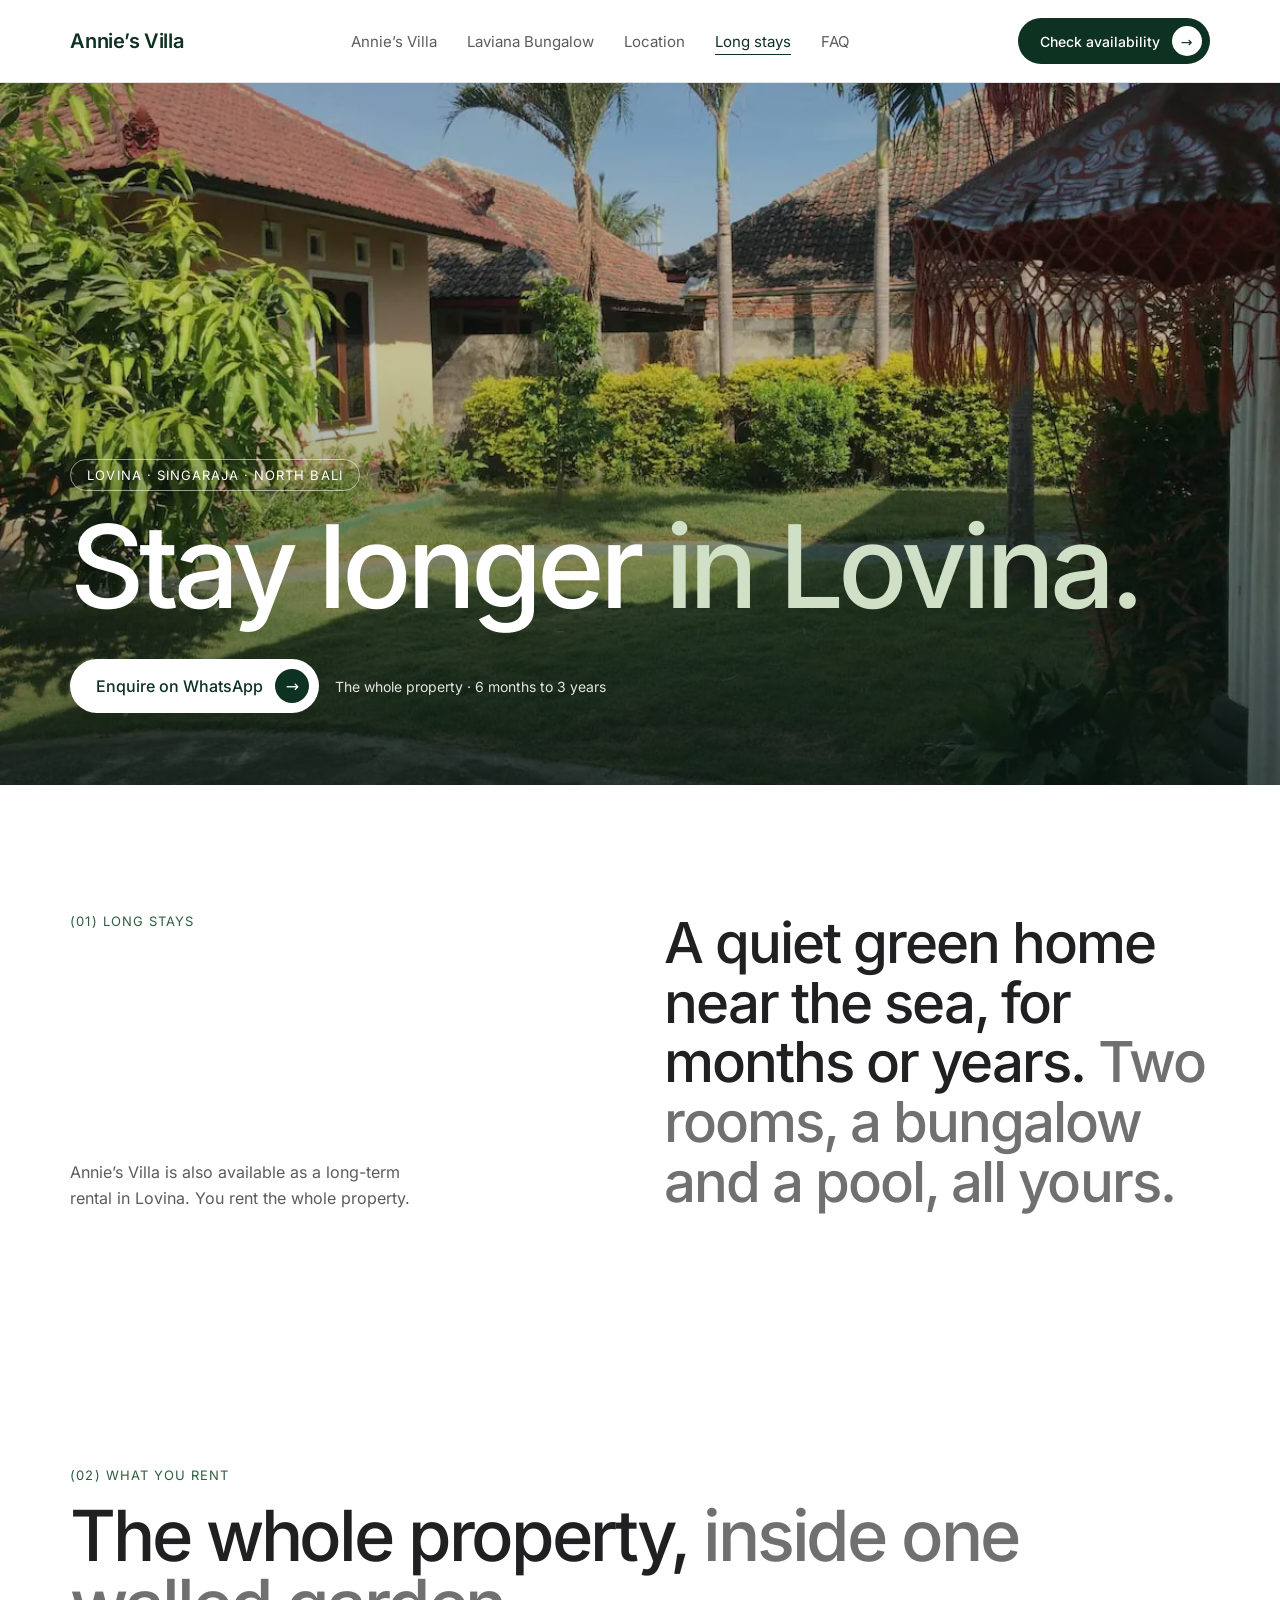
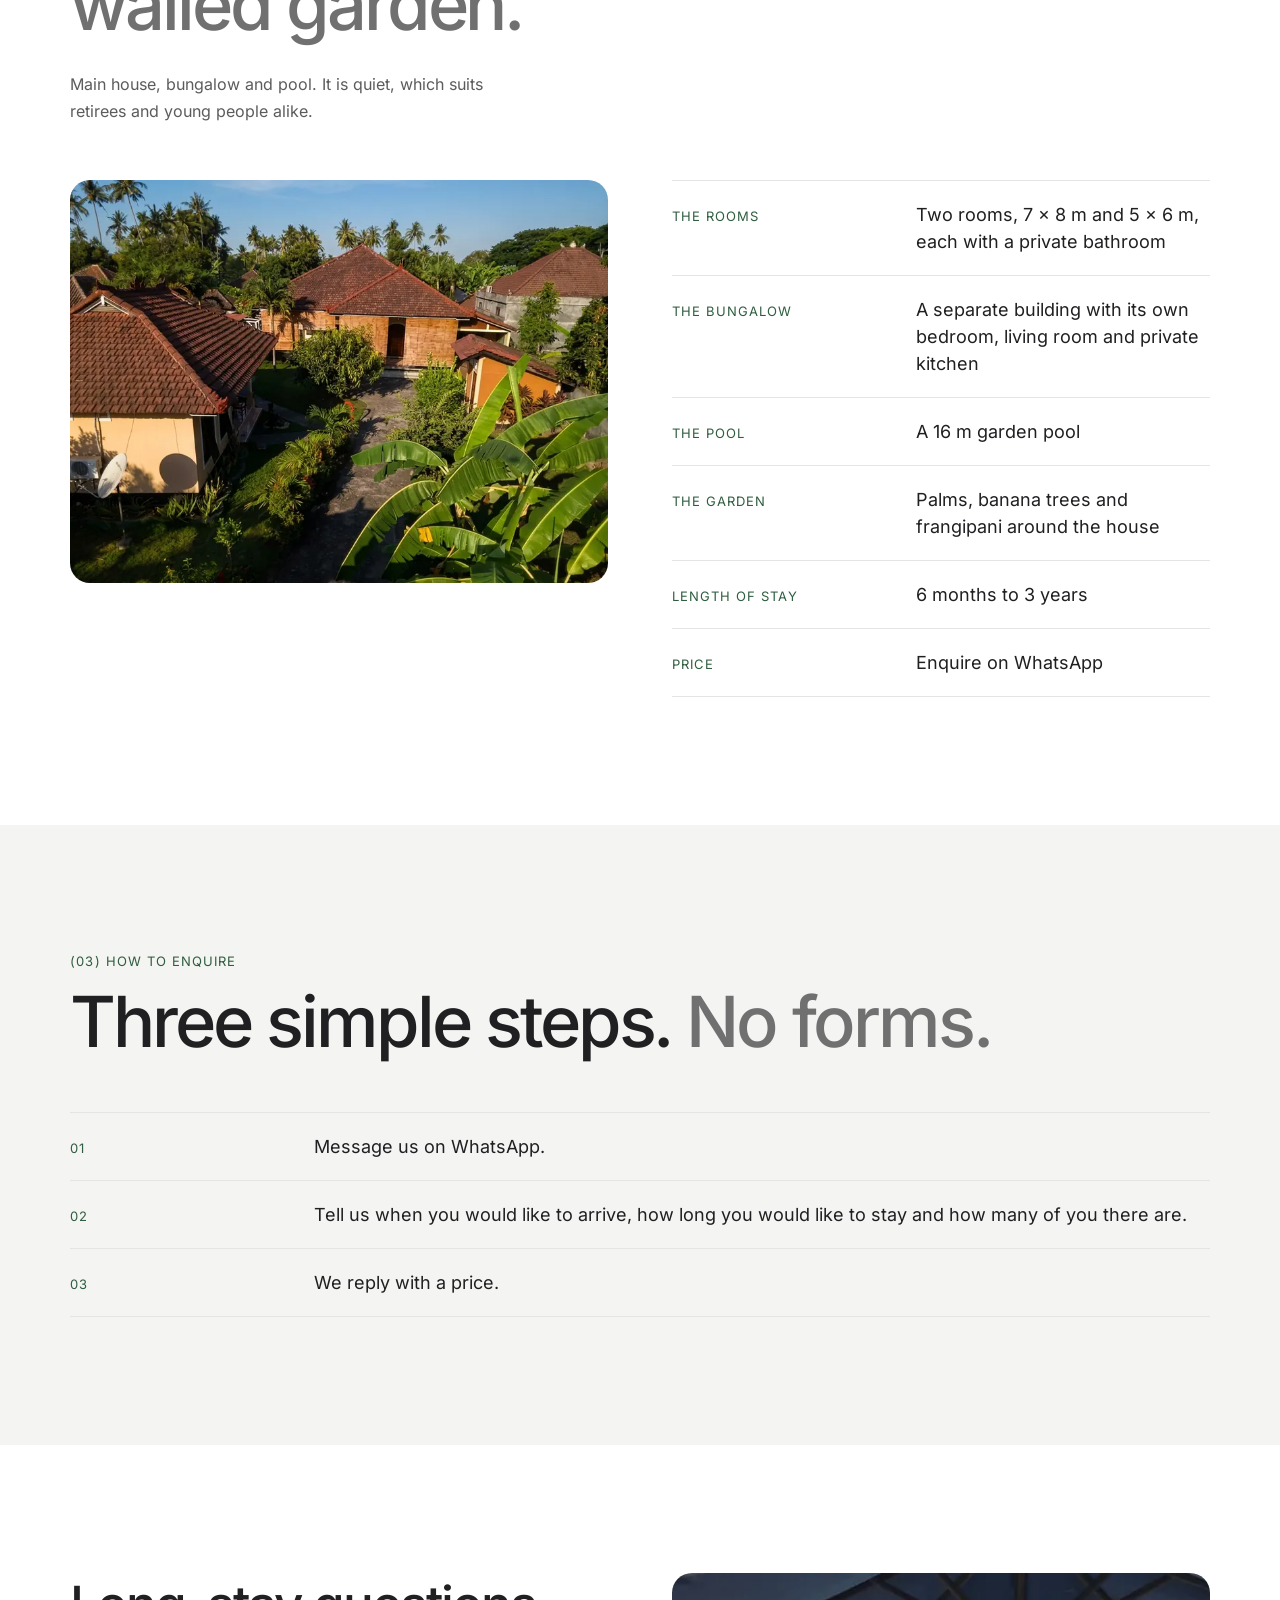
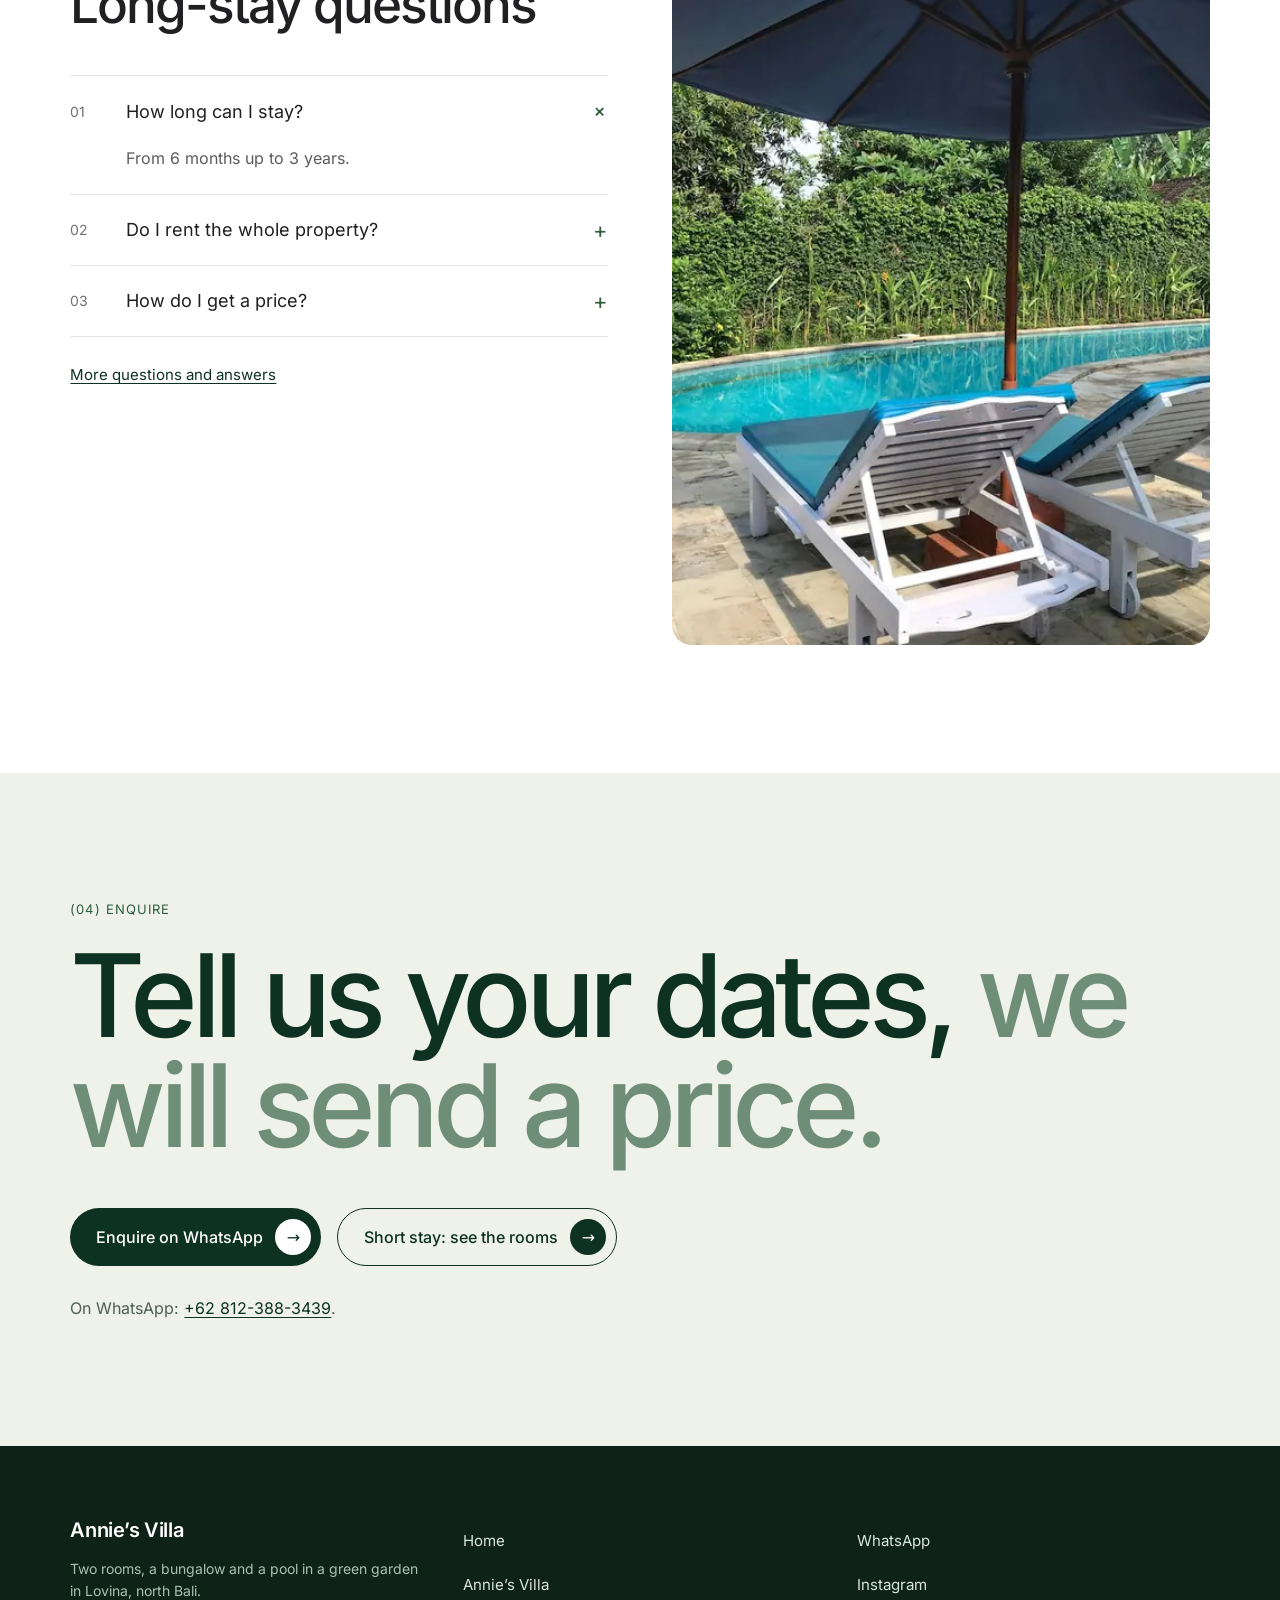
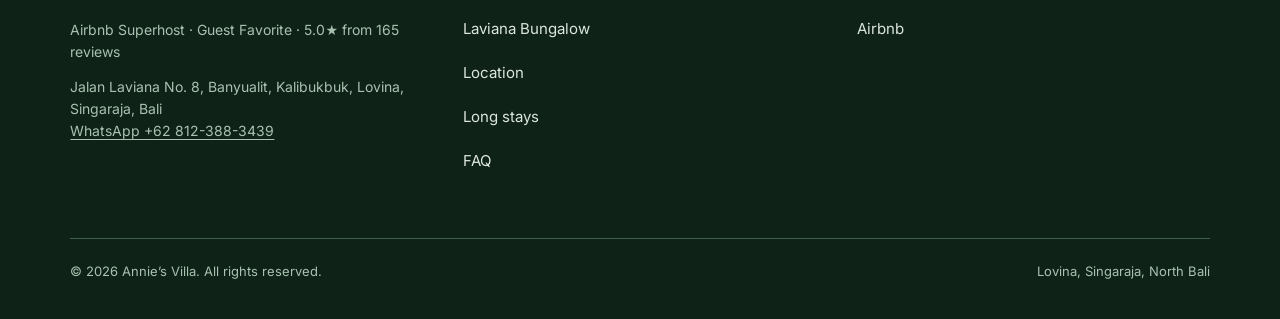
<file: site/long-term/index.html>
<!DOCTYPE html>
<html lang="en">
<head>
<meta charset="utf-8">
<meta name="viewport" content="width=device-width,initial-scale=1">
<title>Long-Term Villa Rental in Lovina — Monthly &amp; Yearly Stays</title>
<meta name="description" content="Rent the whole property — two rooms, the bungalow and a 16 m pool — for 6 months to 3 years. A quiet garden base in Lovina. Enquire on WhatsApp.">
<meta name="robots" content="noindex">
<link rel="canonical" href="https://ammaralfianmentor1985.github.io/default_designs/long-term/">
<meta name="theme-color" content="#0E3221">
<link rel="icon" href="../favicon.svg" type="image/svg+xml">
<link rel="icon" href="../favicon.ico" sizes="32x32">
<link rel="apple-touch-icon" href="../apple-touch-icon.png">
<meta property="og:type" content="website">
<meta property="og:site_name" content="Annie's Villa Lovina">
<meta property="og:locale" content="en_GB">
<meta property="og:title" content="Long-Term Villa Rental in Lovina — Monthly &amp; Yearly Stays">
<meta property="og:description" content="Rent the whole property — two rooms, the bungalow and a 16 m pool — for 6 months to 3 years. A quiet garden base in Lovina. Enquire on WhatsApp.">
<meta property="og:url" content="https://ammaralfianmentor1985.github.io/default_designs/long-term/">
<meta property="og:image" content="https://ammaralfianmentor1985.github.io/default_designs/images/og-annies-villa-lovina-1200.jpg">
<meta property="og:image:width" content="1200">
<meta property="og:image:height" content="630">
<meta property="og:image:alt" content="Pool at dusk at Annie’s Villa in Lovina, with the lit pavilion behind it">
<meta name="twitter:card" content="summary_large_image">
<meta name="twitter:title" content="Long-Term Villa Rental in Lovina — Monthly &amp; Yearly Stays">
<meta name="twitter:description" content="Rent the whole property — two rooms, the bungalow and a 16 m pool — for 6 months to 3 years. A quiet garden base in Lovina. Enquire on WhatsApp.">
<meta name="twitter:image" content="https://ammaralfianmentor1985.github.io/default_designs/images/og-annies-villa-lovina-1200.jpg">
<link rel="preload" href="../assets/fonts/inter-latin-var.woff2" as="font" type="font/woff2" crossorigin>
<link rel="stylesheet" href="../assets/css/site.css?v=3e787261">
<script type="application/ld+json">{"@context":"https://schema.org","@type":"Accommodation","@id":"https://ammaralfianmentor1985.github.io/default_designs/long-term/#accommodation","name":"Annie's Villa — whole property for long stays","description":"The whole property at Annie's Villa in Lovina, North Bali, for stays of 6 months to 3 years: two rooms with private bathrooms, Laviana Bungalow with its own kitchen, and a 16 m garden pool.","url":"https://ammaralfianmentor1985.github.io/default_designs/long-term/","image":["https://ammaralfianmentor1985.github.io/default_designs/images/annies-villa-lovina-aerial-grounds-1200.jpg","https://ammaralfianmentor1985.github.io/default_designs/images/annies-villa-lovina-garden-lawn-1200.jpg","https://ammaralfianmentor1985.github.io/default_designs/images/annies-villa-lovina-pool-loungers-1200.jpg"],"containedInPlace":{"@type":"LodgingBusiness","@id":"https://ammaralfianmentor1985.github.io/default_designs/#lodging","name":"Annie's Villa Lovina","url":"https://ammaralfianmentor1985.github.io/default_designs/","address":{"@type":"PostalAddress","streetAddress":"Jalan Laviana No. 8, Banyualit, Kalibukbuk","addressLocality":"Lovina, Singaraja","addressRegion":"Bali","postalCode":"81152","addressCountry":"ID"},"telephone":"+62-812-388-3439"},"amenityFeature":[{"@type":"LocationFeatureSpecification","name":"Garden pool (16 m)","value":true},{"@type":"LocationFeatureSpecification","name":"Private bathroom in each room","value":true},{"@type":"LocationFeatureSpecification","name":"Private kitchen in the bungalow","value":true}]}</script>
</head>
<body>
<a class="skip" href="#main">Skip to content</a>
<div class="page">
<nav class="nav" aria-label="Main">
  <a class="nav__brand" href="../">Annie’s Villa</a>
  <div class="nav__links"><a class="navlink" href="../annies-villa/">Annie’s Villa</a><a class="navlink" href="../laviana-bungalow/">Laviana Bungalow</a><a class="navlink" href="../location/">Location</a><a class="navlink" href="../long-term/" aria-current="page">Long stays</a><a class="navlink" href="../faq/">FAQ</a></div>
  <a class="pill pill--dark pill--sm" href="https://wa.me/628123883439?text=Hello%20Annie%E2%80%99s%20Villa%2C%20I%20would%20like%20to%20check%20availability." target="_blank" rel="noopener"><span class="long">Check availability</span><span class="short">Book</span> <span class="disc" aria-hidden="true">→</span></a>
</nav>
<main id="main">
<section id="top" class="hero hero--page">
  <div class="hero__slide hero__slide--solo"><picture><source type="image/webp" srcset="../images/annies-villa-lovina-garden-lawn-480.webp 480w, ../images/annies-villa-lovina-garden-lawn-800.webp 800w, ../images/annies-villa-lovina-garden-lawn-1040.webp 1040w, ../images/annies-villa-lovina-garden-lawn-1200.webp 1200w" sizes="100vw"><img src="../images/annies-villa-lovina-garden-lawn-800.jpg" srcset="../images/annies-villa-lovina-garden-lawn-800.jpg 800w, ../images/annies-villa-lovina-garden-lawn-1200.jpg 1200w" sizes="100vw" width="1200" height="675" alt="Green garden lawn beside the villa" fetchpriority="high"></picture></div>
  <div class="hero__shade"></div>
  <div class="hero__body">
    <p class="chip rise">Lovina · Singaraja · North Bali</p>
    <h1 class="hero__title rise rise--1">Stay longer <span class="tone--hero">in Lovina.</span></h1>
    <div class="hero__actions rise rise--2">
      <a class="pill pill--light pill--hero" href="https://wa.me/628123883439?text=Hello%20Annie%E2%80%99s%20Villa%2C%20I%20would%20like%20to%20ask%20about%20a%20long%20stay%20(6%20months%20or%20more)%20in%20the%20whole%20property.%0AStart%20date%3A%0AHow%20long%3A%0AGuests%3A" target="_blank" rel="noopener">Enquire on WhatsApp <span class="disc" aria-hidden="true">→</span></a>
      <span class="hero__note">The whole property · 6 months to 3 years</span>
    </div>
  </div>
</section>

<section class="sec sec--page intro">
  <div class="intro__side">
    <p class="eyebrow">(01) Long stays</p>
    <p class="lead lead--340">Annie’s Villa is also available as a long-term rental in Lovina. You rent the whole property.</p>
  </div>
  <p class="statement">A quiet green home near the sea, for months or years. <span class="tone">Two rooms, a bungalow and a pool, all yours.</span></p>
</section>

<section id="what-you-rent" class="sec sec--page">
  <div class="sec-head">
    <div>
      <p class="eyebrow mb-18">(02) What you rent</p>
      <h2 class="h2 h2--84">The whole property, <span class="tone">inside one walled garden.</span></h2>
    </div>
    <p class="lead">Main house, bungalow and pool. It is quiet, which suits retirees and young people alike.</p>
  </div>
  <div class="long-grid">
    <div class="zoom rounded ar-4-3 reveal"><picture><source type="image/webp" srcset="../images/annies-villa-lovina-aerial-grounds-480.webp 480w, ../images/annies-villa-lovina-aerial-grounds-800.webp 800w, ../images/annies-villa-lovina-aerial-grounds-1040.webp 1040w, ../images/annies-villa-lovina-aerial-grounds-1200.webp 1200w" sizes="(min-width:900px) 46vw, 100vw"><img src="../images/annies-villa-lovina-aerial-grounds-800.jpg" srcset="../images/annies-villa-lovina-aerial-grounds-800.jpg 800w, ../images/annies-villa-lovina-aerial-grounds-1200.jpg 1200w" sizes="(min-width:900px) 46vw, 100vw" width="1200" height="896" alt="Aerial view of the main house, bungalow and green grounds" loading="lazy"></picture></div>
    <div>
    <dl class="facts">
      <div class="facts__row"><dt>The rooms</dt><dd>Two rooms, 7 × 8 m and 5 × 6 m, each with a private bathroom</dd></div>
      <div class="facts__row"><dt>The bungalow</dt><dd>A separate building with its own bedroom, living room and private kitchen</dd></div>
      <div class="facts__row"><dt>The pool</dt><dd>A 16 m garden pool</dd></div>
      <div class="facts__row"><dt>The garden</dt><dd>Palms, banana trees and frangipani around the house</dd></div>
      <div class="facts__row"><dt>Length of stay</dt><dd>6 months to 3 years</dd></div>
      <div class="facts__row"><dt>Price</dt><dd>Enquire on WhatsApp</dd></div>
    </dl>
    </div>
  </div>
</section>

<section id="how-to-enquire" class="sec sec--md sec--soft">
  <div class="wrap">
  <div class="sec-head">
    <div>
      <p class="eyebrow mb-18">(03) How to enquire</p>
      <h2 class="h2 h2--84">Three simple steps. <span class="tone">No forms.</span></h2>
    </div>
    
  </div>
    <dl class="facts">
      <div class="facts__row"><dt>01</dt><dd>Message us on WhatsApp.</dd></div>
      <div class="facts__row"><dt>02</dt><dd>Tell us when you would like to arrive, how long you would like to stay and how many of you there are.</dd></div>
      <div class="facts__row"><dt>03</dt><dd>We reply with a price.</dd></div>
    </dl>
  </div>
</section>

<section id="questions" class="sec sec--md sec--page faq">
  <div>
    <h2 class="h2 h2--60">Long-stay questions</h2>
    <div class="faq__list">
      <details open><summary class="q"><span class="q__n">01</span><span class="q__t">How long can I stay?</span><span class="plus" aria-hidden="true">+</span></summary><p class="a">From 6 months up to 3 years.</p></details>
      <details><summary class="q"><span class="q__n">02</span><span class="q__t">Do I rent the whole property?</span><span class="plus" aria-hidden="true">+</span></summary><p class="a">Yes. Long stays are for the whole property: both rooms, the bungalow and the garden pool.</p></details>
      <details><summary class="q"><span class="q__n">03</span><span class="q__t">How do I get a price?</span><span class="plus" aria-hidden="true">+</span></summary><p class="a">Message us on WhatsApp with your dates and how many of you there are. We reply with a price.</p></details>
    </div>
    <p class="note note--grey note--tight"><a class="link" href="../faq/">More questions and answers</a></p>
  </div>
  <div class="zoom rounded ar-4-5"><picture><source type="image/webp" srcset="../images/annies-villa-lovina-pool-loungers-480.webp 480w, ../images/annies-villa-lovina-pool-loungers-800.webp 800w, ../images/annies-villa-lovina-pool-loungers-1040.webp 1040w, ../images/annies-villa-lovina-pool-loungers-1200.webp 1200w" sizes="(min-width:700px) 42vw, 100vw"><img src="../images/annies-villa-lovina-pool-loungers-800.jpg" srcset="../images/annies-villa-lovina-pool-loungers-800.jpg 800w, ../images/annies-villa-lovina-pool-loungers-1200.jpg 1200w" sizes="(min-width:700px) 42vw, 100vw" width="1200" height="900" alt="Two loungers beside the swimming pool" loading="lazy"></picture></div>
</section>

<section id="contact" class="sec sec--md sec--pale">
  <div class="wrap">
    <p class="eyebrow mb-24">(04) Enquire</p>
    <h2 class="reveal h2 h2--132">Tell us your dates, <span class="tone--sage">we will send a price.</span></h2>
    <div class="actions">
      <a class="pill pill--dark pill--lg" href="https://wa.me/628123883439?text=Hello%20Annie%E2%80%99s%20Villa%2C%20I%20would%20like%20to%20ask%20about%20a%20long%20stay%20(6%20months%20or%20more)%20in%20the%20whole%20property.%0AStart%20date%3A%0AHow%20long%3A%0AGuests%3A" target="_blank" rel="noopener">Enquire on WhatsApp <span class="disc" aria-hidden="true">→</span></a>
      <a class="pill pill--outline pill--lg" href="../annies-villa/">Short stay: see the rooms <span class="disc" aria-hidden="true">→</span></a>
    </div>
    <p class="note">On WhatsApp: <a class="link" href="https://wa.me/628123883439?text=Hello%20Annie%E2%80%99s%20Villa%2C%20I%20would%20like%20to%20ask%20about%20a%20long%20stay%20(6%20months%20or%20more)%20in%20the%20whole%20property.%0AStart%20date%3A%0AHow%20long%3A%0AGuests%3A" target="_blank" rel="noopener">+62 812-388-3439</a>.</p>
  </div>
</section>
</main>
<footer class="footer">
  <div class="footer__grid">
    <div>
      <div class="footer__brand">Annie’s Villa</div>
      <p class="footer__blurb">Two rooms, a bungalow and a pool in a green garden in Lovina, north Bali.</p>
      <p class="footer__blurb">Airbnb Superhost · Guest Favorite · 5.0★ from 165 reviews</p>
      <address class="footer__address">Jalan Laviana No. 8, Banyualit, Kalibukbuk, Lovina, Singaraja, Bali<br><a href="https://wa.me/628123883439?text=Hello%20Annie%E2%80%99s%20Villa%2C%20I%20would%20like%20to%20check%20availability." target="_blank" rel="noopener">WhatsApp +62 812-388-3439</a></address>
    </div>
    <div class="footlinks"><a href="../">Home</a><a href="../annies-villa/">Annie’s Villa</a><a href="../laviana-bungalow/">Laviana Bungalow</a><a href="../location/">Location</a><a href="../long-term/">Long stays</a><a href="../faq/">FAQ</a></div>
    <div class="footlinks"><a href="https://wa.me/628123883439?text=Hello%20Annie%E2%80%99s%20Villa%2C%20I%20would%20like%20to%20check%20availability." target="_blank" rel="noopener">WhatsApp</a><a href="https://www.instagram.com/laviana_bungalow" target="_blank" rel="noopener">Instagram</a><a href="https://www.airbnb.com/users/profile/1463271766396267063" target="_blank" rel="noopener">Airbnb</a></div>
  </div>
  <div class="footer__bottom">
    <span>© 2026 Annie’s Villa. All rights reserved.</span>
    <span>Lovina, Singaraja, North Bali</span>
  </div>
</footer>
</div>
</body>
</html>
</file>
<file: site/assets/css/site.css>
/* Annie's Villa — site stylesheet.
   Every value comes from the approved landing-page design (design/annies-villa-landing-page.html).
   The design used inline styles; they are named classes here so every page uses the same components.
   Source of truth: site-src/css/site.css  ->  built to site/assets/css/site.css by site-src/build.mjs */

/* Inter, latin subset, variable weight. Self-hosted: no request to Google Fonts. */
@font-face{font-family:Inter;font-style:normal;font-weight:100 900;font-display:swap;src:url(../fonts/inter-latin-var.woff2) format("woff2");unicode-range:U+0000-00FF,U+0131,U+0152-0153,U+02BB-02BC,U+02C6,U+02DA,U+02DC,U+0304,U+0308,U+0329,U+2000-206F,U+20AC,U+2122,U+2191,U+2193,U+2212,U+2215,U+FEFF,U+FFFD}

:root{
  --px:clamp(16px,5.5vw,80px);
  --py:clamp(72px,10vw,150px);
  --py-md:clamp(72px,10vw,140px);
  --green:#0E3221;
  --green-deep:#0E2218;
  --label:#2F5D3F;
  --ink:#201F22;
  --muted:#5C5C5C;
  --grey:#707070;
  --line:#E4E4E2;
  --pale:#EEF2E9;
  --soft:#F4F4F2;
  --sage:#6E8E78;
  --mist:#A9C2B0;
  --hero-tone:#CFE0C6;
  --stat-cap:#4B5F52;
  --on-dark:#DCE6DF;
  --on-dark-cap:#C9D8CD;
  --hair-dark:#3F5D4B;
  --hair-pale:#C9D5C2;
}

/* ---------- base ---------- */
html{scroll-behavior:smooth}
body{margin:0;background:#FFFFFF}
a{color:inherit;text-decoration:none}
img{display:block;width:100%;height:100%;object-fit:cover}
picture{display:contents}
h1,h2,h3,p,figure,dl,dd{margin:0}
section[id]{scroll-margin-top:84px}
.page{font-family:Inter,system-ui,sans-serif;color:var(--ink);background:#FFFFFF;width:100%;box-sizing:border-box;overflow-x:clip}
.skip{position:absolute;left:16px;top:-80px;z-index:50;background:var(--green);color:#FFFFFF;padding:12px 18px;border-radius:999px;font-size:15px}
.skip:focus{top:12px}

/* ---------- navigation ---------- */
.nav{position:sticky;top:0;z-index:20;display:flex;align-items:center;justify-content:space-between;gap:20px;padding:18px var(--px);box-sizing:border-box;background:rgba(255,255,255,.92);-webkit-backdrop-filter:blur(10px);backdrop-filter:blur(10px);border-bottom:1px solid var(--line)}
.nav__brand{padding:10px 0;font-size:20px;font-weight:600;letter-spacing:-0.02em;color:var(--green)}
.nav__links{display:flex;gap:30px;font-size:15px;color:var(--muted)}
.navlink{position:relative;padding:13px 0}
.navlink:after{content:"";position:absolute;left:0;bottom:9px;height:1px;width:100%;background:var(--green);transform:scaleX(0);transform-origin:left;transition:transform .3s ease}
.navlink[aria-current="page"]{color:var(--green)}
.navlink[aria-current="page"]:after{transform:scaleX(1)}
.short{display:none}

/* ---------- pills ---------- */
.pill{display:inline-flex;align-items:center;gap:12px;border-radius:999px;font-weight:500;transition:gap .25s ease,opacity .2s ease}
.pill .disc{display:inline-flex;align-items:center;justify-content:center;border-radius:50%;transition:transform .25s ease}
.pill--dark{background:var(--green);color:#FFFFFF}
.pill--dark .disc{background:#FFFFFF;color:var(--green)}
.pill--light{background:#FFFFFF;color:var(--green)}
.pill--light .disc{background:var(--green);color:#FFFFFF}
.pill--outline{border:1px solid var(--green);color:var(--green)}
.pill--outline .disc{background:var(--green);color:#FFFFFF}
.pill--sm{padding:8px 8px 8px 22px;font-size:14px;white-space:nowrap}
.pill--sm .disc{width:30px;height:30px}
.pill--md{margin-top:6px;align-self:flex-start;padding:8px 8px 8px 20px;font-size:14px}
.pill--md .disc{width:28px;height:28px}
.pill--hero{padding:10px 10px 10px 26px;font-size:16px}
.pill--hero .disc{width:34px;height:34px}
.pill--lg{padding:10px 10px 10px 26px;font-size:16px}
.pill--lg .disc{width:36px;height:36px}

/* ---------- hero ---------- */
.hero{position:relative;height:min(92vh,900px);min-height:620px;background:var(--green);overflow:hidden;color:#FFFFFF}
.hero__slide{position:absolute;inset:0;opacity:0;animation:heroFade 24s infinite}
.hero__slide img{animation:kb 24s infinite ease-in-out}
.hero__slide:nth-child(1),.hero__slide:nth-child(1) img{animation-delay:0s}
.hero__slide:nth-child(2),.hero__slide:nth-child(2) img{animation-delay:6s}
.hero__slide:nth-child(3),.hero__slide:nth-child(3) img{animation-delay:12s}
.hero__slide:nth-child(4),.hero__slide:nth-child(4) img{animation-delay:18s}
.hero__slide--solo{opacity:1;animation:none}
.hero__slide--solo img{animation:none}
.hero--page{height:min(78vh,760px);min-height:520px}
.hero__shade{position:absolute;inset:0;background:linear-gradient(180deg,rgba(10,26,19,.3) 0%,rgba(10,26,19,.24) 40%,rgba(10,26,19,.66) 100%)}
.hero__body{position:absolute;left:var(--px);right:var(--px);bottom:72px}
.chip{display:inline-block;border:1px solid rgba(255,255,255,.55);border-radius:999px;padding:7px 16px;font-size:13px;letter-spacing:.08em;text-transform:uppercase;margin:0 0 22px}
.hero__title{font-size:clamp(46px,9vw,132px);line-height:.92;font-weight:500;letter-spacing:-0.045em;max-width:1150px}
.hero__actions{display:flex;gap:16px;flex-wrap:wrap;margin-top:40px;align-items:center}
.hero__note{font-size:14px;color:var(--line)}
@keyframes heroFade{0%{opacity:0}4%{opacity:1}25%{opacity:1}29%{opacity:0}100%{opacity:0}}
@keyframes kb{0%{transform:scale(1)}29%{transform:scale(1.09)}100%{transform:scale(1.09)}}
.rise{animation:rise .9s cubic-bezier(.2,.7,.2,1) both}
.rise--1{animation-delay:.15s}
.rise--2{animation-delay:.3s}
@keyframes rise{from{opacity:0;transform:translateY(28px)}to{opacity:1;transform:none}}
@supports (animation-timeline: view()){
  .reveal{animation:rise linear both;animation-timeline:view();animation-range:entry 0% entry 45%}
}

/* ---------- sections ---------- */
.sec{padding:var(--py) var(--px);box-sizing:border-box}
.sec--md{padding-top:var(--py-md);padding-bottom:var(--py-md)}
.sec--page{max-width:1440px;margin:0 auto}
.sec--pale{background:var(--pale)}
.sec--soft{background:var(--soft)}
.sec--dark{background:var(--green);color:#FFFFFF}
.sec--flush{padding-right:0}
.sec--tail{padding-top:0}
.wrap{max-width:1440px;margin:0 auto}
.wrap--1280{max-width:1280px;margin:0 auto}
.sec-head{display:flex;justify-content:space-between;align-items:flex-end;gap:32px;flex-wrap:wrap;margin-bottom:56px}
.sec-head--flush{padding-right:var(--px)}

/* ---------- type ---------- */
.eyebrow{font-size:13px;letter-spacing:.08em;text-transform:uppercase;color:var(--label)}
.eyebrow--dark{color:var(--mist)}
.eyebrow--card{letter-spacing:.06em}
.mb-18{margin-bottom:18px}
.mb-20{margin-bottom:20px}
.mb-24{margin-bottom:24px}
.lead{font-size:16px;line-height:1.65;color:var(--muted);max-width:420px}
.lead--340{max-width:340px}
.lead--480{max-width:480px}
.h2{font-weight:500}
.h2--84{font-size:clamp(40px,5.5vw,84px);line-height:.98;letter-spacing:-0.045em}
.h2--96{margin-bottom:64px;font-size:clamp(38px,6vw,96px);line-height:.98;letter-spacing:-0.045em;max-width:1100px}
.h2--76{margin-bottom:64px;font-size:clamp(36px,5.2vw,76px);line-height:1.02;letter-spacing:-0.04em;max-width:1000px}
.h2--64{margin-bottom:28px;font-size:clamp(36px,4.6vw,64px);line-height:1.03;letter-spacing:-0.04em}
.h2--60{margin-bottom:40px;font-size:clamp(36px,4vw,60px);letter-spacing:-0.04em}
.h2--132{margin-bottom:48px;font-size:clamp(48px,9vw,132px);line-height:.95;letter-spacing:-0.055em;color:var(--green)}
.statement{font-size:clamp(32px,4.4vw,62px);line-height:1.06;letter-spacing:-0.035em;font-weight:500}
.tone{color:var(--grey)}
.tone--sage{color:var(--sage)}
.tone--mist{color:var(--mist)}
.tone--hero{color:var(--hero-tone)}
.note{margin-top:32px;font-size:16px;color:var(--stat-cap);max-width:640px}
.note--grey{margin-top:40px;font-size:15px;color:var(--grey);max-width:none}
.note--tight{margin-top:28px}
.link{color:var(--green);text-decoration:underline;text-decoration-thickness:1px;text-underline-offset:3px}
.sec--dark .link{color:#FFFFFF}

/* ---------- intro ---------- */
.intro{display:grid;grid-template-columns:repeat(auto-fit,minmax(min(280px,100%),1fr));gap:48px}
.intro__side{display:flex;flex-direction:column;justify-content:space-between;gap:48px}

/* ---------- marquee ---------- */
.marquee-band{background:var(--green);color:#EAF1E4;padding:26px 0;overflow:hidden}
.marquee{display:flex;width:max-content;animation:slide 40s linear infinite;font-size:clamp(28px,4vw,54px);letter-spacing:-0.03em;font-weight:500;white-space:nowrap}
.marquee:hover{animation-play-state:paused}
.marquee span{padding-right:40px}
@keyframes slide{from{transform:translateX(0)}to{transform:translateX(-50%)}}

/* ---------- stays rail and cards ---------- */
.rail{display:flex;gap:24px;overflow-x:auto;scroll-snap-type:x mandatory;padding-top:8px;margin-top:-8px;padding-bottom:20px;padding-right:var(--px);scrollbar-width:thin;scrollbar-color:var(--green) var(--line)}
.rail>*{scroll-snap-align:start;flex:0 0 min(420px,82vw)}
.card{background:#fff;border:1px solid var(--line);border-radius:20px;overflow:hidden;transition:transform .4s ease,border-color .3s ease}
.card__body{padding:24px 24px 28px;display:flex;flex-direction:column;gap:12px}
.card__title{font-size:28px;letter-spacing:-0.02em;font-weight:500}
.card__title a:hover{text-decoration:underline;text-decoration-thickness:1px;text-underline-offset:4px}
.card__text{font-size:16px;line-height:1.6;color:var(--muted)}
.card__price{font-size:16px}

/* ---------- images ---------- */
.zoom{overflow:hidden}
.rounded{border-radius:20px}
.ar-4-3{aspect-ratio:4/3}
.ar-4-5{aspect-ratio:4/5}
.ar-3-4{aspect-ratio:3/4}
.ar-1-1{aspect-ratio:1/1}
.ar-16-9{aspect-ratio:16/9}
.ar-16-11{aspect-ratio:16/11}
.fig__cap{margin-top:14px;font-size:18px;font-weight:600}
.fig__cap--16{font-size:16px;font-weight:400}
.fig__cap--15{font-size:15px;font-weight:400;color:var(--muted)}
.figs{display:grid;grid-template-columns:repeat(auto-fit,minmax(min(260px,100%),1fr));gap:24px}
.figs--230{grid-template-columns:repeat(auto-fit,minmax(min(230px,100%),1fr))}
.figs__drop{margin-top:48px}

/* ---------- garden ---------- */
.garden-grid{display:grid;grid-template-columns:repeat(12,1fr);gap:20px}
.garden-grid__main{grid-column:span 7;min-width:0}
.garden-grid__side{grid-column:span 5;display:grid;gap:20px;min-width:0}
.stats{display:grid;grid-template-columns:repeat(auto-fit,minmax(min(220px,100%),1fr));gap:40px;margin-top:64px;padding-top:40px;border-top:1px solid var(--hair-pale)}
.stat__n{font-size:clamp(44px,5vw,72px);letter-spacing:-0.04em;font-weight:500;color:var(--green)}
.stat__c{margin-top:8px;font-size:15px;color:var(--stat-cap)}

/* ---------- promise (dark band) ---------- */
.stats--dark{margin-top:0;padding-top:0;border-top:0;grid-template-columns:repeat(auto-fit,minmax(min(240px,100%),1fr))}
.stats--dark .stat__n{font-size:clamp(52px,6.5vw,96px);letter-spacing:-0.045em;color:inherit}
.stats--dark .stat__c{margin-top:12px;color:var(--on-dark-cap)}
.promise{display:grid;grid-template-columns:repeat(auto-fit,minmax(min(280px,100%),1fr));gap:40px;margin-top:80px;padding-top:40px;border-top:1px solid var(--hair-dark)}
.promise p{font-size:17px;line-height:1.6;color:var(--on-dark)}

/* ---------- rooms / split ---------- */
.rooms-lead{margin-bottom:72px}
.split{display:grid;grid-template-columns:repeat(auto-fit,minmax(min(280px,100%),1fr));gap:64px;align-items:center}
.duo{display:grid;grid-template-columns:1fr 1fr;gap:20px}
.duo__drop{margin-top:40px}

/* ---------- FAQ ---------- */
.faq{display:grid;grid-template-columns:repeat(auto-fit,minmax(min(300px,100%),1fr));gap:64px;align-items:start}
.faq__list{border-top:1px solid var(--line)}
details{border-bottom:1px solid var(--line)}
details>summary{list-style:none;cursor:pointer}
details>summary::-webkit-details-marker{display:none}
.q{display:flex;gap:24px;padding:22px 0;align-items:center}
.q__n{font-size:14px;color:var(--grey);min-width:32px}
.q__t{flex:1;font-size:18px}
.plus{font-size:22px;color:var(--label);transition:transform .3s ease}
details[open] .plus{transform:rotate(45deg)}
.a{margin:0 0 0 56px;padding:0 0 22px;font-size:16px;line-height:1.6;color:var(--muted)}

/* ---------- inner pages: split blocks, activity figures ---------- */
.stack{display:grid;gap:clamp(56px,7vw,104px)}
.long-grid{display:grid;grid-template-columns:repeat(auto-fit,minmax(min(320px,100%),1fr));gap:64px;align-items:start}
.split__price{margin-top:20px;font-size:16px}
.split__cta{margin-top:20px}
.split--unit .h2--64{margin-bottom:20px}
.split--unit .eyebrow{margin-bottom:16px}
.fig__text{margin-top:6px;font-size:16px;font-weight:400;line-height:1.6;color:var(--muted)}
.fig__cap--tight{margin-top:14px}
.fig__h{margin:0;font-size:inherit;font-weight:inherit}
.page-head{padding-top:clamp(56px,7vw,104px);padding-bottom:var(--py-md)}
.page-head .h2--84{font-size:clamp(44px,7vw,112px);line-height:.96;letter-spacing:-0.05em}
.address{font-style:normal}

/* ---------- facts list (inner pages) ---------- */
.facts{border-top:1px solid var(--line)}
.facts__row{display:grid;grid-template-columns:minmax(120px,220px) 1fr;gap:24px;padding:20px 0;border-bottom:1px solid var(--line);align-items:baseline}
.facts__row dt{font-size:13px;letter-spacing:.08em;text-transform:uppercase;color:var(--label)}
.facts__row dd{font-size:18px;line-height:1.5}
.sec--dark .facts,.sec--dark .facts__row{border-color:var(--hair-dark)}
.sec--dark .facts__row dt{color:var(--mist)}

/* ---------- contact band ---------- */
.actions{display:flex;gap:16px;flex-wrap:wrap}

/* ---------- footer ---------- */
.footer{background:var(--green-deep);color:#FFFFFF;padding:72px var(--px) 40px;box-sizing:border-box}
.footer__grid{max-width:1280px;margin:0 auto;display:grid;grid-template-columns:repeat(auto-fit,minmax(min(180px,100%),1fr));gap:40px}
.footer__brand{font-size:20px;font-weight:600;letter-spacing:-0.02em}
.footer__blurb{margin-top:16px;font-size:14px;line-height:1.6;color:var(--mist)}
.footer__address{margin-top:12px;font-style:normal;font-size:14px;line-height:1.6;color:var(--mist)}
.footer__address a{text-decoration:underline;text-decoration-thickness:1px;text-underline-offset:3px}
.footlinks{display:flex;flex-direction:column;font-size:15px;color:var(--on-dark)}
.footlinks a{display:flex;align-items:center;min-height:44px}
.footer__bottom{max-width:1280px;margin:56px auto 0;padding-top:24px;border-top:1px solid var(--hair-dark);display:flex;justify-content:space-between;flex-wrap:wrap;gap:16px;font-size:13px;color:var(--mist)}

/* ---------- hover effects only where there is a mouse, so they do not stick after a tap ---------- */
@media (hover:hover) and (pointer:fine){
  .pill:hover{gap:18px;opacity:.88}
  .pill:hover .disc{transform:rotate(-45deg)}
  .navlink:hover:after{transform:scaleX(1)}
  .zoom img{transition:transform 1.2s cubic-bezier(.2,.7,.2,1)}
  .zoom:hover img{transform:scale(1.06)}
  .card:hover{transform:translateY(-6px);border-color:var(--green)}
}

/* ---------- laptops and desktops: all four stays in one row, nothing cut off ---------- */
@media (min-width:1200px){
  .rail{display:grid;grid-template-columns:repeat(4,minmax(0,1fr));overflow:visible;padding-bottom:0}
  .rail>.card{display:flex;flex-direction:column}
  .rail>.card>div:last-child{flex:1}
  .rail>.card .pill{margin-top:auto}
  .rail-hint{display:none}
}

/* ---------- tablets and phones: the menu bar keeps only the name and the booking button ---------- */
@media (max-width:1000px){
  .nav__links{display:none}
}
@media (min-width:720px){
  .split--reverse>:first-child{order:2}
}
@media (max-width:760px){
  .garden-grid{grid-template-columns:1fr}
  .garden-grid__main,.garden-grid__side{grid-column:auto}
  .facts__row{grid-template-columns:1fr;gap:6px}
}
@media (max-width:420px){
  .long{display:none}
  .short{display:inline}
}

@media (prefers-reduced-motion:reduce){
  html{scroll-behavior:auto}
  .hero__slide,.hero__slide img,.marquee,.rise,.reveal{animation:none!important}
  .hero__slide:first-child{opacity:1}
}
</file>
